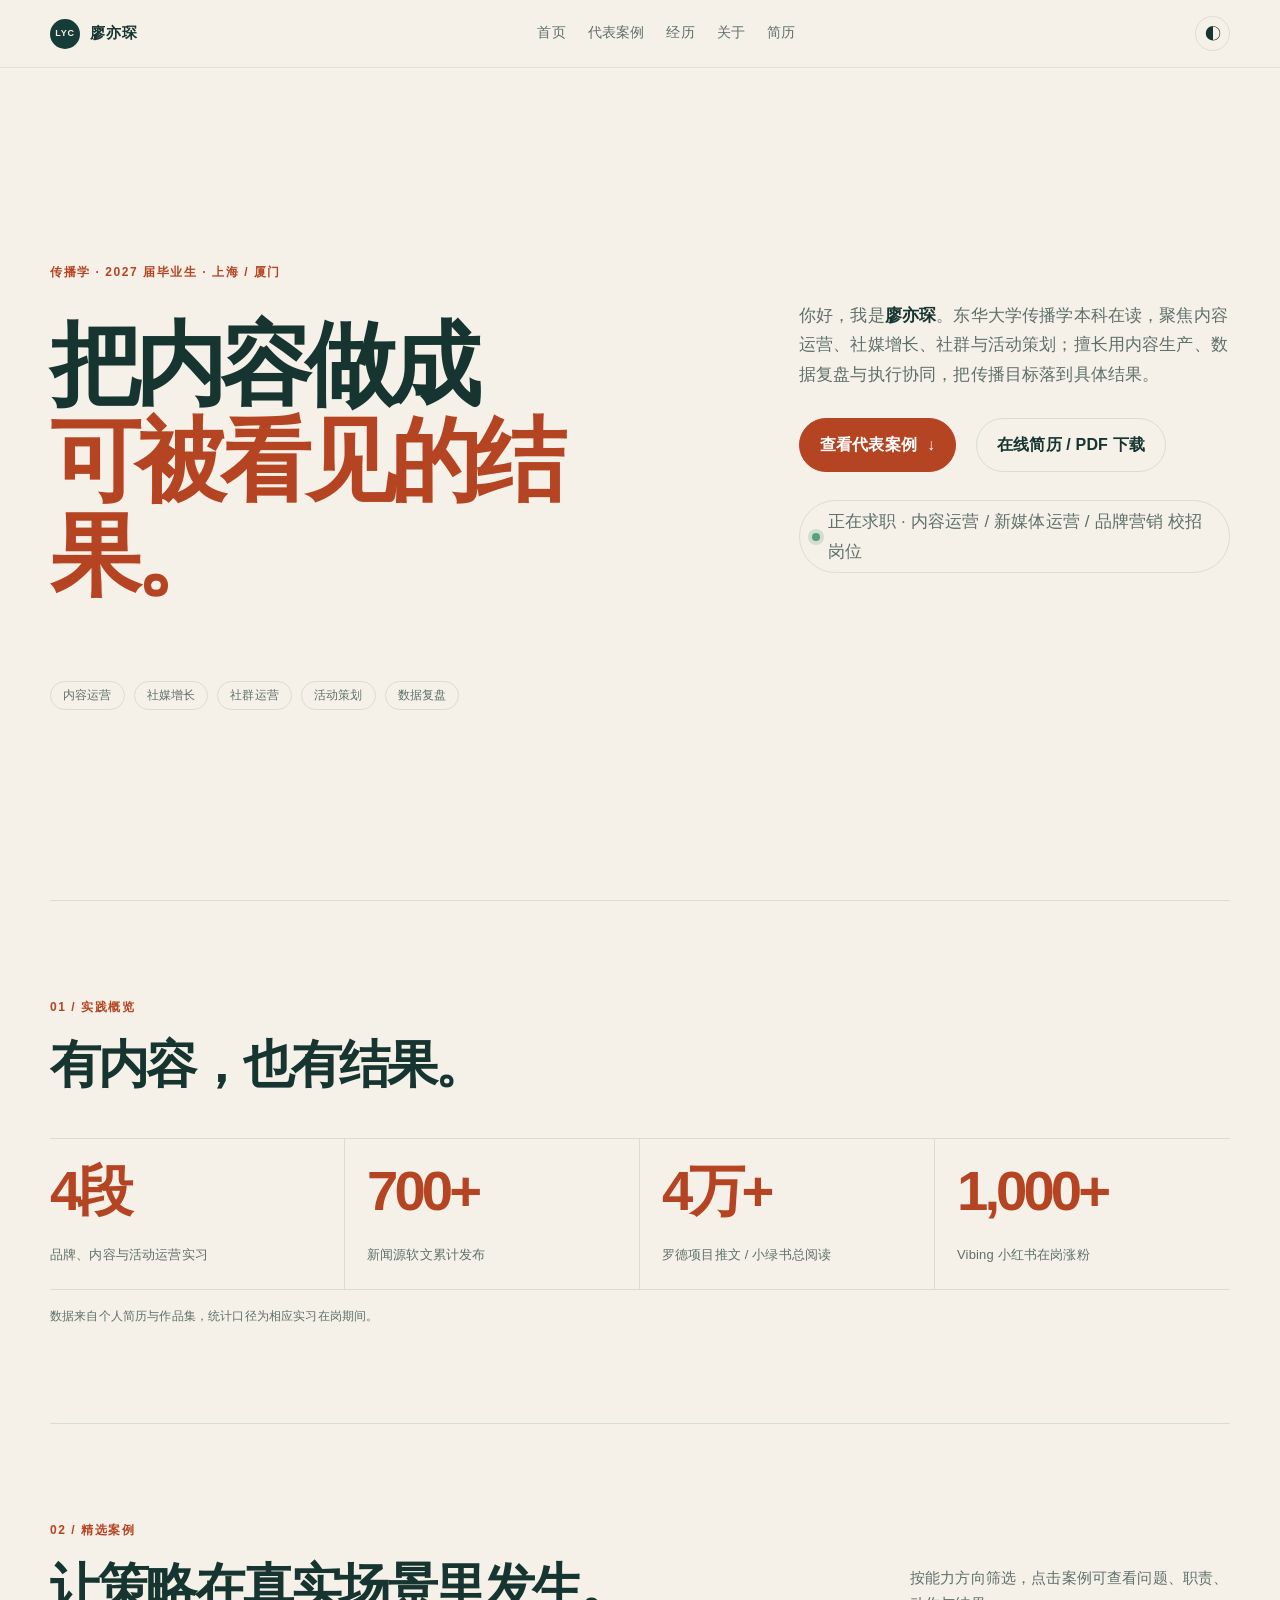
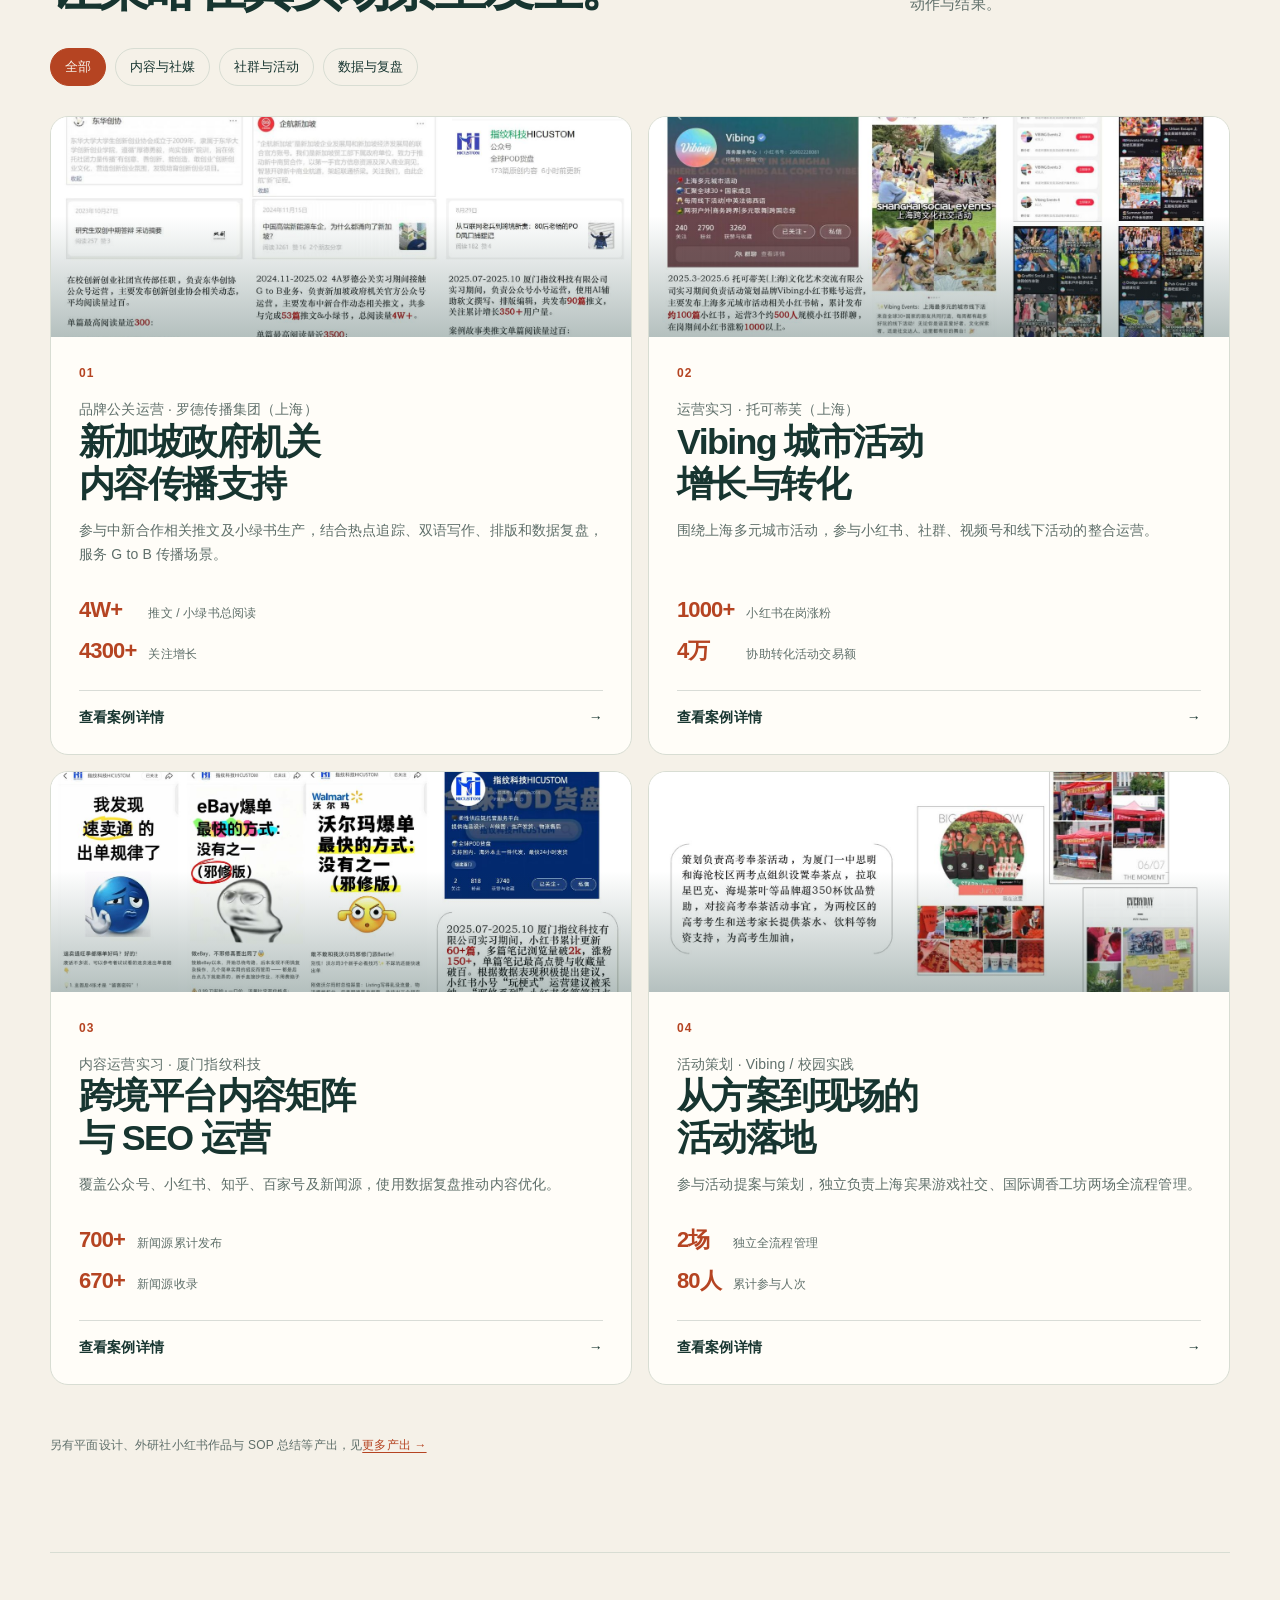
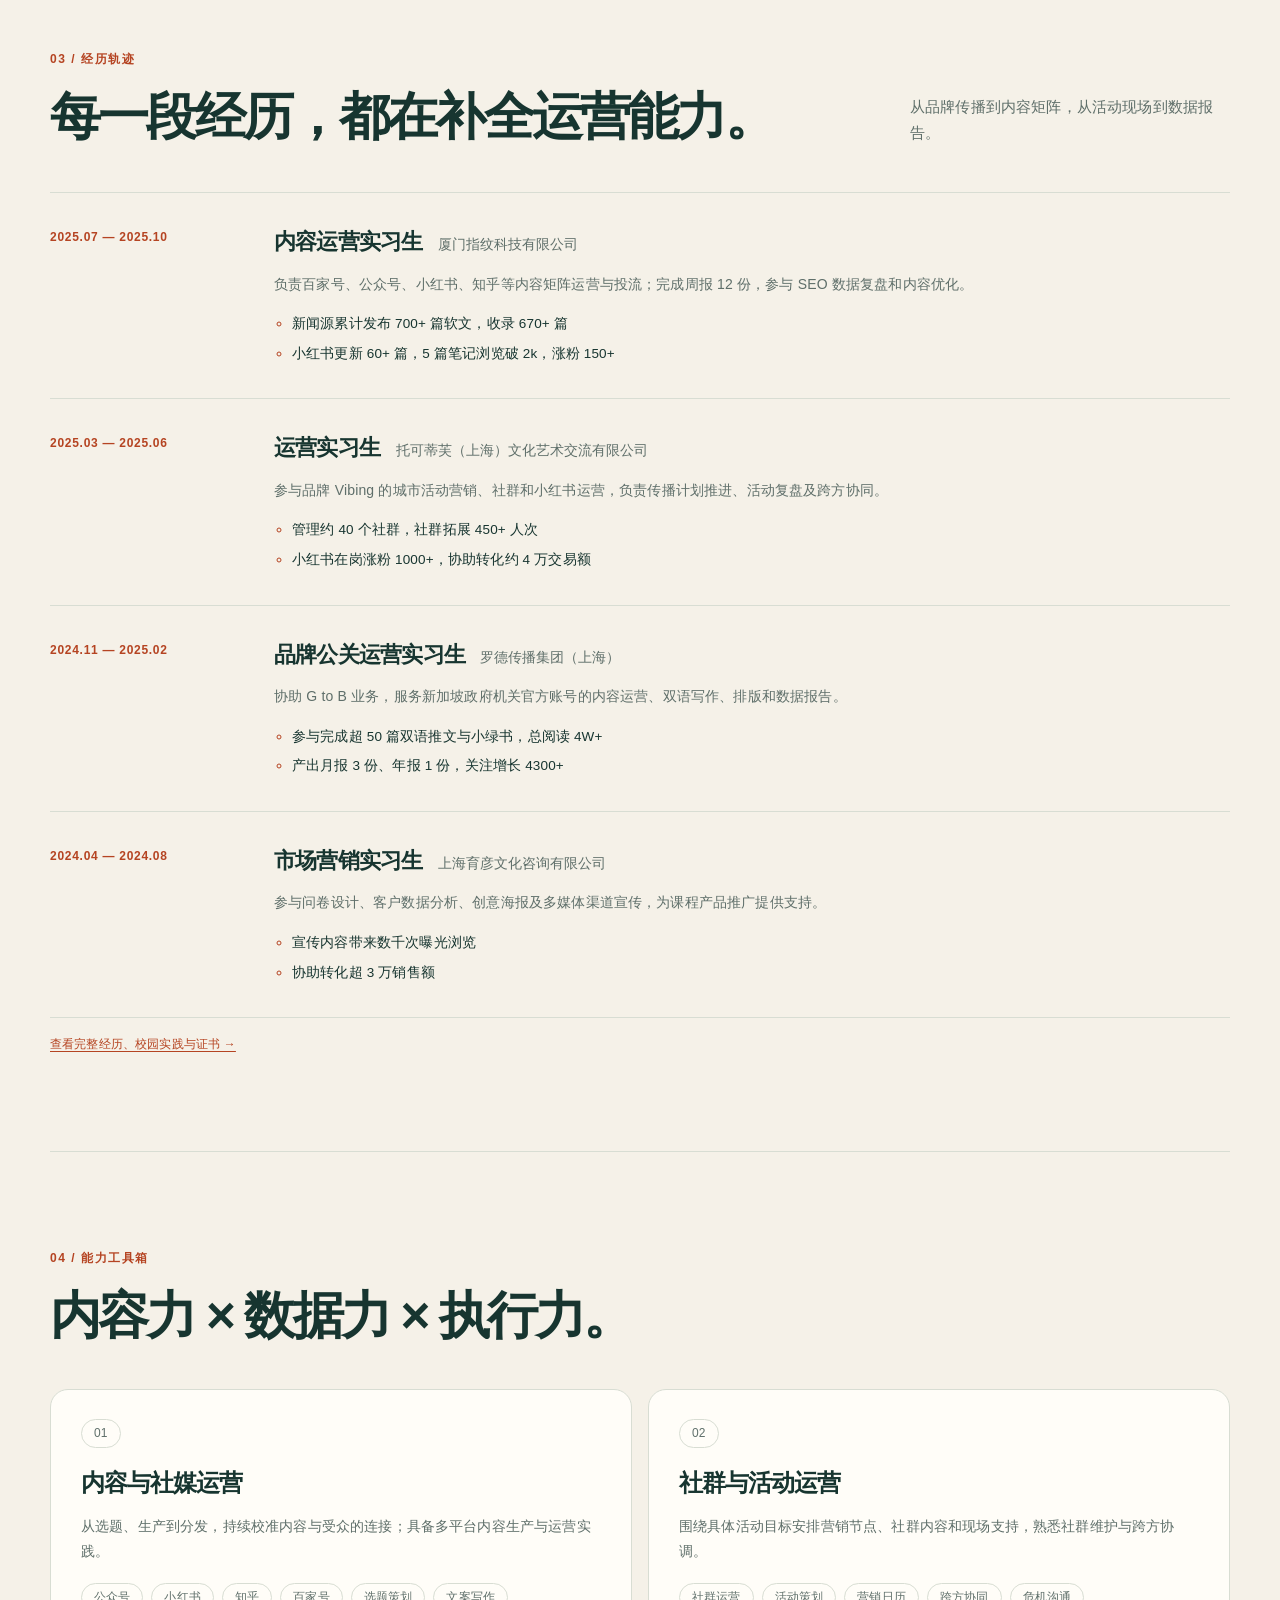
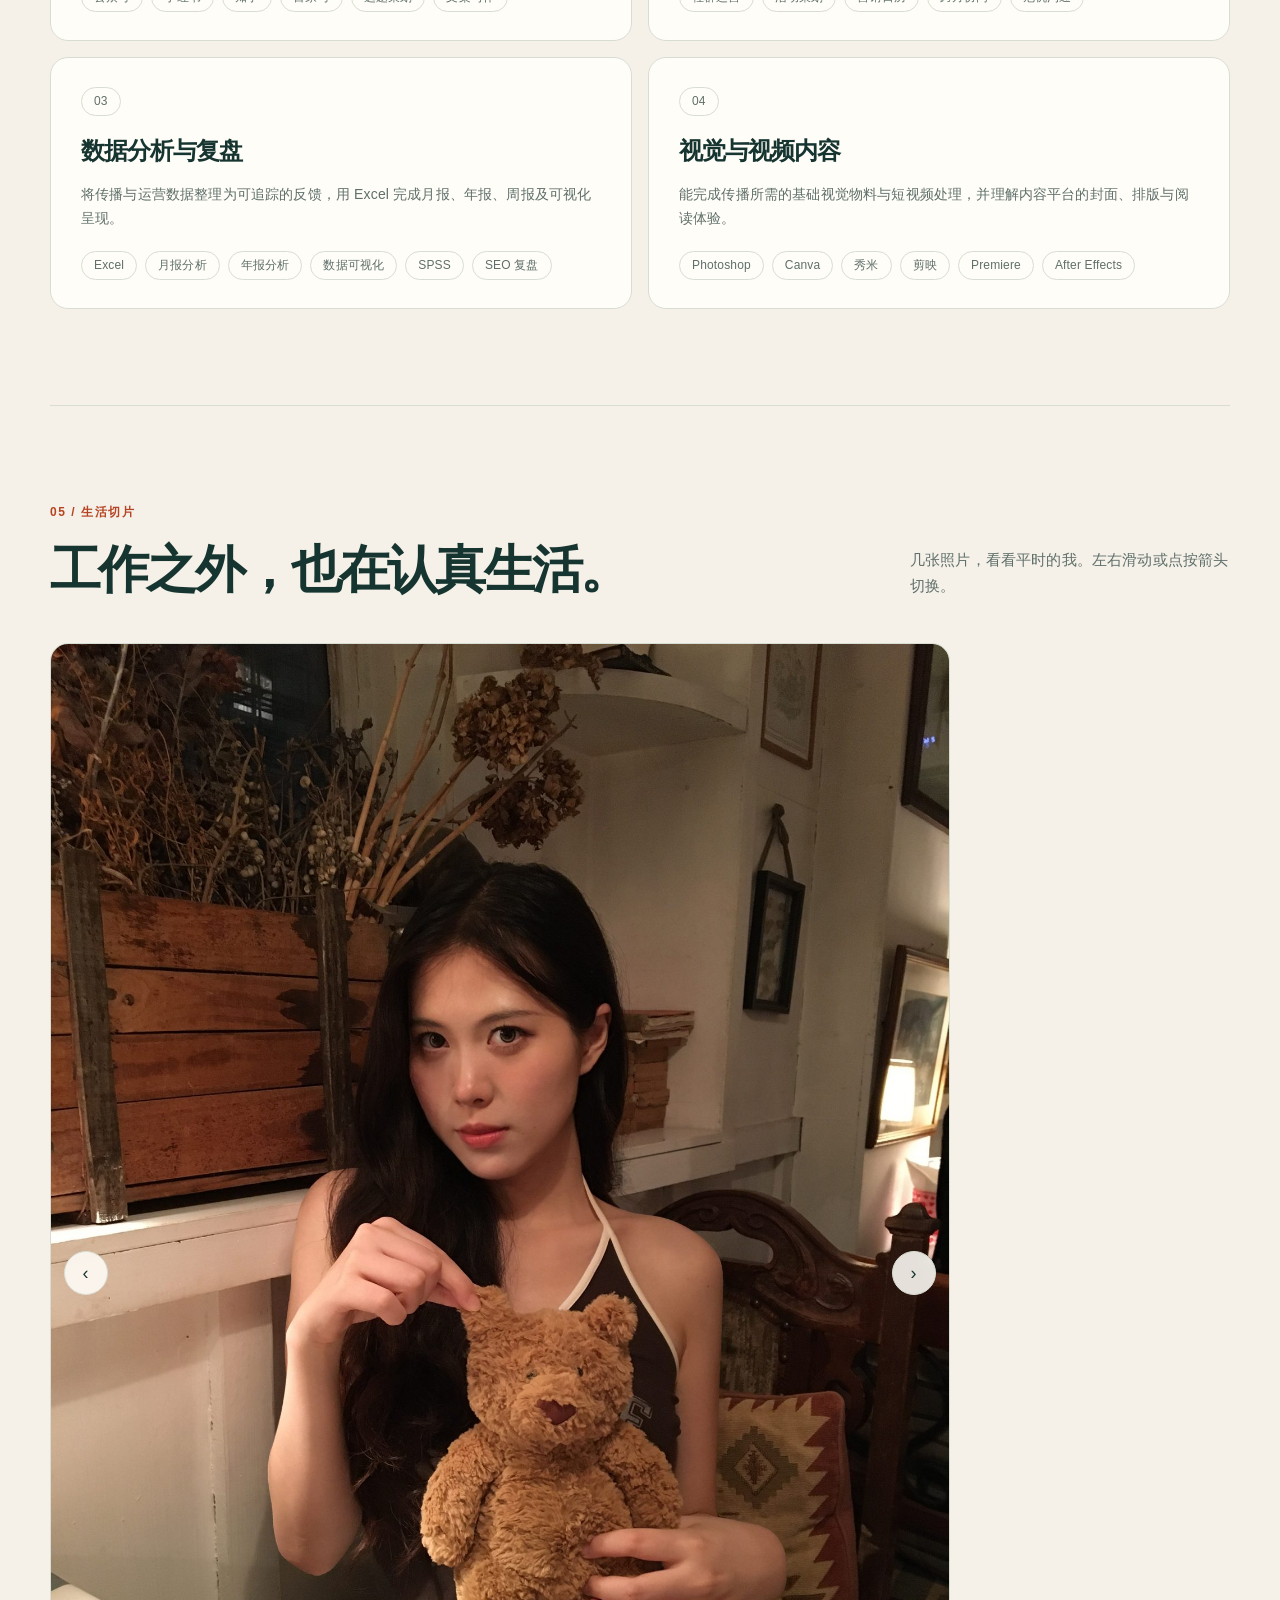
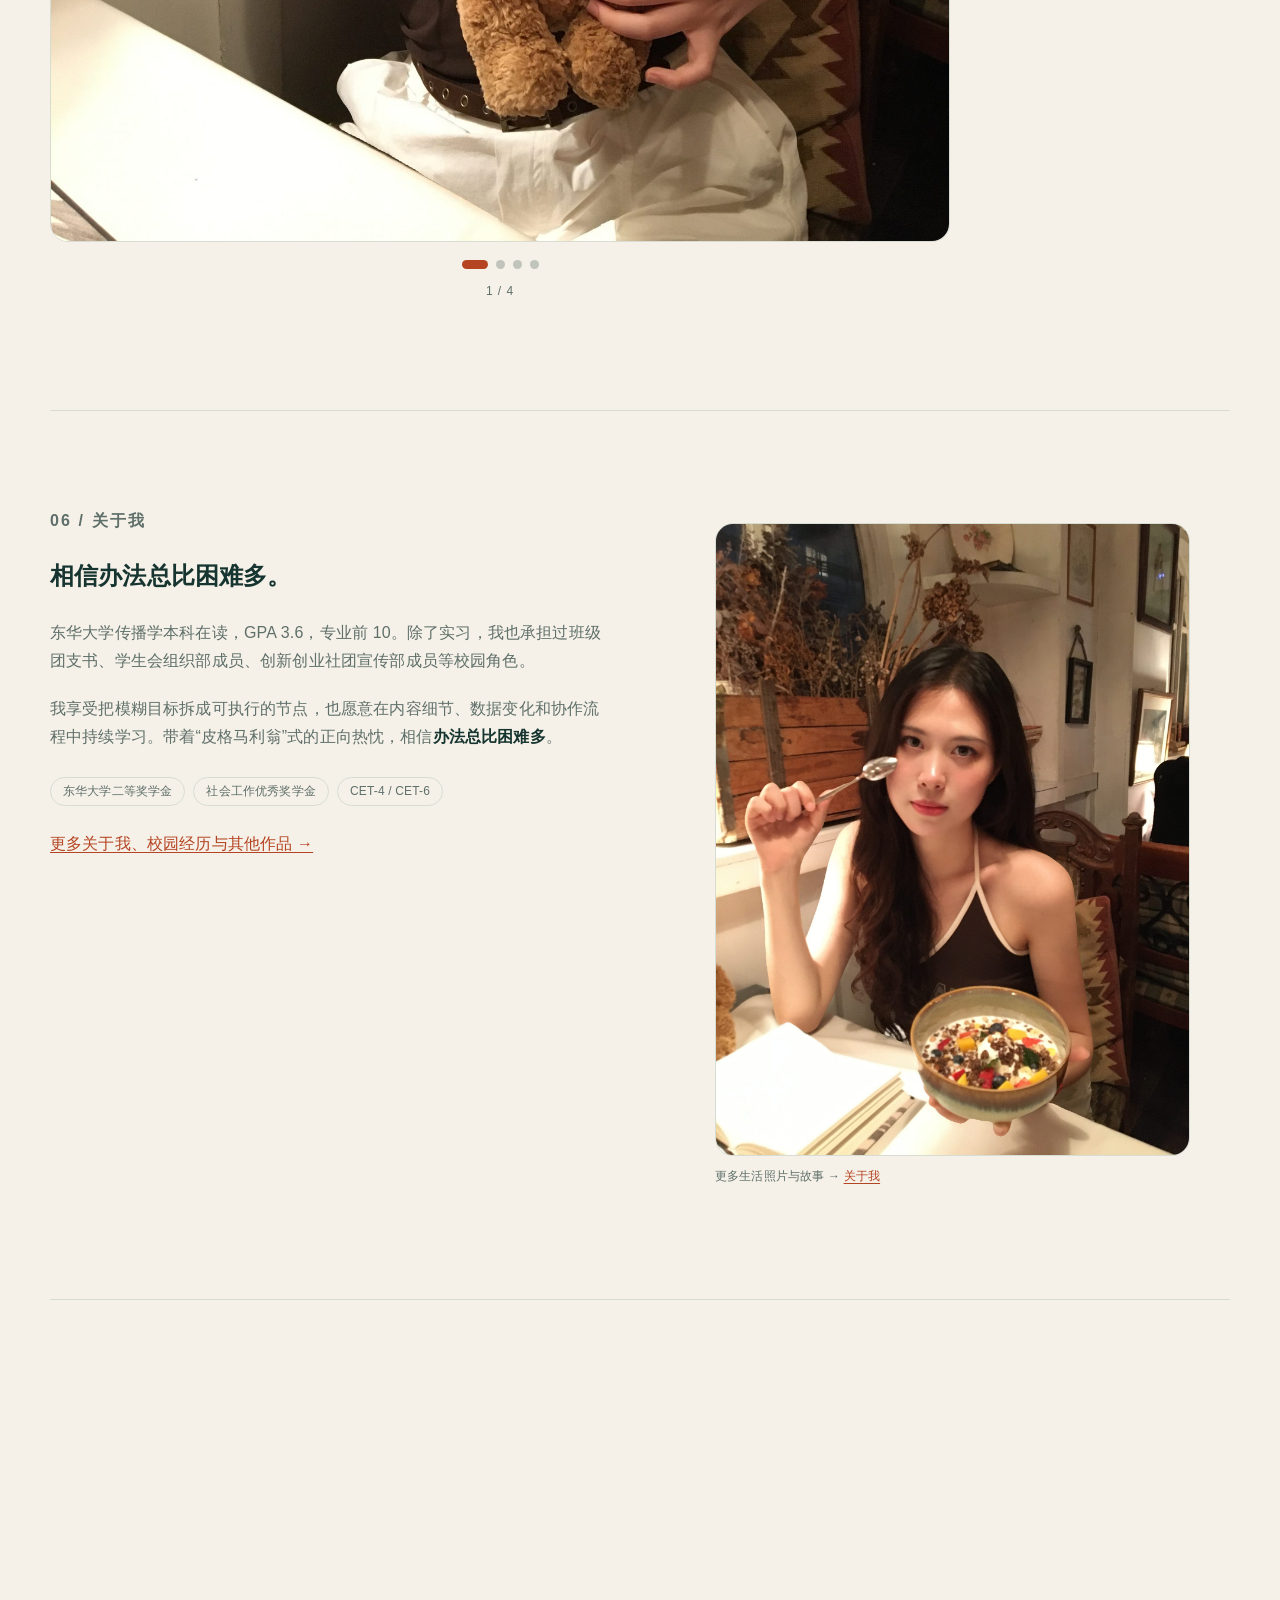
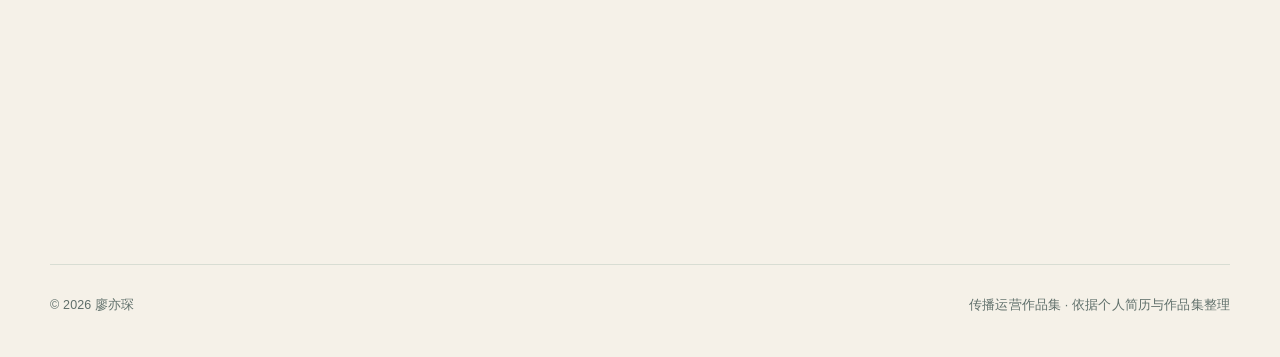
<file: index.html>
<!doctype html>
<html lang="zh-CN">
<head>
  <meta charset="utf-8">
  <meta name="viewport" content="width=device-width, initial-scale=1">
  <title>廖亦琛 | 传播运营 · 2027 届校招求职中</title>
  <meta name="description" content="廖亦琛，东华大学传播学 2027 届本科毕业生，正在寻找内容运营 / 新媒体运营 / 品牌营销方向的校招机会。4 段运营实习，覆盖公众号、小红书、社群、活动与数据复盘。">
  <meta property="og:title" content="廖亦琛 | 传播运营作品集">
  <meta property="og:description" content="内容、社媒、社群与活动运营的可量化实践。2027 届校招求职中。">
  <meta property="og:type" content="website">
  <meta property="og:image" content="https://betterbetty.github.io/assets/og-image.jpg">
  <meta name="theme-color" content="#f5f1e8">
  <link rel="icon" href="favicon.svg" type="image/svg+xml">
  <link rel="stylesheet" href="css/site.css">
  <script src="js/site.js" defer></script>
</head>
<body>
  <a class="skip" href="#main">跳到主要内容</a>

  <header class="site-header">
    <a class="brand" href="index.html" aria-label="返回首页"><span class="brand-mark">LYC</span><span>廖亦琛</span></a>
    <nav class="site-nav" aria-label="主导航">
      <a href="index.html">首页</a>
      <a href="index.html#work">代表案例</a>
      <a href="experience.html">经历</a>
      <a href="about.html">关于</a>
      <a href="resume.html">简历</a>
    </nav>
    <div class="header-actions">
      <button class="theme-toggle" type="button" aria-label="切换深色模式" aria-pressed="false"></button>
      <button class="nav-toggle" type="button" aria-label="打开菜单" aria-expanded="false"><span aria-hidden="true">☰</span></button>
    </div>
  </header>

  <nav class="mobile-nav" aria-label="移动端导航">
    <a href="index.html">首页</a>
    <a href="index.html#work">代表案例</a>
    <a href="experience.html">经历</a>
    <a href="about.html">关于</a>
    <a href="resume.html">简历</a>
  </nav>

  <main id="main">
    <section id="top" class="hero section" data-spy>
      <p class="eyebrow reveal">传播学 · 2027 届毕业生 · 上海 / 厦门</p>
      <div class="hero-grid">
        <h1 class="reveal">把内容做成<br><em>可被看见的结果。</em></h1>
        <div class="hero-copy reveal">
          <p>你好，我是<strong>廖亦琛</strong>。东华大学传播学本科在读，聚焦内容运营、社媒增长、社群与活动策划；擅长用内容生产、数据复盘与执行协同，把传播目标落到具体结果。</p>
          <div class="hero-actions">
            <a class="btn btn-primary" href="#work">查看代表案例 <span aria-hidden="true">↓</span></a>
            <a class="btn btn-ghost" href="resume.html">在线简历 / PDF 下载</a>
          </div>
          <p class="availability">正在求职 · 内容运营 / 新媒体运营 / 品牌营销 校招岗位</p>
        </div>
      </div>
      <div class="hero-ribbon reveal" aria-label="能力标签">
        <span class="chip">内容运营</span><span class="chip">社媒增长</span><span class="chip">社群运营</span><span class="chip">活动策划</span><span class="chip">数据复盘</span>
      </div>
    </section>

    <section class="section proof" aria-labelledby="proof-title">
      <div class="section-heading reveal">
        <p class="eyebrow">01 / 实践概览</p>
        <h2 id="proof-title">有内容，也有结果。</h2>
      </div>
      <div class="metrics reveal">
        <article class="metric"><strong data-count="4" data-suffix="段">0</strong><span>品牌、内容与活动运营实习</span></article>
        <article class="metric"><strong data-count="700" data-suffix="+">0</strong><span>新闻源软文累计发布</span></article>
        <article class="metric"><strong data-count="4" data-suffix="万+">0</strong><span>罗德项目推文 / 小绿书总阅读</span></article>
        <article class="metric"><strong data-count="1000" data-suffix="+">0</strong><span>Vibing 小红书在岗涨粉</span></article>
      </div>
      <p class="source-note reveal">数据来自个人简历与作品集，统计口径为相应实习在岗期间。</p>
    </section>

    <section id="work" class="section work" aria-labelledby="work-title" data-spy>
      <div class="section-heading split reveal">
        <div>
          <p class="eyebrow">02 / 精选案例</p>
          <h2 id="work-title">让策略在真实场景里发生。</h2>
        </div>
        <p>按能力方向筛选，点击案例可查看问题、职责、动作与结果。</p>
      </div>
      <div class="filters reveal" aria-label="案例筛选">
        <button class="filter is-active" data-filter="all" type="button">全部</button>
        <button class="filter" data-filter="content" type="button">内容与社媒</button>
        <button class="filter" data-filter="community" type="button">社群与活动</button>
        <button class="filter" data-filter="data" type="button">数据与复盘</button>
      </div>
      <div class="case-grid reveal">
        <a class="case" data-category="content data" href="works/rodeo.html">
          <div class="case-cover"><img src="assets/works/slide-04.jpg" alt="新加坡政府机关公众号推文案例页" loading="lazy"></div>
          <div class="case-body">
            <span class="case-index">01</span>
            <p class="case-meta">品牌公关运营 · 罗德传播集团（上海）</p>
            <h3>新加坡政府机关<br>内容传播支持</h3>
            <p>参与中新合作相关推文及小绿书生产，结合热点追踪、双语写作、排版和数据复盘，服务 G to B 传播场景。</p>
            <div class="case-result"><b>4W+</b><span>推文 / 小绿书总阅读</span><b>4300+</b><span>关注增长</span></div>
            <span class="case-more">查看案例详情 <span aria-hidden="true">→</span></span>
          </div>
        </a>
        <a class="case" data-category="content community" href="works/vibing.html">
          <div class="case-cover"><img src="assets/works/slide-05.jpg" alt="Vibing 小红书运营案例页" loading="lazy"></div>
          <div class="case-body">
            <span class="case-index">02</span>
            <p class="case-meta">运营实习 · 托可蒂芙（上海）</p>
            <h3>Vibing 城市活动<br>增长与转化</h3>
            <p>围绕上海多元城市活动，参与小红书、社群、视频号和线下活动的整合运营。</p>
            <div class="case-result"><b>1000+</b><span>小红书在岗涨粉</span><b>4万</b><span>协助转化活动交易额</span></div>
            <span class="case-more">查看案例详情 <span aria-hidden="true">→</span></span>
          </div>
        </a>
        <a class="case" data-category="content data" href="works/hicustom.html">
          <div class="case-cover"><img src="assets/works/slide-07.jpg" alt="HICUSTOM 小红书内容案例页" loading="lazy"></div>
          <div class="case-body">
            <span class="case-index">03</span>
            <p class="case-meta">内容运营实习 · 厦门指纹科技</p>
            <h3>跨境平台内容矩阵<br>与 SEO 运营</h3>
            <p>覆盖公众号、小红书、知乎、百家号及新闻源，使用数据复盘推动内容优化。</p>
            <div class="case-result"><b>700+</b><span>新闻源累计发布</span><b>670+</b><span>新闻源收录</span></div>
            <span class="case-more">查看案例详情 <span aria-hidden="true">→</span></span>
          </div>
        </a>
        <a class="case" data-category="community" href="works/events.html">
          <div class="case-cover"><img src="assets/works/slide-10.jpg" alt="高考奉茶活动案例页" loading="lazy"></div>
          <div class="case-body">
            <span class="case-index">04</span>
            <p class="case-meta">活动策划 · Vibing / 校园实践</p>
            <h3>从方案到现场的<br>活动落地</h3>
            <p>参与活动提案与策划，独立负责上海宾果游戏社交、国际调香工坊两场全流程管理。</p>
            <div class="case-result"><b>2场</b><span>独立全流程管理</span><b>80人</b><span>累计参与人次</span></div>
            <span class="case-more">查看案例详情 <span aria-hidden="true">→</span></span>
          </div>
        </a>
      </div>
      <p class="filter-status" data-filter-status aria-live="polite"></p>
      <p class="source-note">另有平面设计、外研社小红书作品与 SOP 总结等产出，见<a href="works/other.html">更多产出 →</a></p>
    </section>

    <section id="experience" class="section" aria-labelledby="exp-title" data-spy>
      <div class="section-heading split reveal">
        <div>
          <p class="eyebrow">03 / 经历轨迹</p>
          <h2 id="exp-title">每一段经历，都在补全运营能力。</h2>
        </div>
        <p>从品牌传播到内容矩阵，从活动现场到数据报告。</p>
      </div>
      <ol class="timeline reveal">
        <li>
          <p class="timeline-date">2025.07 — 2025.10</p>
          <div>
            <h3>内容运营实习生 <span>厦门指纹科技有限公司</span></h3>
            <p>负责百家号、公众号、小红书、知乎等内容矩阵运营与投流；完成周报 12 份，参与 SEO 数据复盘和内容优化。</p>
            <ul><li>新闻源累计发布 700+ 篇软文，收录 670+ 篇</li><li>小红书更新 60+ 篇，5 篇笔记浏览破 2k，涨粉 150+</li></ul>
          </div>
        </li>
        <li>
          <p class="timeline-date">2025.03 — 2025.06</p>
          <div>
            <h3>运营实习生 <span>托可蒂芙（上海）文化艺术交流有限公司</span></h3>
            <p>参与品牌 Vibing 的城市活动营销、社群和小红书运营，负责传播计划推进、活动复盘及跨方协同。</p>
            <ul><li>管理约 40 个社群，社群拓展 450+ 人次</li><li>小红书在岗涨粉 1000+，协助转化约 4 万交易额</li></ul>
          </div>
        </li>
        <li>
          <p class="timeline-date">2024.11 — 2025.02</p>
          <div>
            <h3>品牌公关运营实习生 <span>罗德传播集团（上海）</span></h3>
            <p>协助 G to B 业务，服务新加坡政府机关官方账号的内容运营、双语写作、排版和数据报告。</p>
            <ul><li>参与完成超 50 篇双语推文与小绿书，总阅读 4W+</li><li>产出月报 3 份、年报 1 份，关注增长 4300+</li></ul>
          </div>
        </li>
        <li>
          <p class="timeline-date">2024.04 — 2024.08</p>
          <div>
            <h3>市场营销实习生 <span>上海育彦文化咨询有限公司</span></h3>
            <p>参与问卷设计、客户数据分析、创意海报及多媒体渠道宣传，为课程产品推广提供支持。</p>
            <ul><li>宣传内容带来数千次曝光浏览</li><li>协助转化超 3 万销售额</li></ul>
          </div>
        </li>
      </ol>
      <p class="source-note reveal"><a href="experience.html">查看完整经历、校园实践与证书 →</a></p>
    </section>

    <section class="section" aria-labelledby="skill-title">
      <div class="section-heading reveal">
        <p class="eyebrow">04 / 能力工具箱</p>
        <h2 id="skill-title">内容力 × 数据力 × 执行力。</h2>
      </div>
      <div class="skill-grid">
        <article class="skill-card reveal">
          <span class="chip">01</span>
          <h3>内容与社媒运营</h3>
          <p>从选题、生产到分发，持续校准内容与受众的连接；具备多平台内容生产与运营实践。</p>
          <div class="tags"><span class="tag">公众号</span><span class="tag">小红书</span><span class="tag">知乎</span><span class="tag">百家号</span><span class="tag">选题策划</span><span class="tag">文案写作</span></div>
        </article>
        <article class="skill-card reveal">
          <span class="chip">02</span>
          <h3>社群与活动运营</h3>
          <p>围绕具体活动目标安排营销节点、社群内容和现场支持，熟悉社群维护与跨方协调。</p>
          <div class="tags"><span class="tag">社群运营</span><span class="tag">活动策划</span><span class="tag">营销日历</span><span class="tag">跨方协同</span><span class="tag">危机沟通</span></div>
        </article>
        <article class="skill-card reveal">
          <span class="chip">03</span>
          <h3>数据分析与复盘</h3>
          <p>将传播与运营数据整理为可追踪的反馈，用 Excel 完成月报、年报、周报及可视化呈现。</p>
          <div class="tags"><span class="tag">Excel</span><span class="tag">月报分析</span><span class="tag">年报分析</span><span class="tag">数据可视化</span><span class="tag">SPSS</span><span class="tag">SEO 复盘</span></div>
        </article>
        <article class="skill-card reveal">
          <span class="chip">04</span>
          <h3>视觉与视频内容</h3>
          <p>能完成传播所需的基础视觉物料与短视频处理，并理解内容平台的封面、排版与阅读体验。</p>
          <div class="tags"><span class="tag">Photoshop</span><span class="tag">Canva</span><span class="tag">秀米</span><span class="tag">剪映</span><span class="tag">Premiere</span><span class="tag">After Effects</span></div>
        </article>
      </div>
    </section>

    <section class="section" aria-labelledby="life-title">
      <div class="section-heading split reveal">
        <div>
          <p class="eyebrow">05 / 生活切片</p>
          <h2 id="life-title">工作之外，也在认真生活。</h2>
        </div>
        <p>几张照片，看看平时的我。左右滑动或点按箭头切换。</p>
      </div>
      <div class="slider-wrap reveal" data-slider aria-roledescription="轮播图" aria-label="生活照片">
        <div class="slider-viewport">
          <div class="slider-track">
            <div class="slider-slide"><img src="assets/photos/photo-1.jpg" alt="生活照 1" loading="lazy"></div>
            <div class="slider-slide"><img src="assets/photos/photo-2.jpg" alt="生活照 2" loading="lazy"></div>
            <div class="slider-slide"><img src="assets/photos/photo-3.jpg" alt="生活照 3" loading="lazy"></div>
            <div class="slider-slide"><img src="assets/photos/photo-4.jpg" alt="生活照 4" loading="lazy"></div>
          </div>
        </div>
        <button class="slider-nav slider-prev" type="button" aria-label="上一张">‹</button>
        <button class="slider-nav slider-next" type="button" aria-label="下一张">›</button>
        <div class="slider-dots" aria-hidden="true"></div>
        <p class="slider-count" data-slider-count>1 / 4</p>
      </div>
    </section>

    <section class="section" aria-labelledby="about-title">
      <div class="about-grid">
        <div class="about-copy reveal">
          <p class="eyebrow">06 / 关于我</p>
          <h2 id="about-title" class="section-heading" style="margin-bottom:22px">相信办法总比困难多。</h2>
          <p>东华大学传播学本科在读，GPA 3.6，专业前 10。除了实习，我也承担过班级团支书、学生会组织部成员、创新创业社团宣传部成员等校园角色。</p>
          <p>我享受把模糊目标拆成可执行的节点，也愿意在内容细节、数据变化和协作流程中持续学习。带着“皮格马利翁”式的正向热忱，相信<strong>办法总比困难多</strong>。</p>
          <div class="tags" style="margin-top:26px"><span class="award">东华大学二等奖学金</span><span class="award">社会工作优秀奖学金</span><span class="award">CET-4 / CET-6</span></div>
          <p class="source-note" style="margin-top:24px"><a href="about.html">更多关于我、校园经历与其他作品 →</a></p>
        </div>
        <figure class="reveal">
          <a href="about.html" aria-label="查看关于页面的更多生活照片">
            <img src="assets/photos/photo-2.jpg" alt="生活照 2" style="border-radius:18px;border:1px solid var(--line)" loading="lazy">
          </a>
          <figcaption class="source-note" style="margin-top:10px">更多生活照片与故事 → <a href="about.html">关于我</a></figcaption>
        </figure>
      </div>
    </section>

    <section class="section" aria-labelledby="contact-title">
      <div class="contact-band reveal">
        <p>希望了解更多作品细节？</p>
        <h2 id="contact-title">欢迎在招聘沟通中交流。</h2>
        <div class="contact-actions">
          <a class="btn btn-light" href="mailto:13666004293@163.com">发邮件给我 <span aria-hidden="true">→</span></a>
          <a class="btn btn-light" href="assets/resume/resume.pdf" download>下载简历 PDF</a>
        </div>
        <div class="contact-links">
          <span>邮箱：<a href="mailto:13666004293@163.com">13666004293@163.com</a></span>
          <span>小红书：<a href="https://www.xiaohongshu.com/user/profile/27765725394" target="_blank" rel="noreferrer">@27765725394</a></span>
          <span>公众号：<a href="https://weixin.sogou.com/weixin?type=1&query=企航新加坡" target="_blank" rel="noreferrer">企航新加坡</a></span>
        </div>
        <p class="contact-note">公众号「企航新加坡」为实习期间参与运营的新加坡政府机关官方账号；手机号未在页面公开，仅保留在简历 PDF 中。</p>
      </div>
    </section>
  </main>

  <footer>
    <span>© <span data-year></span> 廖亦琛</span>
    <span>传播运营作品集 · 依据个人简历与作品集整理</span>
  </footer>

  <button class="back-top" type="button" aria-label="返回顶部">↑</button>
</body>
</html>
</file>
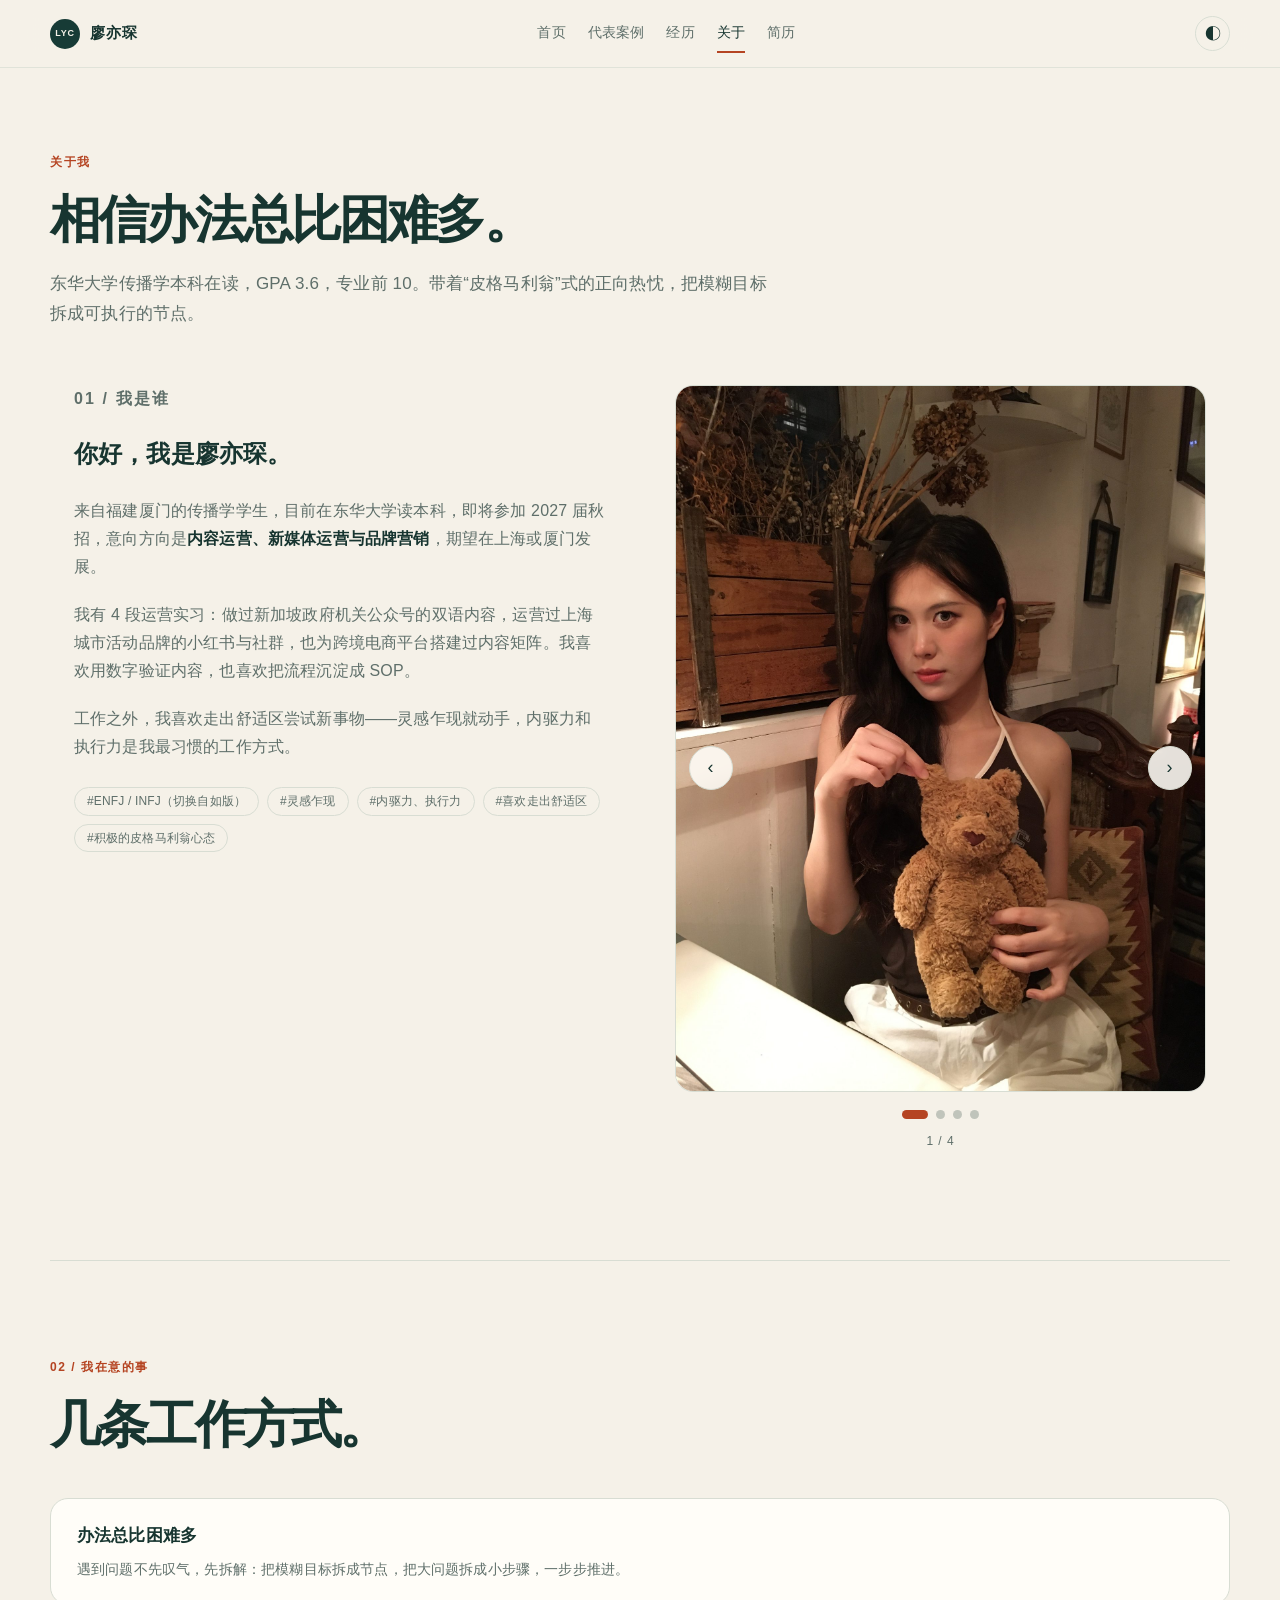
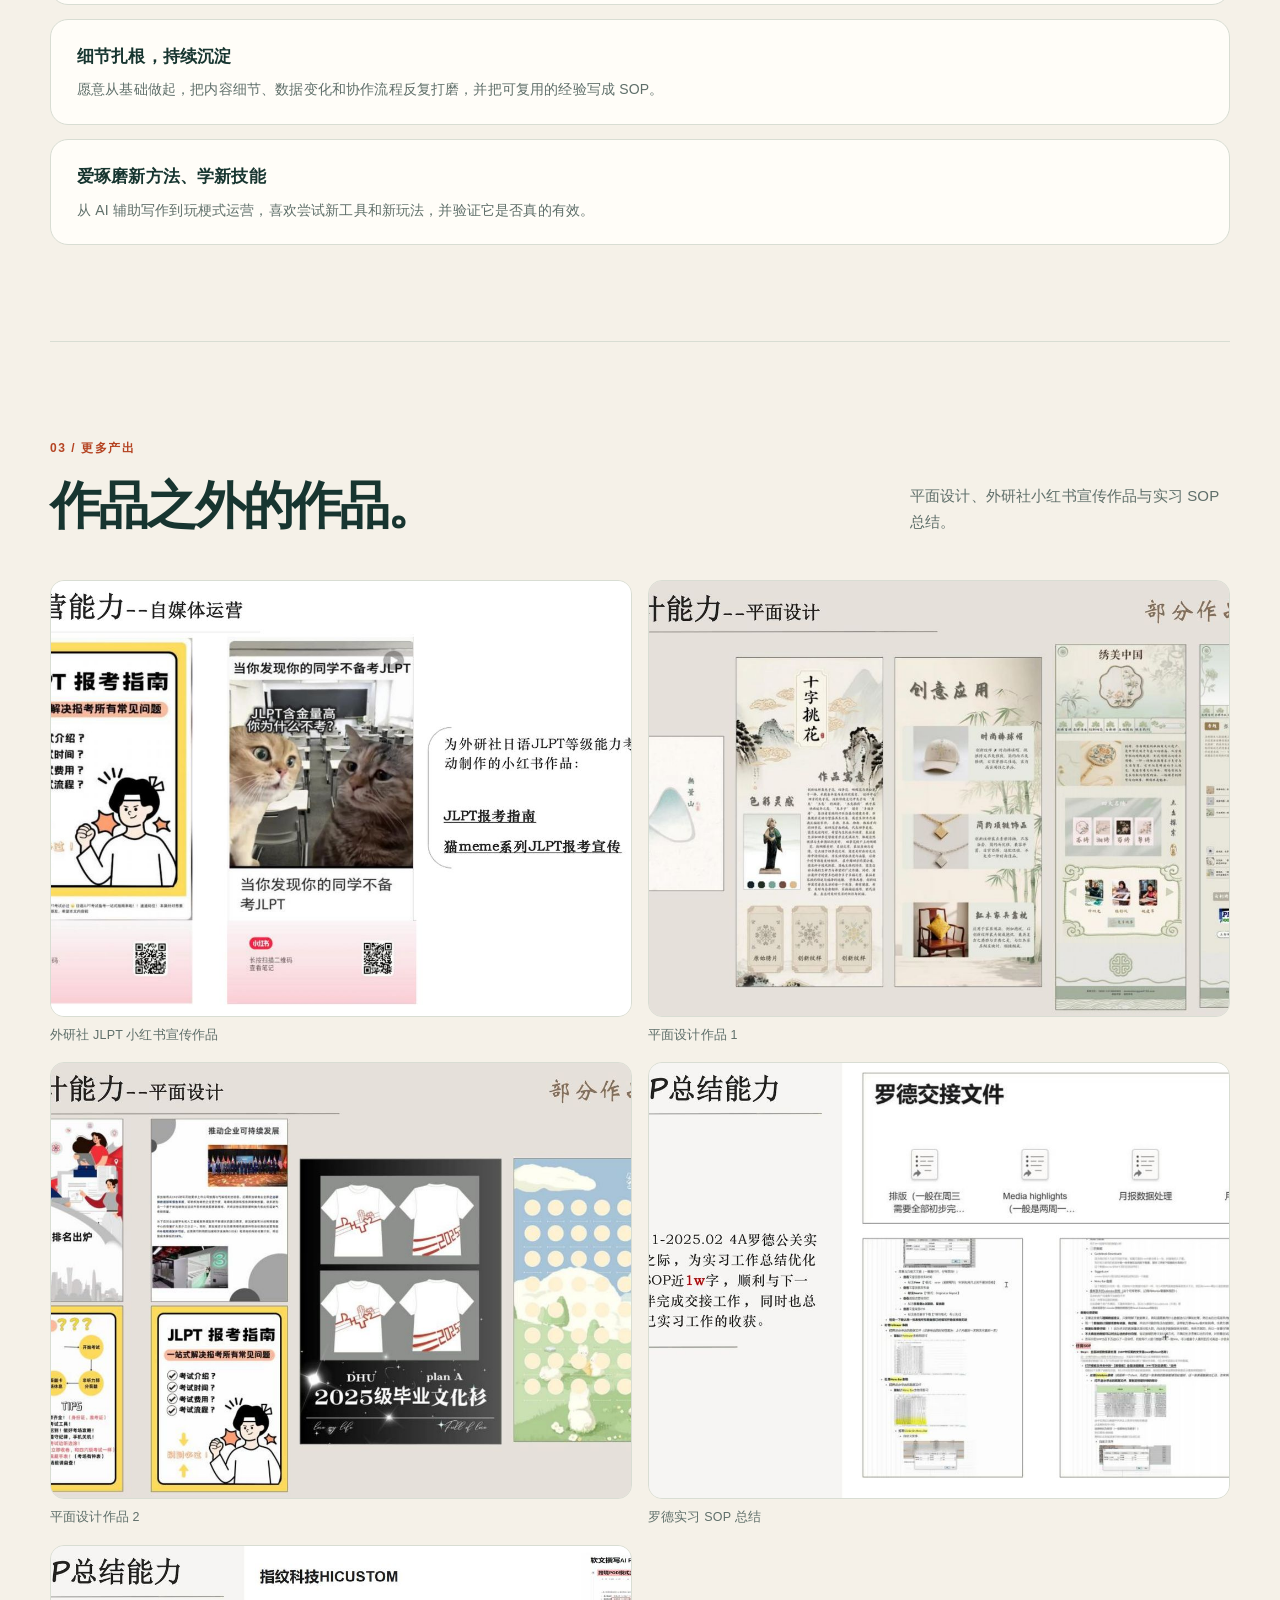
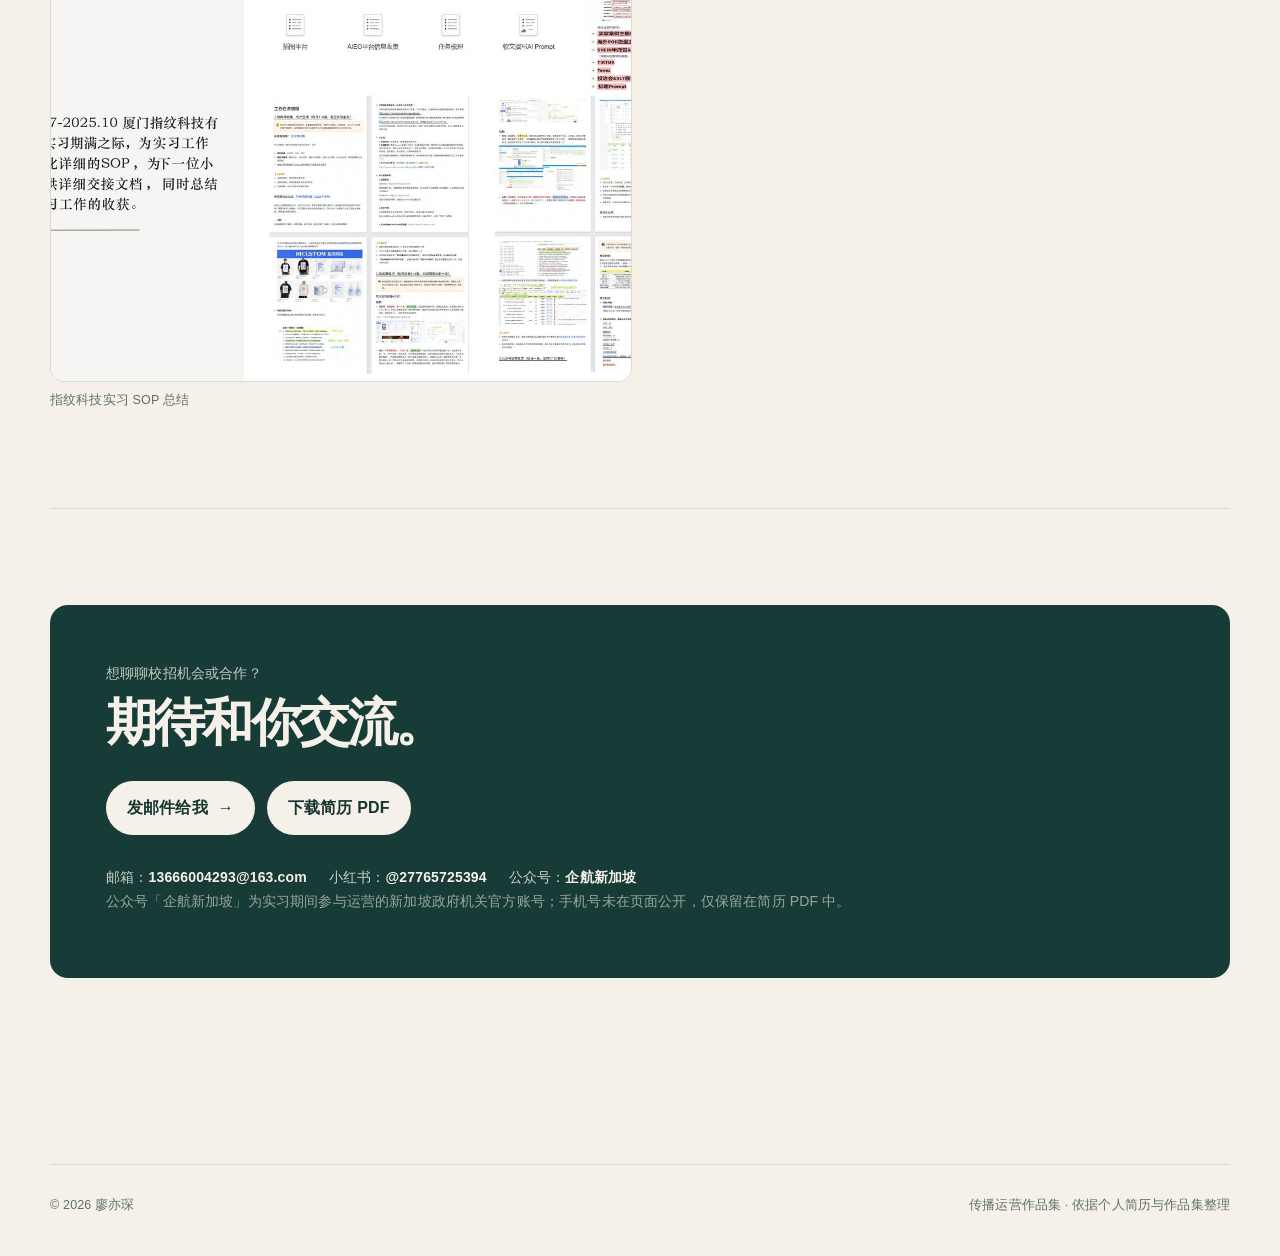
<file: about.html>
<!doctype html>
<html lang="zh-CN">
<head>
  <meta charset="utf-8">
  <meta name="viewport" content="width=device-width, initial-scale=1">
  <title>关于我 | 廖亦琛</title>
  <meta name="description" content="关于廖亦琛：东华大学传播学 2027 届毕业生，相信办法总比困难多。生活照片、价值观、校园经历与更多作品。">
  <meta property="og:title" content="关于我 | 廖亦琛">
  <meta property="og:description" content="相信办法总比困难多。工作之外，也在认真生活。">
  <meta property="og:image" content="https://betterbetty.github.io/assets/og-image.jpg">
  <link rel="icon" href="favicon.svg" type="image/svg+xml">
  <link rel="stylesheet" href="css/site.css">
  <script src="js/site.js" defer></script>
</head>
<body>
  <a class="skip" href="#main">跳到主要内容</a>

  <header class="site-header">
    <a class="brand" href="index.html" aria-label="返回首页"><span class="brand-mark">LYC</span><span>廖亦琛</span></a>
    <nav class="site-nav" aria-label="主导航">
      <a href="index.html">首页</a>
      <a href="index.html#work">代表案例</a>
      <a href="experience.html">经历</a>
      <a href="about.html">关于</a>
      <a href="resume.html">简历</a>
    </nav>
    <div class="header-actions">
      <button class="theme-toggle" type="button" aria-label="切换深色模式" aria-pressed="false"></button>
      <button class="nav-toggle" type="button" aria-label="打开菜单" aria-expanded="false"><span aria-hidden="true">☰</span></button>
    </div>
  </header>

  <nav class="mobile-nav" aria-label="移动端导航">
    <a href="index.html">首页</a>
    <a href="index.html#work">代表案例</a>
    <a href="experience.html">经历</a>
    <a href="about.html">关于</a>
    <a href="resume.html">简历</a>
  </nav>

  <main id="main">
    <div class="page-hero">
      <p class="eyebrow">关于我</p>
      <h1>相信办法总比困难多。</h1>
      <p class="lead">东华大学传播学本科在读，GPA 3.6，专业前 10。带着“皮格马利翁”式的正向热忱，把模糊目标拆成可执行的节点。</p>
    </div>

    <div class="work-layout">
      <section class="section" style="padding-top:0" aria-labelledby="bio-title">
        <div class="about-grid">
          <div class="about-copy">
            <p class="eyebrow">01 / 我是谁</p>
            <h2 id="bio-title" class="section-heading" style="margin-bottom:22px">你好，我是廖亦琛。</h2>
            <p>来自福建厦门的传播学学生，目前在东华大学读本科，即将参加 2027 届秋招，意向方向是<strong>内容运营、新媒体运营与品牌营销</strong>，期望在上海或厦门发展。</p>
            <p>我有 4 段运营实习：做过新加坡政府机关公众号的双语内容，运营过上海城市活动品牌的小红书与社群，也为跨境电商平台搭建过内容矩阵。我喜欢用数字验证内容，也喜欢把流程沉淀成 SOP。</p>
            <p>工作之外，我喜欢走出舒适区尝试新事物——灵感乍现就动手，内驱力和执行力是我最习惯的工作方式。</p>
            <div class="tags" style="margin-top:26px">
              <span class="tag">#ENFJ / INFJ（切换自如版）</span>
              <span class="tag">#灵感乍现</span>
              <span class="tag">#内驱力、执行力</span>
              <span class="tag">#喜欢走出舒适区</span>
              <span class="tag">#积极的皮格马利翁心态</span>
            </div>
          </div>
          <div>
            <div class="slider-wrap" data-slider aria-roledescription="轮播图" aria-label="生活照片">
              <div class="slider-viewport">
                <div class="slider-track">
                  <div class="slider-slide"><img src="assets/photos/photo-1.jpg" alt="生活照 1" loading="lazy"></div>
                  <div class="slider-slide"><img src="assets/photos/photo-2.jpg" alt="生活照 2" loading="lazy"></div>
                  <div class="slider-slide"><img src="assets/photos/photo-3.jpg" alt="生活照 3" loading="lazy"></div>
                  <div class="slider-slide"><img src="assets/photos/photo-4.jpg" alt="生活照 4" loading="lazy"></div>
                </div>
              </div>
              <button class="slider-nav slider-prev" type="button" aria-label="上一张">‹</button>
              <button class="slider-nav slider-next" type="button" aria-label="下一张">›</button>
              <div class="slider-dots" aria-hidden="true"></div>
              <p class="slider-count" data-slider-count>1 / 4</p>
            </div>
          </div>
        </div>
      </section>

      <section class="section section--full" aria-labelledby="values-title">
        <div class="section-heading reveal">
          <p class="eyebrow">02 / 我在意的事</p>
          <h2 id="values-title">几条工作方式。</h2>
        </div>
        <div class="values">
          <article class="value reveal">
            <b>办法总比困难多</b>
            <p>遇到问题不先叹气，先拆解：把模糊目标拆成节点，把大问题拆成小步骤，一步步推进。</p>
          </article>
          <article class="value reveal">
            <b>细节扎根，持续沉淀</b>
            <p>愿意从基础做起，把内容细节、数据变化和协作流程反复打磨，并把可复用的经验写成 SOP。</p>
          </article>
          <article class="value reveal">
            <b>爱琢磨新方法、学新技能</b>
            <p>从 AI 辅助写作到玩梗式运营，喜欢尝试新工具和新玩法，并验证它是否真的有效。</p>
          </article>
        </div>
      </section>

      <section class="section section--full" aria-labelledby="more-title">
        <div class="section-heading split reveal">
          <div>
            <p class="eyebrow">03 / 更多产出</p>
            <h2 id="more-title">作品之外的作品。</h2>
          </div>
          <p>平面设计、外研社小红书宣传作品与实习 SOP 总结。</p>
        </div>
        <div class="gallery reveal">
          <figure>
            <a href="assets/works/slide-06.jpg" data-lightbox="more" data-caption="外研社 JLPT 小红书宣传作品">
              <img src="assets/works/slide-06.jpg" alt="外研社 JLPT 小红书宣传作品截图" loading="lazy">
            </a>
            <figcaption>外研社 JLPT 小红书宣传作品</figcaption>
          </figure>
          <figure>
            <a href="assets/works/slide-18.jpg" data-lightbox="more" data-caption="平面设计作品 1">
              <img src="assets/works/slide-18.jpg" alt="平面设计作品 1 截图" loading="lazy">
            </a>
            <figcaption>平面设计作品 1</figcaption>
          </figure>
          <figure>
            <a href="assets/works/slide-19.jpg" data-lightbox="more" data-caption="平面设计作品 2">
              <img src="assets/works/slide-19.jpg" alt="平面设计作品 2 截图" loading="lazy">
            </a>
            <figcaption>平面设计作品 2</figcaption>
          </figure>
          <figure>
            <a href="assets/works/slide-20.jpg" data-lightbox="more" data-caption="罗德实习 SOP 总结">
              <img src="assets/works/slide-20.jpg" alt="罗德实习 SOP 总结截图" loading="lazy">
            </a>
            <figcaption>罗德实习 SOP 总结</figcaption>
          </figure>
          <figure>
            <a href="assets/works/slide-21.jpg" data-lightbox="more" data-caption="指纹科技实习 SOP 总结">
              <img src="assets/works/slide-21.jpg" alt="指纹科技实习 SOP 总结截图" loading="lazy">
            </a>
            <figcaption>指纹科技实习 SOP 总结</figcaption>
          </figure>
        </div>
      </section>

      <section class="section section--full" aria-labelledby="contact-title">
        <div class="contact-band reveal">
          <p>想聊聊校招机会或合作？</p>
          <h2 id="contact-title">期待和你交流。</h2>
          <div class="contact-actions">
            <a class="btn btn-light" href="mailto:13666004293@163.com">发邮件给我 <span aria-hidden="true">→</span></a>
            <a class="btn btn-light" href="assets/resume/resume.pdf" download>下载简历 PDF</a>
          </div>
          <div class="contact-links">
            <span>邮箱：<a href="mailto:13666004293@163.com">13666004293@163.com</a></span>
            <span>小红书：<a href="https://www.xiaohongshu.com/user/profile/27765725394" target="_blank" rel="noreferrer">@27765725394</a></span>
            <span>公众号：<a href="https://weixin.sogou.com/weixin?type=1&query=企航新加坡" target="_blank" rel="noreferrer">企航新加坡</a></span>
          </div>
          <p class="contact-note">公众号「企航新加坡」为实习期间参与运营的新加坡政府机关官方账号；手机号未在页面公开，仅保留在简历 PDF 中。</p>
        </div>
      </section>
    </div>
  </main>

  <footer>
    <span>© <span data-year></span> 廖亦琛</span>
    <span>传播运营作品集 · 依据个人简历与作品集整理</span>
  </footer>

  <button class="back-top" type="button" aria-label="返回顶部">↑</button>
</body>
</html>
</file>
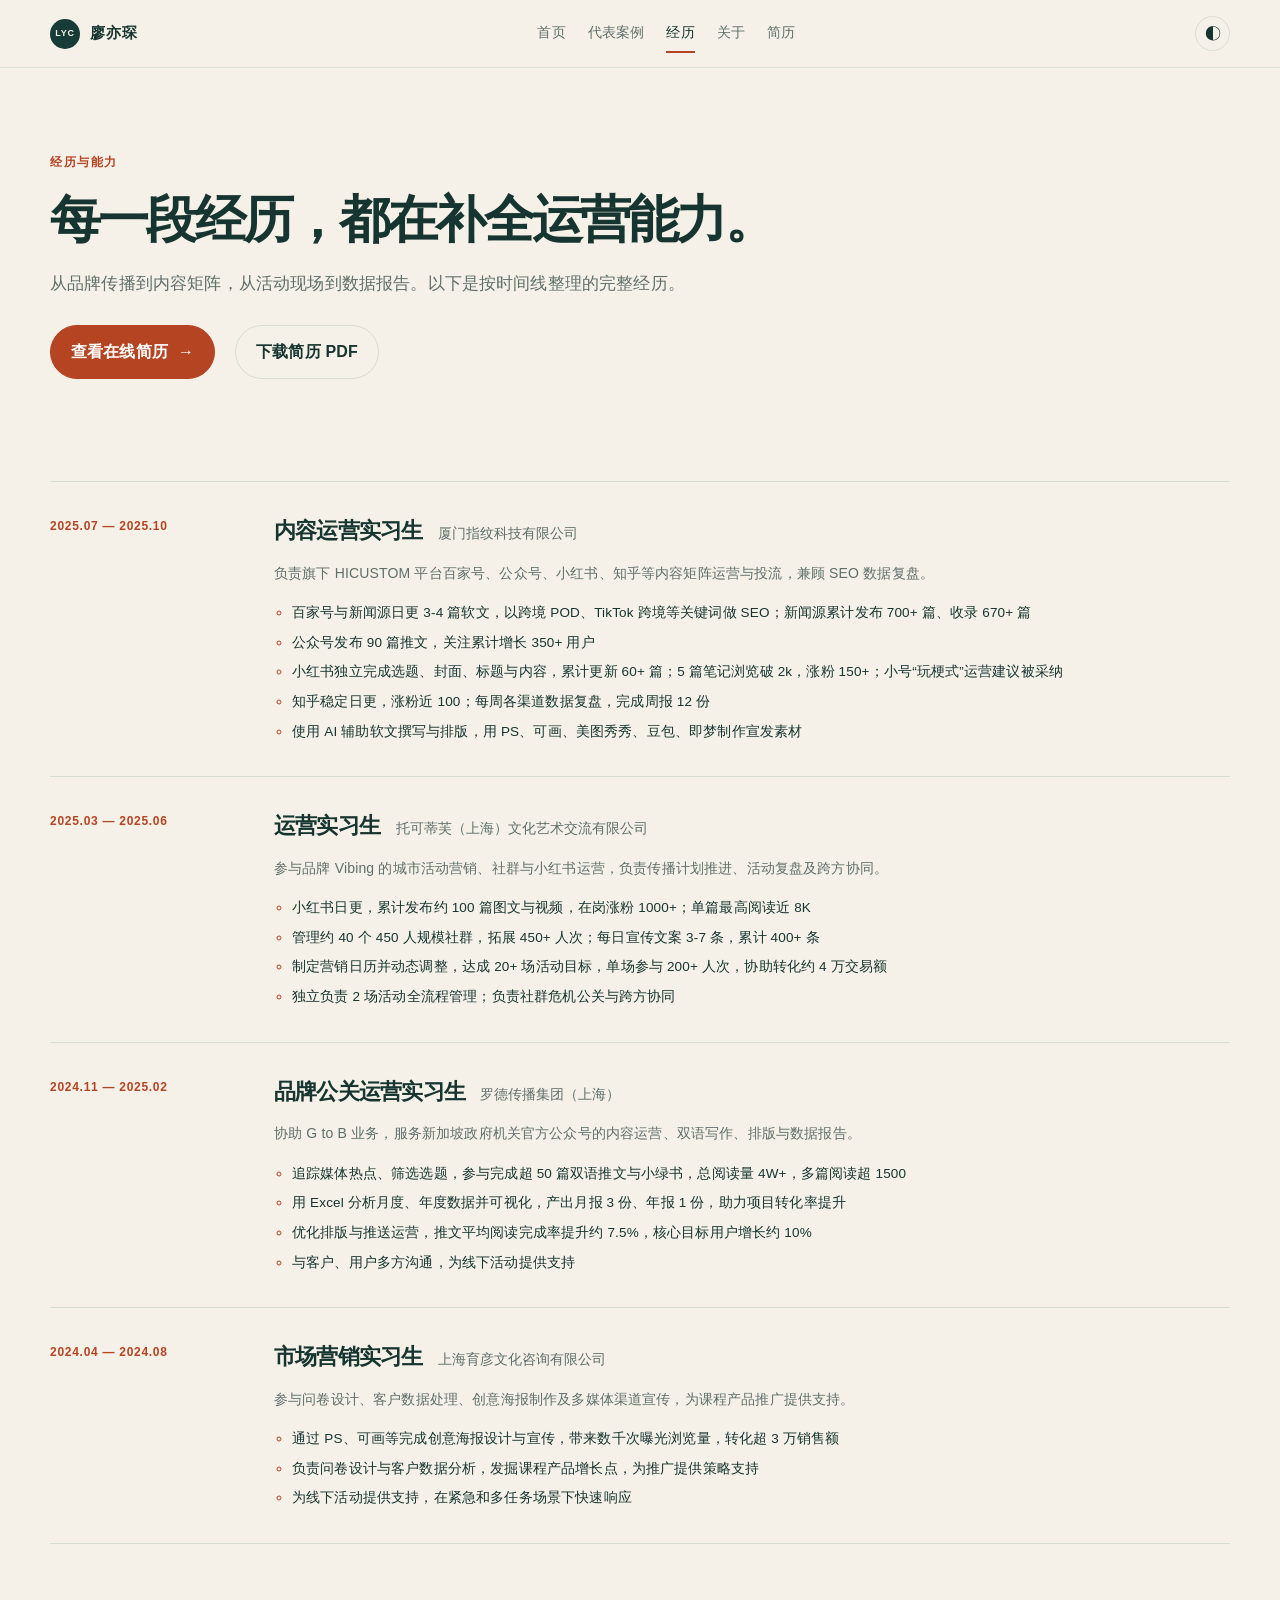
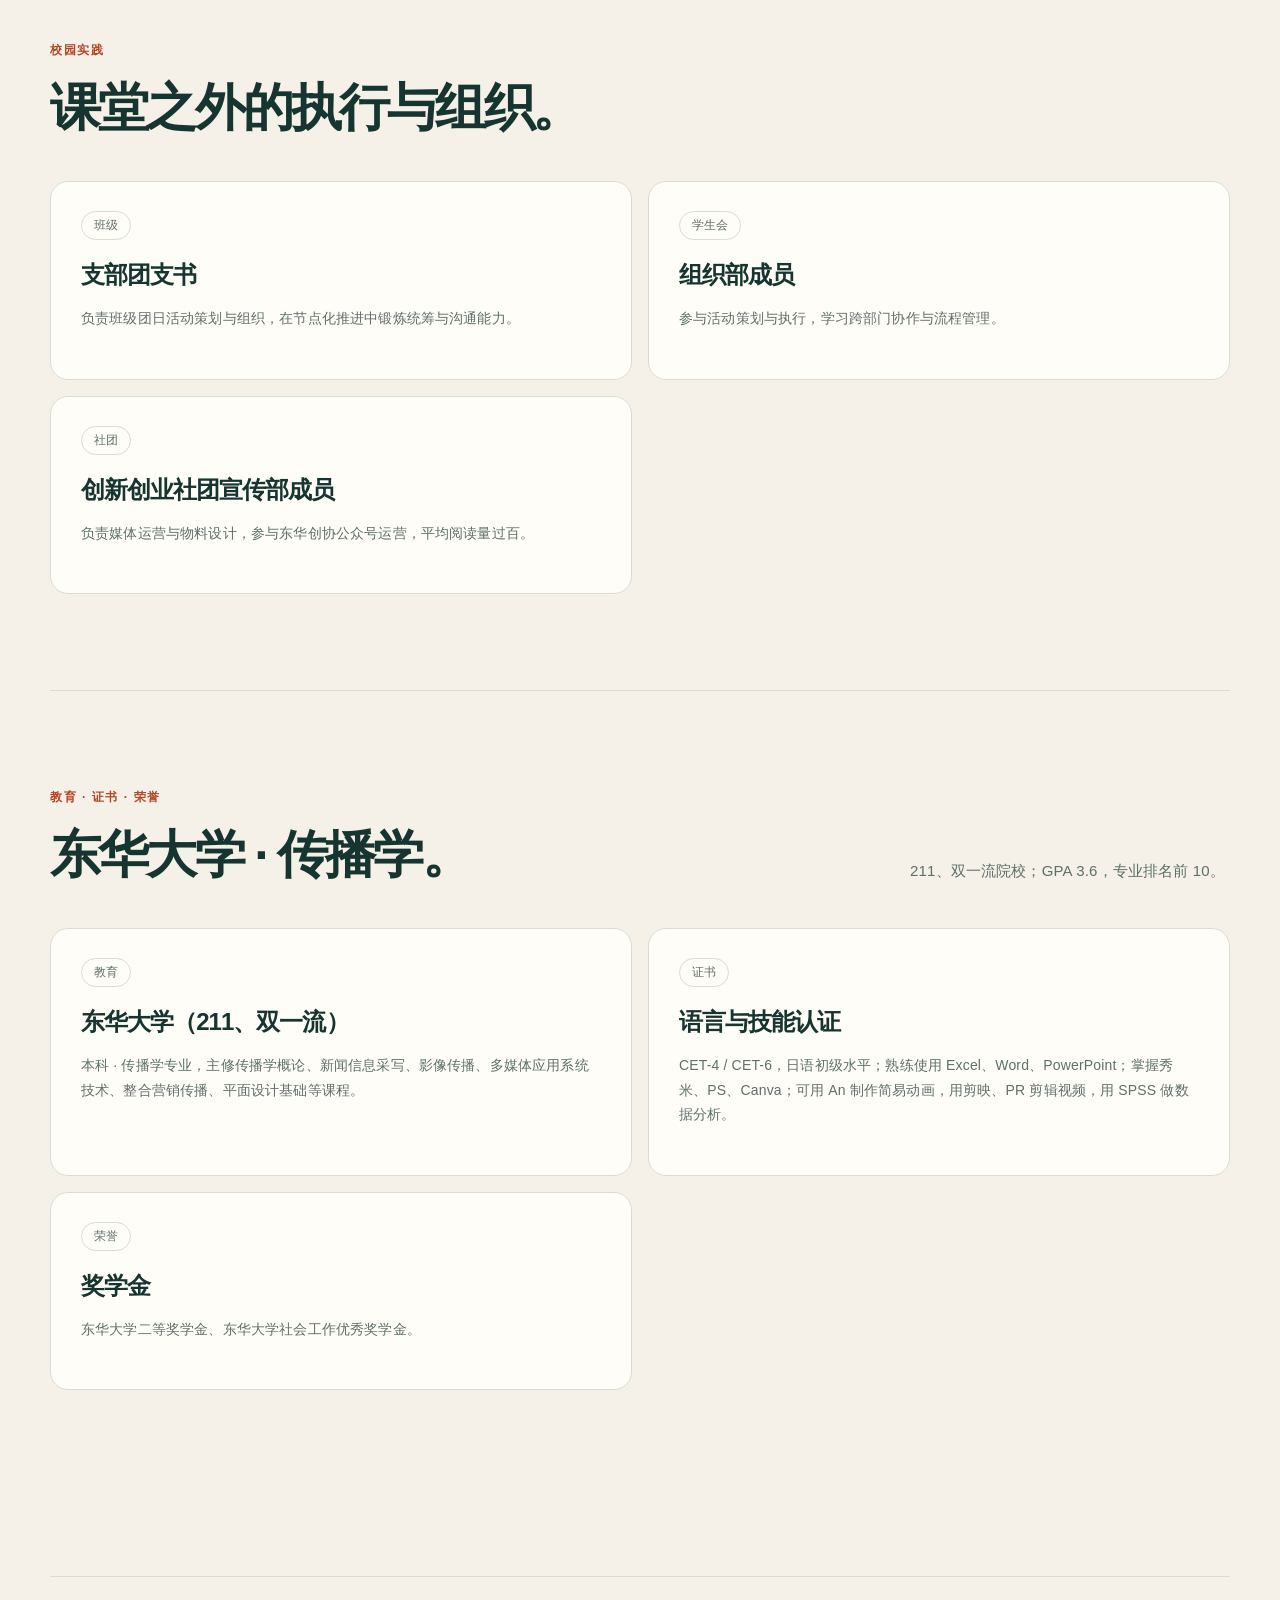
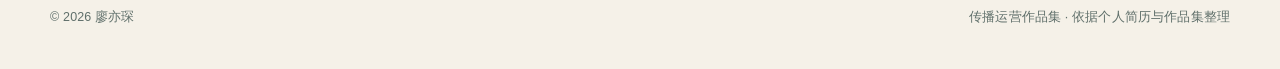
<file: experience.html>
<!doctype html>
<html lang="zh-CN">
<head>
  <meta charset="utf-8">
  <meta name="viewport" content="width=device-width, initial-scale=1">
  <title>经历与能力 | 廖亦琛</title>
  <meta name="description" content="廖亦琛的完整经历：4 段运营实习、校园实践、证书与荣誉。东华大学传播学 2027 届本科毕业生。">
  <meta property="og:title" content="经历与能力 | 廖亦琛">
  <meta property="og:description" content="从品牌传播到内容矩阵，从活动现场到数据报告。">
  <meta property="og:image" content="https://betterbetty.github.io/assets/og-image.jpg">
  <link rel="icon" href="favicon.svg" type="image/svg+xml">
  <link rel="stylesheet" href="css/site.css">
  <script src="js/site.js" defer></script>
</head>
<body>
  <a class="skip" href="#main">跳到主要内容</a>

  <header class="site-header">
    <a class="brand" href="index.html" aria-label="返回首页"><span class="brand-mark">LYC</span><span>廖亦琛</span></a>
    <nav class="site-nav" aria-label="主导航">
      <a href="index.html">首页</a>
      <a href="index.html#work">代表案例</a>
      <a href="experience.html">经历</a>
      <a href="about.html">关于</a>
      <a href="resume.html">简历</a>
    </nav>
    <div class="header-actions">
      <button class="theme-toggle" type="button" aria-label="切换深色模式" aria-pressed="false"></button>
      <button class="nav-toggle" type="button" aria-label="打开菜单" aria-expanded="false"><span aria-hidden="true">☰</span></button>
    </div>
  </header>

  <nav class="mobile-nav" aria-label="移动端导航">
    <a href="index.html">首页</a>
    <a href="index.html#work">代表案例</a>
    <a href="experience.html">经历</a>
    <a href="about.html">关于</a>
    <a href="resume.html">简历</a>
  </nav>

  <main id="main">
    <div class="page-hero">
      <p class="eyebrow">经历与能力</p>
      <h1>每一段经历，都在补全运营能力。</h1>
      <p class="lead">从品牌传播到内容矩阵，从活动现场到数据报告。以下是按时间线整理的完整经历。</p>
      <div class="hero-actions">
        <a class="btn btn-primary" href="resume.html">查看在线简历 <span aria-hidden="true">→</span></a>
        <a class="btn btn-ghost" href="assets/resume/resume.pdf" download>下载简历 PDF</a>
      </div>
    </div>

    <div class="work-layout">
      <ol class="timeline">
        <li>
          <p class="timeline-date">2025.07 — 2025.10</p>
          <div>
            <h3>内容运营实习生 <span>厦门指纹科技有限公司</span></h3>
            <p>负责旗下 HICUSTOM 平台百家号、公众号、小红书、知乎等内容矩阵运营与投流，兼顾 SEO 数据复盘。</p>
            <ul>
              <li>百家号与新闻源日更 3-4 篇软文，以跨境 POD、TikTok 跨境等关键词做 SEO；新闻源累计发布 700+ 篇、收录 670+ 篇</li>
              <li>公众号发布 90 篇推文，关注累计增长 350+ 用户</li>
              <li>小红书独立完成选题、封面、标题与内容，累计更新 60+ 篇；5 篇笔记浏览破 2k，涨粉 150+；小号“玩梗式”运营建议被采纳</li>
              <li>知乎稳定日更，涨粉近 100；每周各渠道数据复盘，完成周报 12 份</li>
              <li>使用 AI 辅助软文撰写与排版，用 PS、可画、美图秀秀、豆包、即梦制作宣发素材</li>
            </ul>
          </div>
        </li>
        <li>
          <p class="timeline-date">2025.03 — 2025.06</p>
          <div>
            <h3>运营实习生 <span>托可蒂芙（上海）文化艺术交流有限公司</span></h3>
            <p>参与品牌 Vibing 的城市活动营销、社群与小红书运营，负责传播计划推进、活动复盘及跨方协同。</p>
            <ul>
              <li>小红书日更，累计发布约 100 篇图文与视频，在岗涨粉 1000+；单篇最高阅读近 8K</li>
              <li>管理约 40 个 450 人规模社群，拓展 450+ 人次；每日宣传文案 3-7 条，累计 400+ 条</li>
              <li>制定营销日历并动态调整，达成 20+ 场活动目标，单场参与 200+ 人次，协助转化约 4 万交易额</li>
              <li>独立负责 2 场活动全流程管理；负责社群危机公关与跨方协同</li>
            </ul>
          </div>
        </li>
        <li>
          <p class="timeline-date">2024.11 — 2025.02</p>
          <div>
            <h3>品牌公关运营实习生 <span>罗德传播集团（上海）</span></h3>
            <p>协助 G to B 业务，服务新加坡政府机关官方公众号的内容运营、双语写作、排版与数据报告。</p>
            <ul>
              <li>追踪媒体热点、筛选选题，参与完成超 50 篇双语推文与小绿书，总阅读量 4W+，多篇阅读超 1500</li>
              <li>用 Excel 分析月度、年度数据并可视化，产出月报 3 份、年报 1 份，助力项目转化率提升</li>
              <li>优化排版与推送运营，推文平均阅读完成率提升约 7.5%，核心目标用户增长约 10%</li>
              <li>与客户、用户多方沟通，为线下活动提供支持</li>
            </ul>
          </div>
        </li>
        <li>
          <p class="timeline-date">2024.04 — 2024.08</p>
          <div>
            <h3>市场营销实习生 <span>上海育彦文化咨询有限公司</span></h3>
            <p>参与问卷设计、客户数据处理、创意海报制作及多媒体渠道宣传，为课程产品推广提供支持。</p>
            <ul>
              <li>通过 PS、可画等完成创意海报设计与宣传，带来数千次曝光浏览量，转化超 3 万销售额</li>
              <li>负责问卷设计与客户数据分析，发掘课程产品增长点，为推广提供策略支持</li>
              <li>为线下活动提供支持，在紧急和多任务场景下快速响应</li>
            </ul>
          </div>
        </li>
      </ol>

      <section class="section section--full" aria-labelledby="campus-title">
        <div class="section-heading reveal">
          <p class="eyebrow">校园实践</p>
          <h2 id="campus-title">课堂之外的执行与组织。</h2>
        </div>
        <div class="skill-grid">
          <article class="skill-card reveal">
            <span class="chip">班级</span>
            <h3>支部团支书</h3>
            <p>负责班级团日活动策划与组织，在节点化推进中锻炼统筹与沟通能力。</p>
          </article>
          <article class="skill-card reveal">
            <span class="chip">学生会</span>
            <h3>组织部成员</h3>
            <p>参与活动策划与执行，学习跨部门协作与流程管理。</p>
          </article>
          <article class="skill-card reveal">
            <span class="chip">社团</span>
            <h3>创新创业社团宣传部成员</h3>
            <p>负责媒体运营与物料设计，参与东华创协公众号运营，平均阅读量过百。</p>
          </article>
        </div>
      </section>

      <section class="section section--full" aria-labelledby="edu-title">
        <div class="section-heading split reveal">
          <div>
            <p class="eyebrow">教育 · 证书 · 荣誉</p>
            <h2 id="edu-title">东华大学 · 传播学。</h2>
          </div>
          <p>211、双一流院校；GPA 3.6，专业排名前 10。</p>
        </div>
        <div class="skill-grid">
          <article class="skill-card reveal">
            <span class="chip">教育</span>
            <h3>东华大学（211、双一流）</h3>
            <p>本科 · 传播学专业，主修传播学概论、新闻信息采写、影像传播、多媒体应用系统技术、整合营销传播、平面设计基础等课程。</p>
          </article>
          <article class="skill-card reveal">
            <span class="chip">证书</span>
            <h3>语言与技能认证</h3>
            <p>CET-4 / CET-6，日语初级水平；熟练使用 Excel、Word、PowerPoint；掌握秀米、PS、Canva；可用 An 制作简易动画，用剪映、PR 剪辑视频，用 SPSS 做数据分析。</p>
          </article>
          <article class="skill-card reveal">
            <span class="chip">荣誉</span>
            <h3>奖学金</h3>
            <p>东华大学二等奖学金、东华大学社会工作优秀奖学金。</p>
          </article>
        </div>
      </section>
    </div>
  </main>

  <footer>
    <span>© <span data-year></span> 廖亦琛</span>
    <span>传播运营作品集 · 依据个人简历与作品集整理</span>
  </footer>

  <button class="back-top" type="button" aria-label="返回顶部">↑</button>
</body>
</html>
</file>
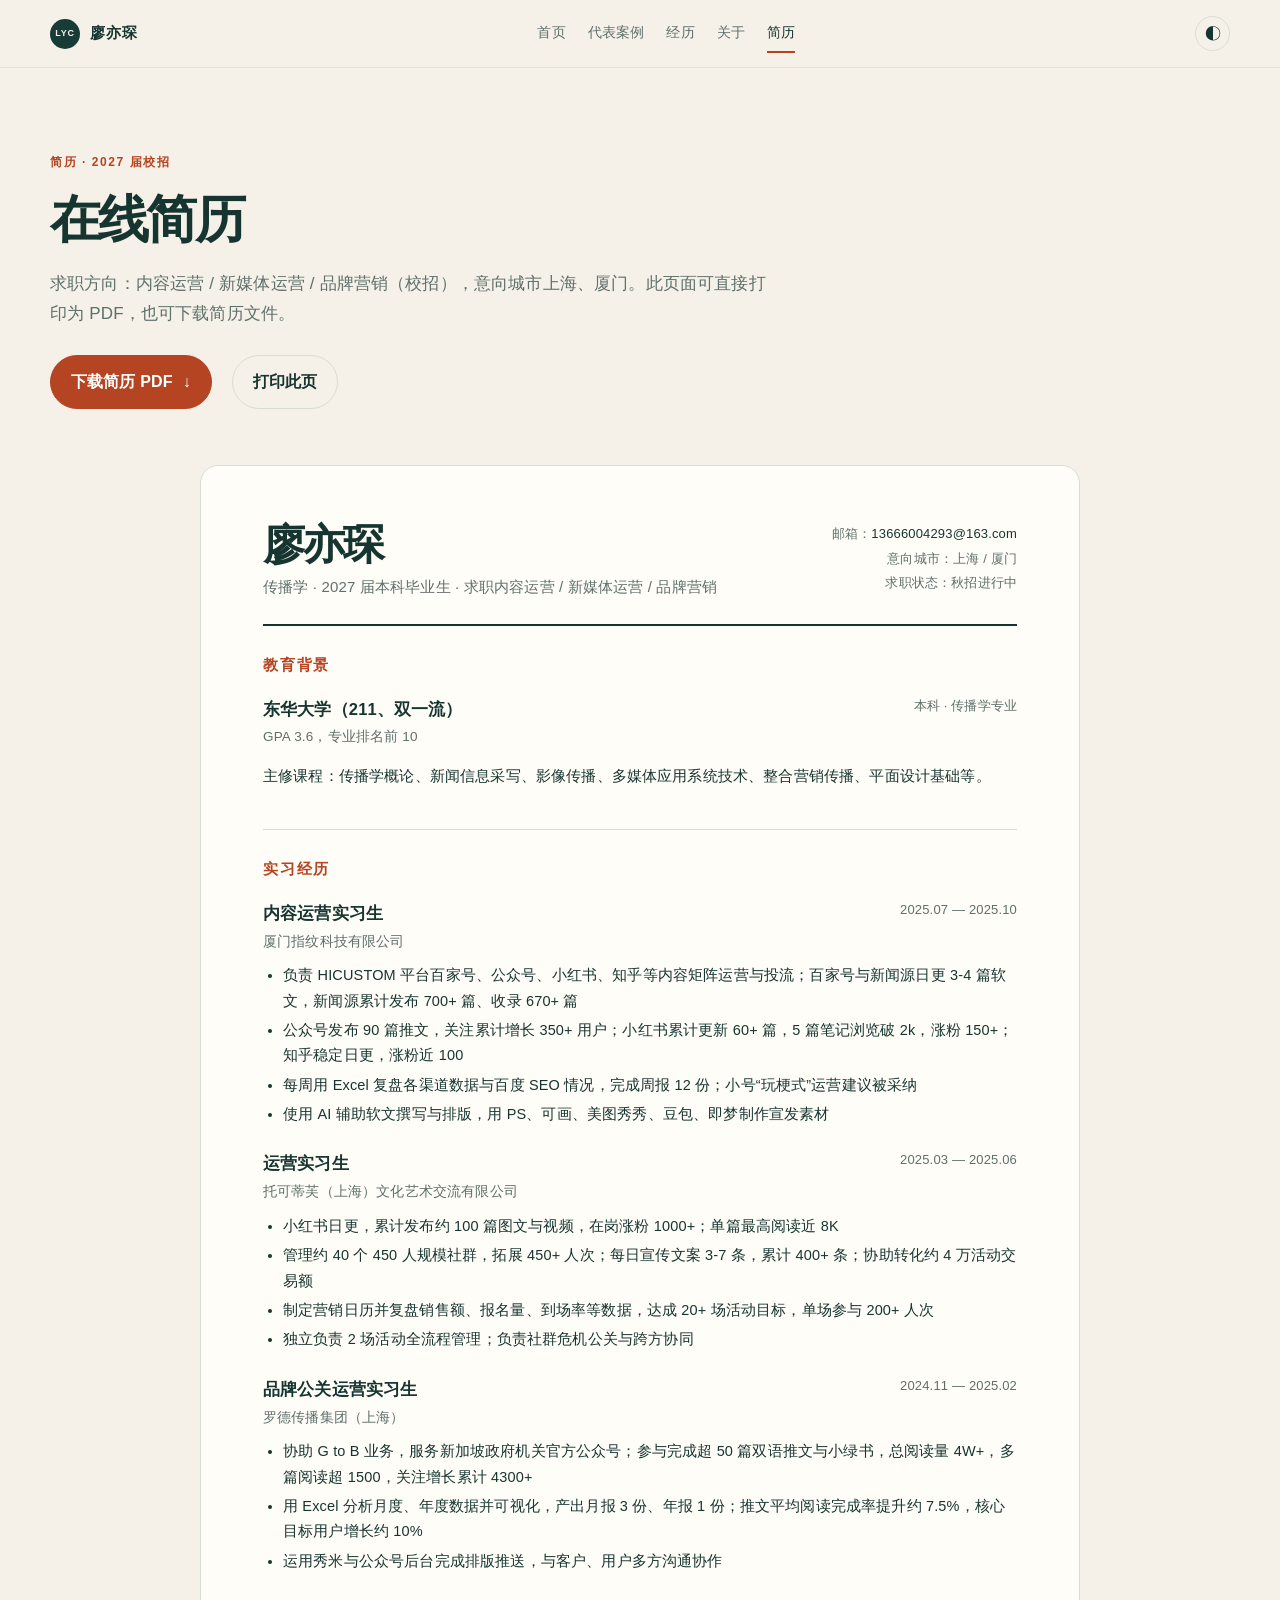
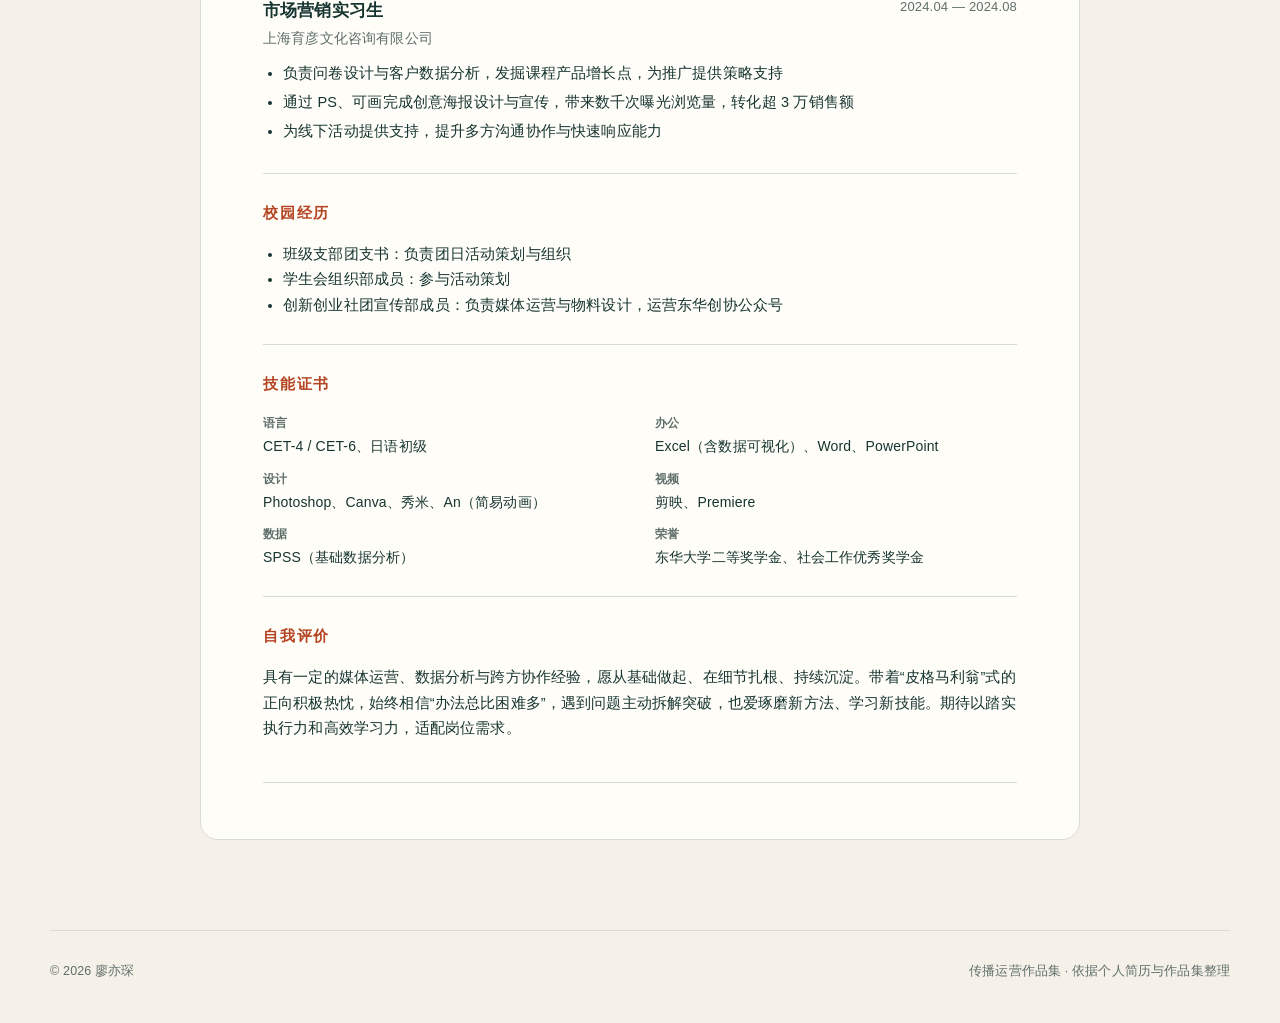
<file: resume.html>
<!doctype html>
<html lang="zh-CN">
<head>
  <meta charset="utf-8">
  <meta name="viewport" content="width=device-width, initial-scale=1">
  <title>在线简历 | 廖亦琛 · 东华大学 2027 届</title>
  <meta name="description" content="廖亦琛在线简历：东华大学传播学 2027 届本科毕业生，4 段运营实习，求职内容运营 / 新媒体运营 / 品牌营销岗位。">
  <meta property="og:title" content="在线简历 | 廖亦琛">
  <meta property="og:description" content="东华大学传播学 2027 届本科毕业生，4 段运营实习。">
  <meta property="og:image" content="https://betterbetty.github.io/assets/og-image.jpg">
  <link rel="icon" href="favicon.svg" type="image/svg+xml">
  <link rel="stylesheet" href="css/site.css">
  <script src="js/site.js" defer></script>
</head>
<body>
  <a class="skip" href="#main">跳到主要内容</a>

  <header class="site-header">
    <a class="brand" href="index.html" aria-label="返回首页"><span class="brand-mark">LYC</span><span>廖亦琛</span></a>
    <nav class="site-nav" aria-label="主导航">
      <a href="index.html">首页</a>
      <a href="index.html#work">代表案例</a>
      <a href="experience.html">经历</a>
      <a href="about.html">关于</a>
      <a href="resume.html">简历</a>
    </nav>
    <div class="header-actions">
      <button class="theme-toggle" type="button" aria-label="切换深色模式" aria-pressed="false"></button>
      <button class="nav-toggle" type="button" aria-label="打开菜单" aria-expanded="false"><span aria-hidden="true">☰</span></button>
    </div>
  </header>

  <nav class="mobile-nav" aria-label="移动端导航">
    <a href="index.html">首页</a>
    <a href="index.html#work">代表案例</a>
    <a href="experience.html">经历</a>
    <a href="about.html">关于</a>
    <a href="resume.html">简历</a>
  </nav>

  <main id="main">
    <div class="page-hero">
      <p class="eyebrow">简历 · 2027 届校招</p>
      <h1>在线简历</h1>
      <p class="lead">求职方向：内容运营 / 新媒体运营 / 品牌营销（校招），意向城市上海、厦门。此页面可直接打印为 PDF，也可下载简历文件。</p>
      <div class="hero-actions">
        <a class="btn btn-primary" href="assets/resume/resume.pdf" download>下载简历 PDF <span aria-hidden="true">↓</span></a>
        <button class="btn btn-ghost" type="button" onclick="window.print()">打印此页</button>
      </div>
    </div>

    <article class="resume-sheet">
      <header class="resume-head">
        <div>
          <h1>廖亦琛</h1>
          <p class="role">传播学 · 2027 届本科毕业生 · 求职内容运营 / 新媒体运营 / 品牌营销</p>
        </div>
        <div class="resume-contact">
          邮箱：<a href="mailto:13666004293@163.com">13666004293@163.com</a><br>
          意向城市：上海 / 厦门<br>
          求职状态：秋招进行中
        </div>
      </header>

      <section class="resume-section">
        <h2>教育背景</h2>
        <div class="resume-item">
          <h3>东华大学（211、双一流）<span class="date">本科 · 传播学专业</span></h3>
          <p class="org">GPA 3.6，专业排名前 10</p>
          <p>主修课程：传播学概论、新闻信息采写、影像传播、多媒体应用系统技术、整合营销传播、平面设计基础等。</p>
        </div>
      </section>

      <section class="resume-section">
        <h2>实习经历</h2>
        <div class="resume-item">
          <h3>内容运营实习生 <span class="date">2025.07 — 2025.10</span></h3>
          <p class="org">厦门指纹科技有限公司</p>
          <ul>
            <li>负责 HICUSTOM 平台百家号、公众号、小红书、知乎等内容矩阵运营与投流；百家号与新闻源日更 3-4 篇软文，新闻源累计发布 700+ 篇、收录 670+ 篇</li>
            <li>公众号发布 90 篇推文，关注累计增长 350+ 用户；小红书累计更新 60+ 篇，5 篇笔记浏览破 2k，涨粉 150+；知乎稳定日更，涨粉近 100</li>
            <li>每周用 Excel 复盘各渠道数据与百度 SEO 情况，完成周报 12 份；小号“玩梗式”运营建议被采纳</li>
            <li>使用 AI 辅助软文撰写与排版，用 PS、可画、美图秀秀、豆包、即梦制作宣发素材</li>
          </ul>
        </div>
        <div class="resume-item">
          <h3>运营实习生 <span class="date">2025.03 — 2025.06</span></h3>
          <p class="org">托可蒂芙（上海）文化艺术交流有限公司</p>
          <ul>
            <li>小红书日更，累计发布约 100 篇图文与视频，在岗涨粉 1000+；单篇最高阅读近 8K</li>
            <li>管理约 40 个 450 人规模社群，拓展 450+ 人次；每日宣传文案 3-7 条，累计 400+ 条；协助转化约 4 万活动交易额</li>
            <li>制定营销日历并复盘销售额、报名量、到场率等数据，达成 20+ 场活动目标，单场参与 200+ 人次</li>
            <li>独立负责 2 场活动全流程管理；负责社群危机公关与跨方协同</li>
          </ul>
        </div>
        <div class="resume-item">
          <h3>品牌公关运营实习生 <span class="date">2024.11 — 2025.02</span></h3>
          <p class="org">罗德传播集团（上海）</p>
          <ul>
            <li>协助 G to B 业务，服务新加坡政府机关官方公众号；参与完成超 50 篇双语推文与小绿书，总阅读量 4W+，多篇阅读超 1500，关注增长累计 4300+</li>
            <li>用 Excel 分析月度、年度数据并可视化，产出月报 3 份、年报 1 份；推文平均阅读完成率提升约 7.5%，核心目标用户增长约 10%</li>
            <li>运用秀米与公众号后台完成排版推送，与客户、用户多方沟通协作</li>
          </ul>
        </div>
        <div class="resume-item">
          <h3>市场营销实习生 <span class="date">2024.04 — 2024.08</span></h3>
          <p class="org">上海育彦文化咨询有限公司</p>
          <ul>
            <li>负责问卷设计与客户数据分析，发掘课程产品增长点，为推广提供策略支持</li>
            <li>通过 PS、可画完成创意海报设计与宣传，带来数千次曝光浏览量，转化超 3 万销售额</li>
            <li>为线下活动提供支持，提升多方沟通协作与快速响应能力</li>
          </ul>
        </div>
      </section>

      <section class="resume-section">
        <h2>校园经历</h2>
        <ul>
          <li>班级支部团支书：负责团日活动策划与组织</li>
          <li>学生会组织部成员：参与活动策划</li>
          <li>创新创业社团宣传部成员：负责媒体运营与物料设计，运营东华创协公众号</li>
        </ul>
      </section>

      <section class="resume-section">
        <h2>技能证书</h2>
        <div class="resume-meta-grid">
          <p><b>语言</b>CET-4 / CET-6、日语初级</p>
          <p><b>办公</b>Excel（含数据可视化）、Word、PowerPoint</p>
          <p><b>设计</b>Photoshop、Canva、秀米、An（简易动画）</p>
          <p><b>视频</b>剪映、Premiere</p>
          <p><b>数据</b>SPSS（基础数据分析）</p>
          <p><b>荣誉</b>东华大学二等奖学金、社会工作优秀奖学金</p>
        </div>
      </section>

      <section class="resume-section">
        <h2>自我评价</h2>
        <p>具有一定的媒体运营、数据分析与跨方协作经验，愿从基础做起、在细节扎根、持续沉淀。带着“皮格马利翁”式的正向积极热忱，始终相信“办法总比困难多”，遇到问题主动拆解突破，也爱琢磨新方法、学习新技能。期待以踏实执行力和高效学习力，适配岗位需求。</p>
      </section>
    </article>
  </main>

  <footer>
    <span>© <span data-year></span> 廖亦琛</span>
    <span>传播运营作品集 · 依据个人简历与作品集整理</span>
  </footer>

  <button class="back-top" type="button" aria-label="返回顶部">↑</button>
</body>
</html>
</file>
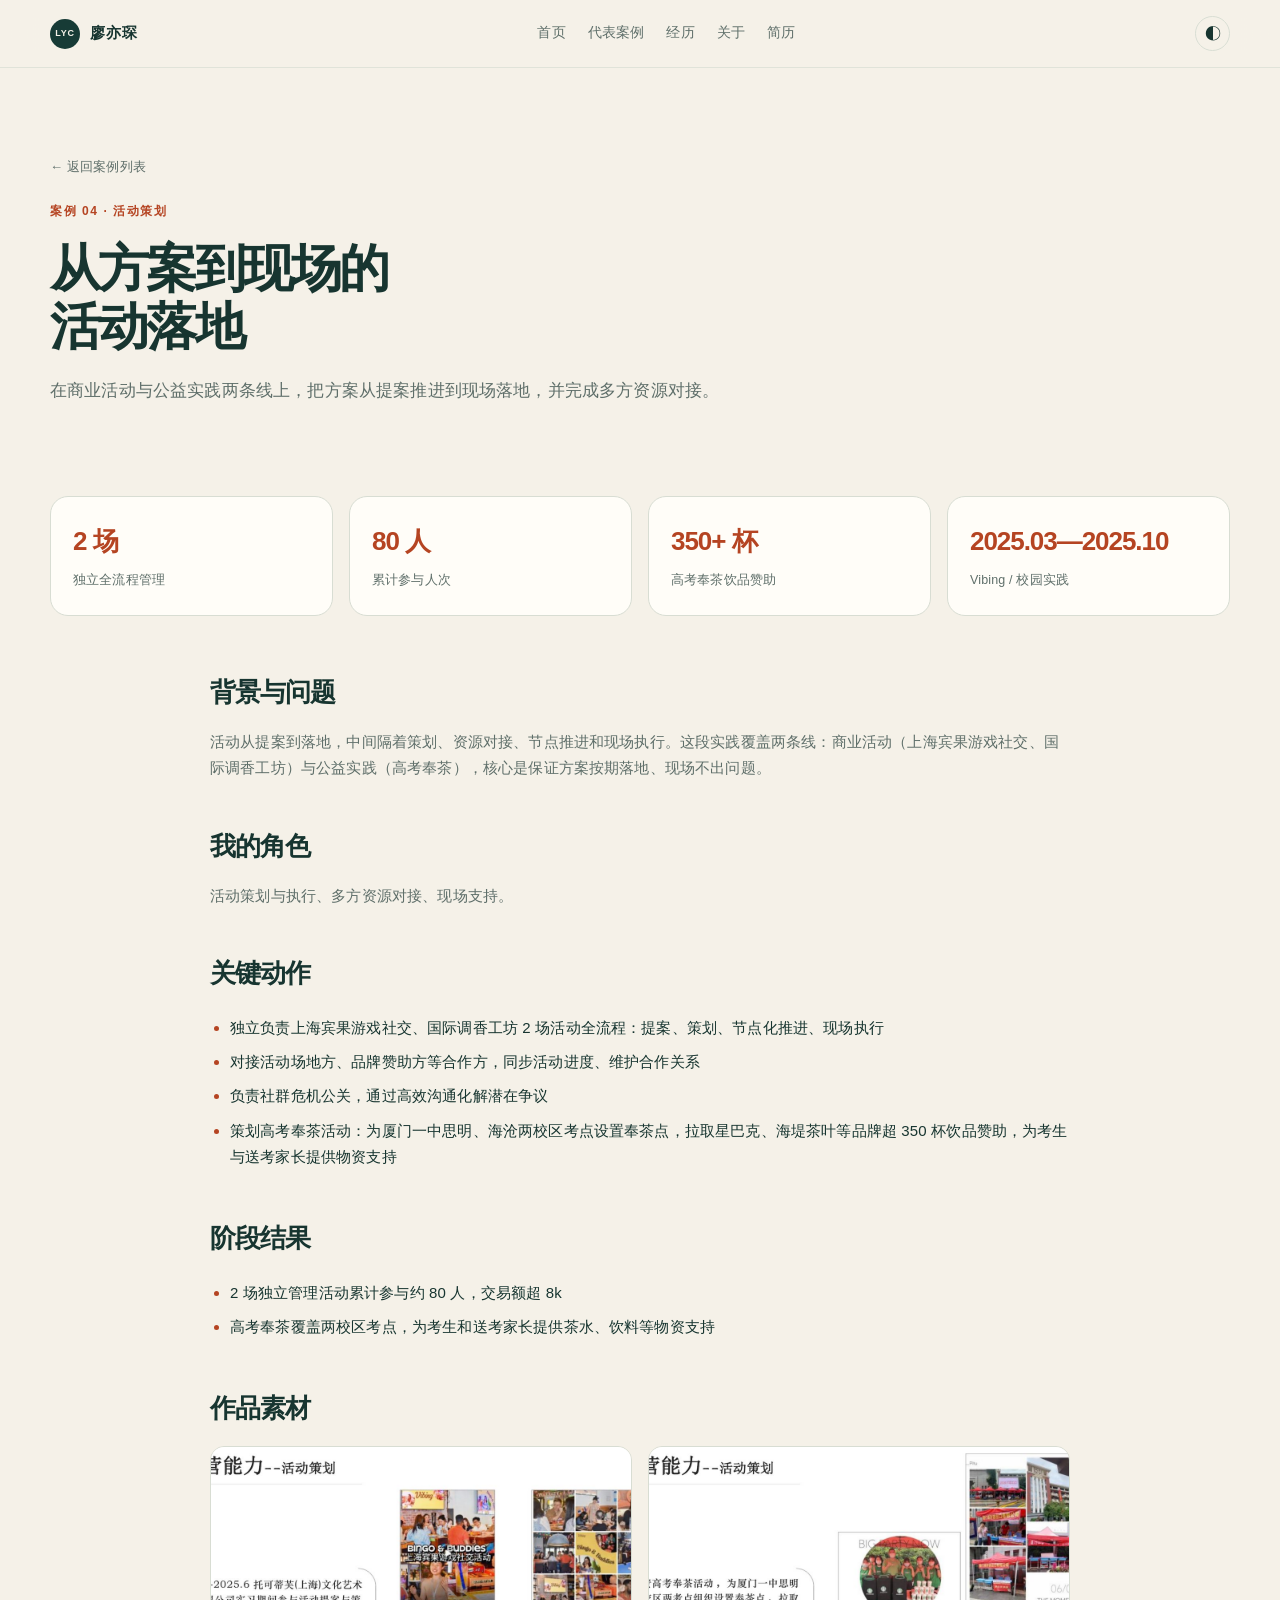
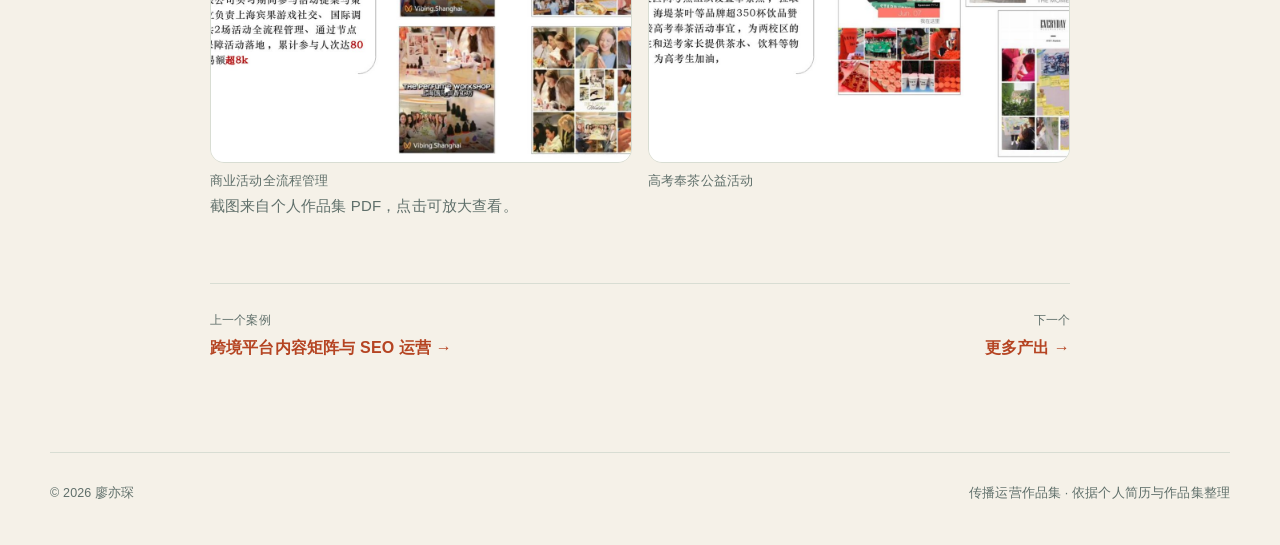
<file: works/events.html>
<!doctype html>
<html lang="zh-CN">
<head>
  <meta charset="utf-8">
  <meta name="viewport" content="width=device-width, initial-scale=1">
  <title>从方案到现场的活动落地 | 廖亦琛</title>
  <meta name="description" content="活动策划案例：独立负责宾果游戏社交、国际调香工坊两场活动全流程，以及高考奉茶公益活动的品牌赞助与现场组织。">
  <meta property="og:title" content="从方案到现场的活动落地 | 廖亦琛">
  <meta property="og:description" content="商业活动与公益实践中的策划、执行与多方资源对接。">
  <meta property="og:image" content="https://betterbetty.github.io/assets/og-image.jpg">
  <link rel="icon" href="../favicon.svg" type="image/svg+xml">
  <link rel="stylesheet" href="../css/site.css">
  <script src="../js/site.js" defer></script>
</head>
<body>
  <a class="skip" href="#main">跳到主要内容</a>

  <header class="site-header">
    <a class="brand" href="../index.html" aria-label="返回首页"><span class="brand-mark">LYC</span><span>廖亦琛</span></a>
    <nav class="site-nav" aria-label="主导航">
      <a href="../index.html">首页</a>
      <a href="../index.html#work">代表案例</a>
      <a href="../experience.html">经历</a>
      <a href="../about.html">关于</a>
      <a href="../resume.html">简历</a>
    </nav>
    <div class="header-actions">
      <button class="theme-toggle" type="button" aria-label="切换深色模式" aria-pressed="false"></button>
      <button class="nav-toggle" type="button" aria-label="打开菜单" aria-expanded="false"><span aria-hidden="true">☰</span></button>
    </div>
  </header>

  <nav class="mobile-nav" aria-label="移动端导航">
    <a href="../index.html">首页</a>
    <a href="../index.html#work">代表案例</a>
    <a href="../experience.html">经历</a>
    <a href="../about.html">关于</a>
    <a href="../resume.html">简历</a>
  </nav>

  <main id="main">
    <div class="page-hero">
      <a class="kicker" href="../index.html#work">← 返回案例列表</a>
      <p class="eyebrow">案例 04 · 活动策划</p>
      <h1>从方案到现场的<br>活动落地</h1>
      <p class="lead">在商业活动与公益实践两条线上，把方案从提案推进到现场落地，并完成多方资源对接。</p>
    </div>

    <div class="work-layout">
      <div class="work-highlights">
        <div class="work-highlight"><b>2 场</b><span>独立全流程管理</span></div>
        <div class="work-highlight"><b>80 人</b><span>累计参与人次</span></div>
        <div class="work-highlight"><b>350+ 杯</b><span>高考奉茶饮品赞助</span></div>
        <div class="work-highlight"><b>2025.03—2025.10</b><span>Vibing / 校园实践</span></div>
      </div>

      <div class="work-body">
        <section class="work-block">
          <h2>背景与问题</h2>
          <p>活动从提案到落地，中间隔着策划、资源对接、节点推进和现场执行。这段实践覆盖两条线：商业活动（上海宾果游戏社交、国际调香工坊）与公益实践（高考奉茶），核心是保证方案按期落地、现场不出问题。</p>
        </section>
        <section class="work-block">
          <h2>我的角色</h2>
          <p>活动策划与执行、多方资源对接、现场支持。</p>
        </section>
        <section class="work-block">
          <h2>关键动作</h2>
          <ul>
            <li>独立负责上海宾果游戏社交、国际调香工坊 2 场活动全流程：提案、策划、节点化推进、现场执行</li>
            <li>对接活动场地方、品牌赞助方等合作方，同步活动进度、维护合作关系</li>
            <li>负责社群危机公关，通过高效沟通化解潜在争议</li>
            <li>策划高考奉茶活动：为厦门一中思明、海沧两校区考点设置奉茶点，拉取星巴克、海堤茶叶等品牌超 350 杯饮品赞助，为考生与送考家长提供物资支持</li>
          </ul>
        </section>
        <section class="work-block">
          <h2>阶段结果</h2>
          <ul>
            <li>2 场独立管理活动累计参与约 80 人，交易额超 8k</li>
            <li>高考奉茶覆盖两校区考点，为考生和送考家长提供茶水、饮料等物资支持</li>
          </ul>
        </section>
        <section class="work-block">
          <h2>作品素材</h2>
          <div class="gallery">
            <figure>
              <a href="../assets/works/slide-09.jpg" data-lightbox="events" data-caption="宾果游戏社交与国际调香工坊活动案例页">
                <img src="../assets/works/slide-09.jpg" alt="商业活动全流程管理案例页截图" loading="lazy">
              </a>
              <figcaption>商业活动全流程管理</figcaption>
            </figure>
            <figure>
              <a href="../assets/works/slide-10.jpg" data-lightbox="events" data-caption="高考奉茶活动案例页">
                <img src="../assets/works/slide-10.jpg" alt="高考奉茶活动案例页截图" loading="lazy">
              </a>
              <figcaption>高考奉茶公益活动</figcaption>
            </figure>
          </div>
          <p class="source-note">截图来自个人作品集 PDF，点击可放大查看。</p>
        </section>
      </div>

      <nav class="work-pager" aria-label="案例切换">
        <a href="hicustom.html"><span>上一个案例</span>跨境平台内容矩阵与 SEO 运营 →</a>
        <a class="next" href="other.html"><span>下一个</span>更多产出 →</a>
      </nav>
    </div>
  </main>

  <footer>
    <span>© <span data-year></span> 廖亦琛</span>
    <span>传播运营作品集 · 依据个人简历与作品集整理</span>
  </footer>

  <button class="back-top" type="button" aria-label="返回顶部">↑</button>
</body>
</html>
</file>
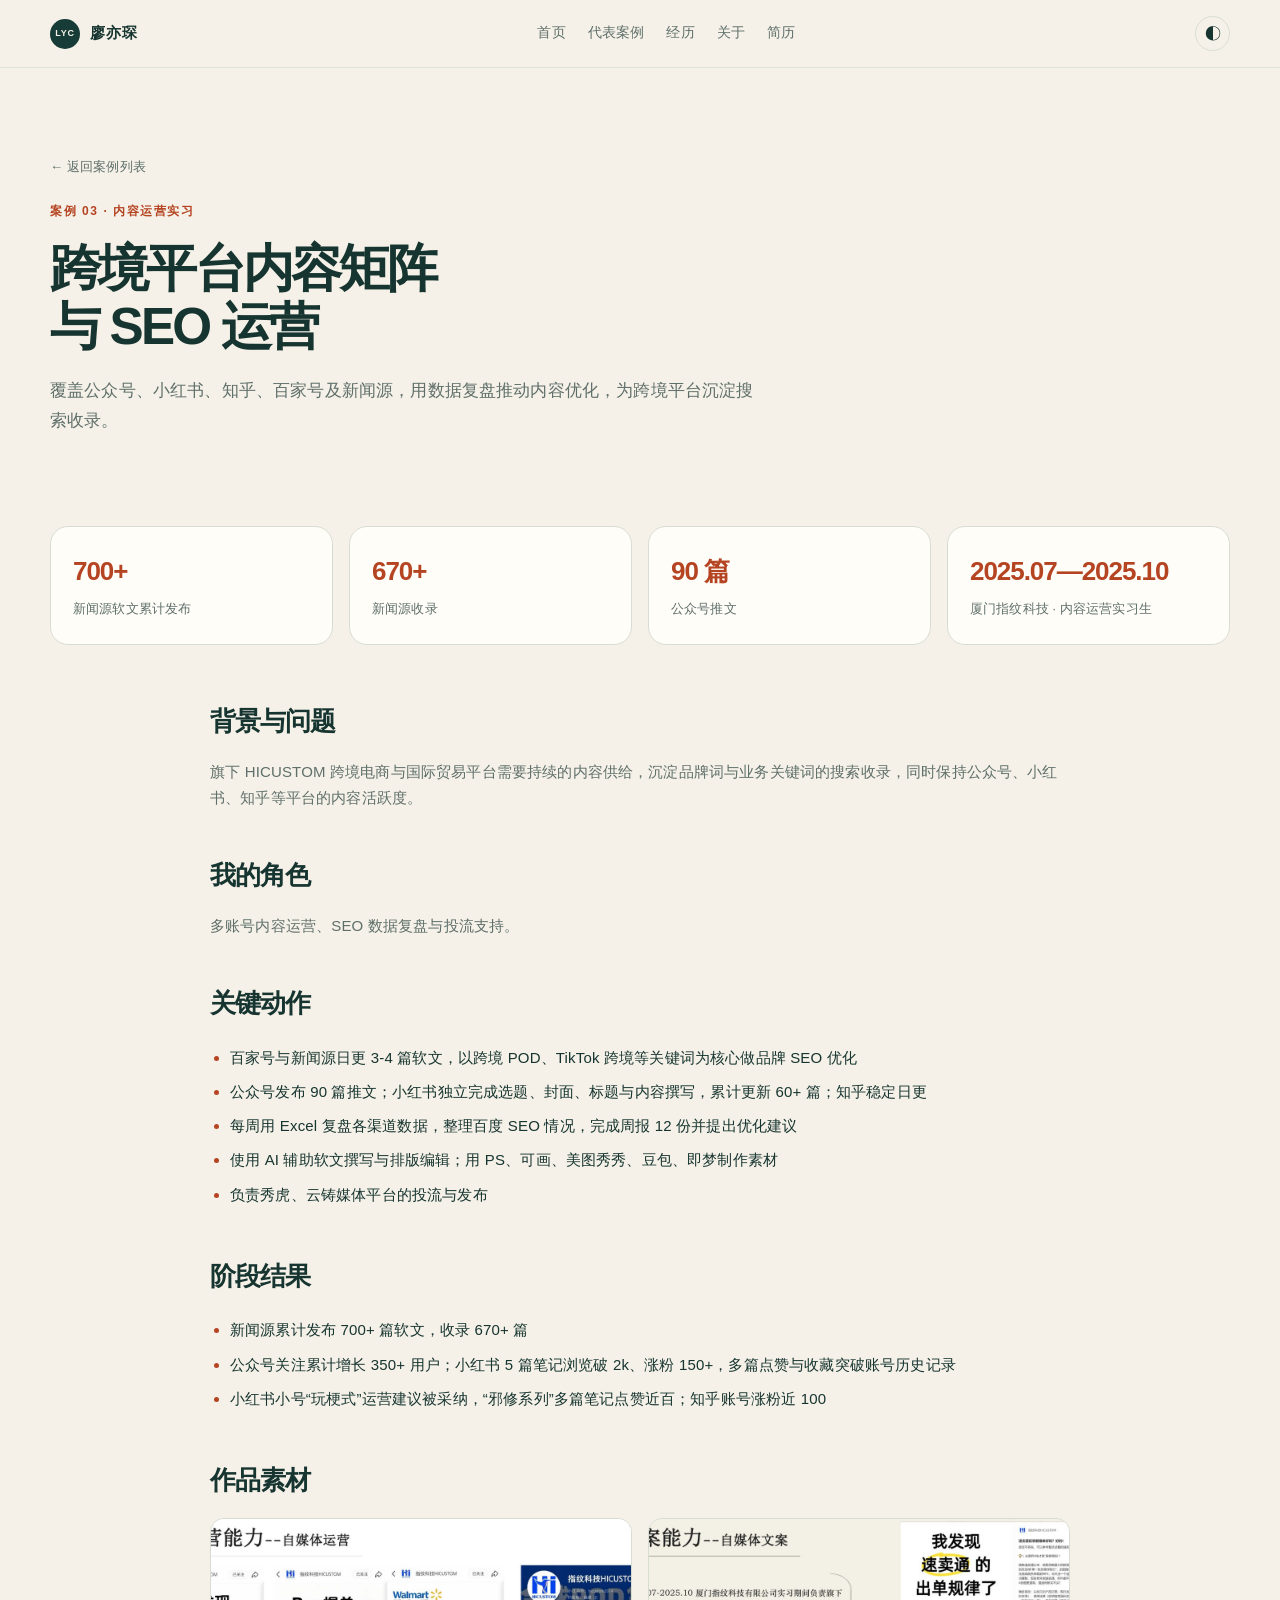
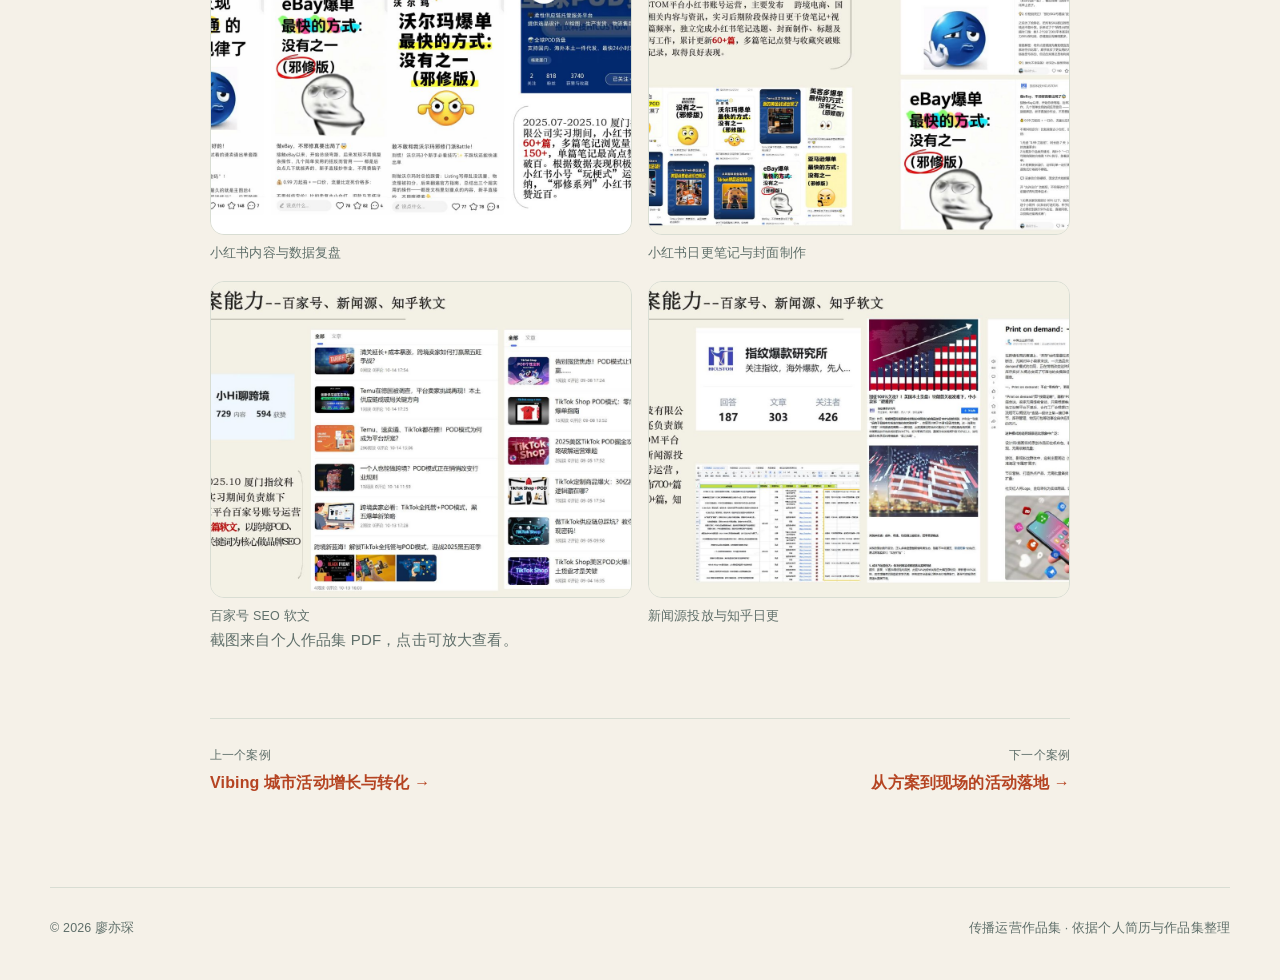
<file: works/hicustom.html>
<!doctype html>
<html lang="zh-CN">
<head>
  <meta charset="utf-8">
  <meta name="viewport" content="width=device-width, initial-scale=1">
  <title>跨境平台内容矩阵与 SEO 运营 | 廖亦琛</title>
  <meta name="description" content="厦门指纹科技内容运营实习案例：百家号、公众号、小红书、知乎内容矩阵与 SEO，新闻源累计发布 700+ 篇。">
  <meta property="og:title" content="跨境平台内容矩阵与 SEO 运营 | 廖亦琛">
  <meta property="og:description" content="多平台内容矩阵、SEO 数据复盘与投流支持实践。">
  <meta property="og:image" content="https://betterbetty.github.io/assets/og-image.jpg">
  <link rel="icon" href="../favicon.svg" type="image/svg+xml">
  <link rel="stylesheet" href="../css/site.css">
  <script src="../js/site.js" defer></script>
</head>
<body>
  <a class="skip" href="#main">跳到主要内容</a>

  <header class="site-header">
    <a class="brand" href="../index.html" aria-label="返回首页"><span class="brand-mark">LYC</span><span>廖亦琛</span></a>
    <nav class="site-nav" aria-label="主导航">
      <a href="../index.html">首页</a>
      <a href="../index.html#work">代表案例</a>
      <a href="../experience.html">经历</a>
      <a href="../about.html">关于</a>
      <a href="../resume.html">简历</a>
    </nav>
    <div class="header-actions">
      <button class="theme-toggle" type="button" aria-label="切换深色模式" aria-pressed="false"></button>
      <button class="nav-toggle" type="button" aria-label="打开菜单" aria-expanded="false"><span aria-hidden="true">☰</span></button>
    </div>
  </header>

  <nav class="mobile-nav" aria-label="移动端导航">
    <a href="../index.html">首页</a>
    <a href="../index.html#work">代表案例</a>
    <a href="../experience.html">经历</a>
    <a href="../about.html">关于</a>
    <a href="../resume.html">简历</a>
  </nav>

  <main id="main">
    <div class="page-hero">
      <a class="kicker" href="../index.html#work">← 返回案例列表</a>
      <p class="eyebrow">案例 03 · 内容运营实习</p>
      <h1>跨境平台内容矩阵<br>与 SEO 运营</h1>
      <p class="lead">覆盖公众号、小红书、知乎、百家号及新闻源，用数据复盘推动内容优化，为跨境平台沉淀搜索收录。</p>
    </div>

    <div class="work-layout">
      <div class="work-highlights">
        <div class="work-highlight"><b>700+</b><span>新闻源软文累计发布</span></div>
        <div class="work-highlight"><b>670+</b><span>新闻源收录</span></div>
        <div class="work-highlight"><b>90 篇</b><span>公众号推文</span></div>
        <div class="work-highlight"><b>2025.07—2025.10</b><span>厦门指纹科技 · 内容运营实习生</span></div>
      </div>

      <div class="work-body">
        <section class="work-block">
          <h2>背景与问题</h2>
          <p>旗下 HICUSTOM 跨境电商与国际贸易平台需要持续的内容供给，沉淀品牌词与业务关键词的搜索收录，同时保持公众号、小红书、知乎等平台的内容活跃度。</p>
        </section>
        <section class="work-block">
          <h2>我的角色</h2>
          <p>多账号内容运营、SEO 数据复盘与投流支持。</p>
        </section>
        <section class="work-block">
          <h2>关键动作</h2>
          <ul>
            <li>百家号与新闻源日更 3-4 篇软文，以跨境 POD、TikTok 跨境等关键词为核心做品牌 SEO 优化</li>
            <li>公众号发布 90 篇推文；小红书独立完成选题、封面、标题与内容撰写，累计更新 60+ 篇；知乎稳定日更</li>
            <li>每周用 Excel 复盘各渠道数据，整理百度 SEO 情况，完成周报 12 份并提出优化建议</li>
            <li>使用 AI 辅助软文撰写与排版编辑；用 PS、可画、美图秀秀、豆包、即梦制作素材</li>
            <li>负责秀虎、云铸媒体平台的投流与发布</li>
          </ul>
        </section>
        <section class="work-block">
          <h2>阶段结果</h2>
          <ul>
            <li>新闻源累计发布 700+ 篇软文，收录 670+ 篇</li>
            <li>公众号关注累计增长 350+ 用户；小红书 5 篇笔记浏览破 2k、涨粉 150+，多篇点赞与收藏突破账号历史记录</li>
            <li>小红书小号“玩梗式”运营建议被采纳，“邪修系列”多篇笔记点赞近百；知乎账号涨粉近 100</li>
          </ul>
        </section>
        <section class="work-block">
          <h2>作品素材</h2>
          <div class="gallery">
            <figure>
              <a href="../assets/works/slide-07.jpg" data-lightbox="hicustom" data-caption="HICUSTOM 小红书运营案例页">
                <img src="../assets/works/slide-07.jpg" alt="HICUSTOM 小红书运营案例页截图" loading="lazy">
              </a>
              <figcaption>小红书内容与数据复盘</figcaption>
            </figure>
            <figure>
              <a href="../assets/works/slide-13.jpg" data-lightbox="hicustom" data-caption="自媒体文案案例页">
                <img src="../assets/works/slide-13.jpg" alt="自媒体文案案例页截图" loading="lazy">
              </a>
              <figcaption>小红书日更笔记与封面制作</figcaption>
            </figure>
            <figure>
              <a href="../assets/works/slide-15.jpg" data-lightbox="hicustom" data-caption="百家号软文案例页">
                <img src="../assets/works/slide-15.jpg" alt="百家号软文案例页截图" loading="lazy">
              </a>
              <figcaption>百家号 SEO 软文</figcaption>
            </figure>
            <figure>
              <a href="../assets/works/slide-16.jpg" data-lightbox="hicustom" data-caption="新闻源与知乎运营案例页">
                <img src="../assets/works/slide-16.jpg" alt="新闻源与知乎运营案例页截图" loading="lazy">
              </a>
              <figcaption>新闻源投放与知乎日更</figcaption>
            </figure>
          </div>
          <p class="source-note">截图来自个人作品集 PDF，点击可放大查看。</p>
        </section>
      </div>

      <nav class="work-pager" aria-label="案例切换">
        <a href="vibing.html"><span>上一个案例</span>Vibing 城市活动增长与转化 →</a>
        <a class="next" href="events.html"><span>下一个案例</span>从方案到现场的活动落地 →</a>
      </nav>
    </div>
  </main>

  <footer>
    <span>© <span data-year></span> 廖亦琛</span>
    <span>传播运营作品集 · 依据个人简历与作品集整理</span>
  </footer>

  <button class="back-top" type="button" aria-label="返回顶部">↑</button>
</body>
</html>
</file>
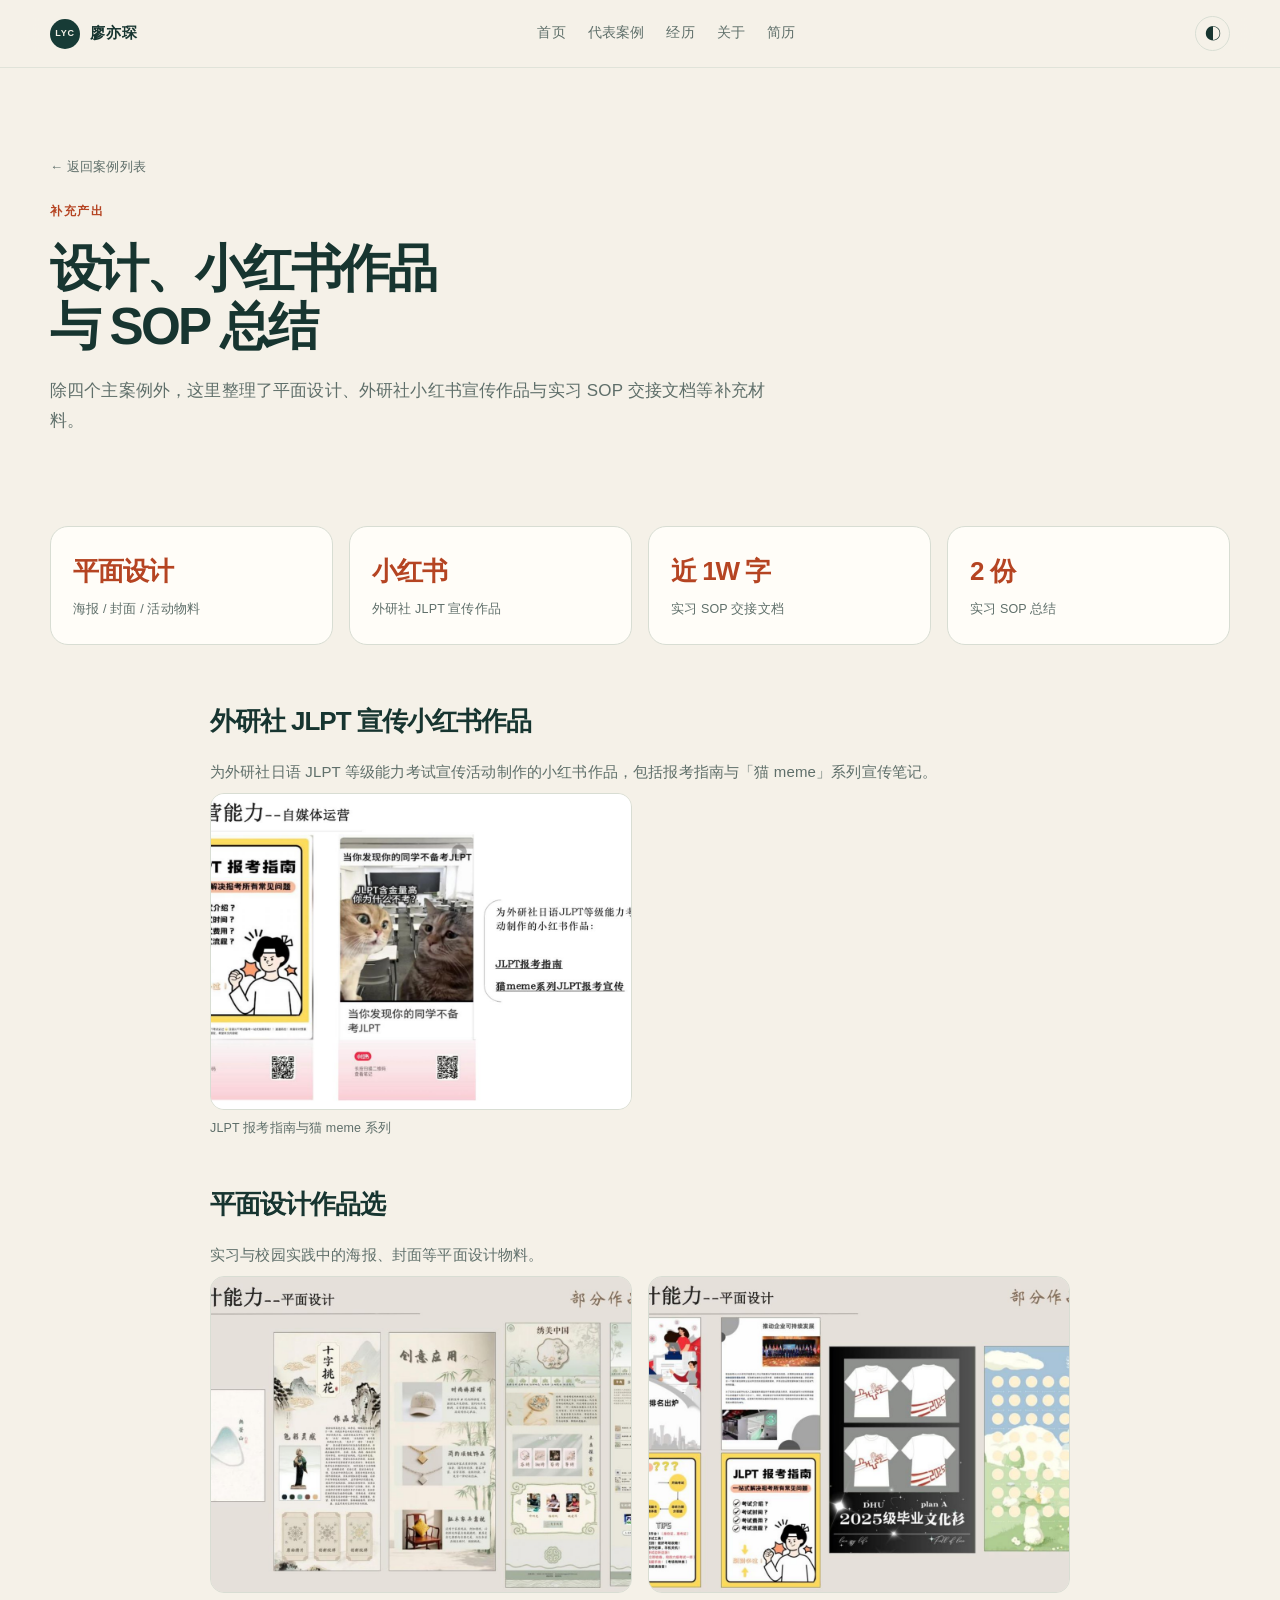
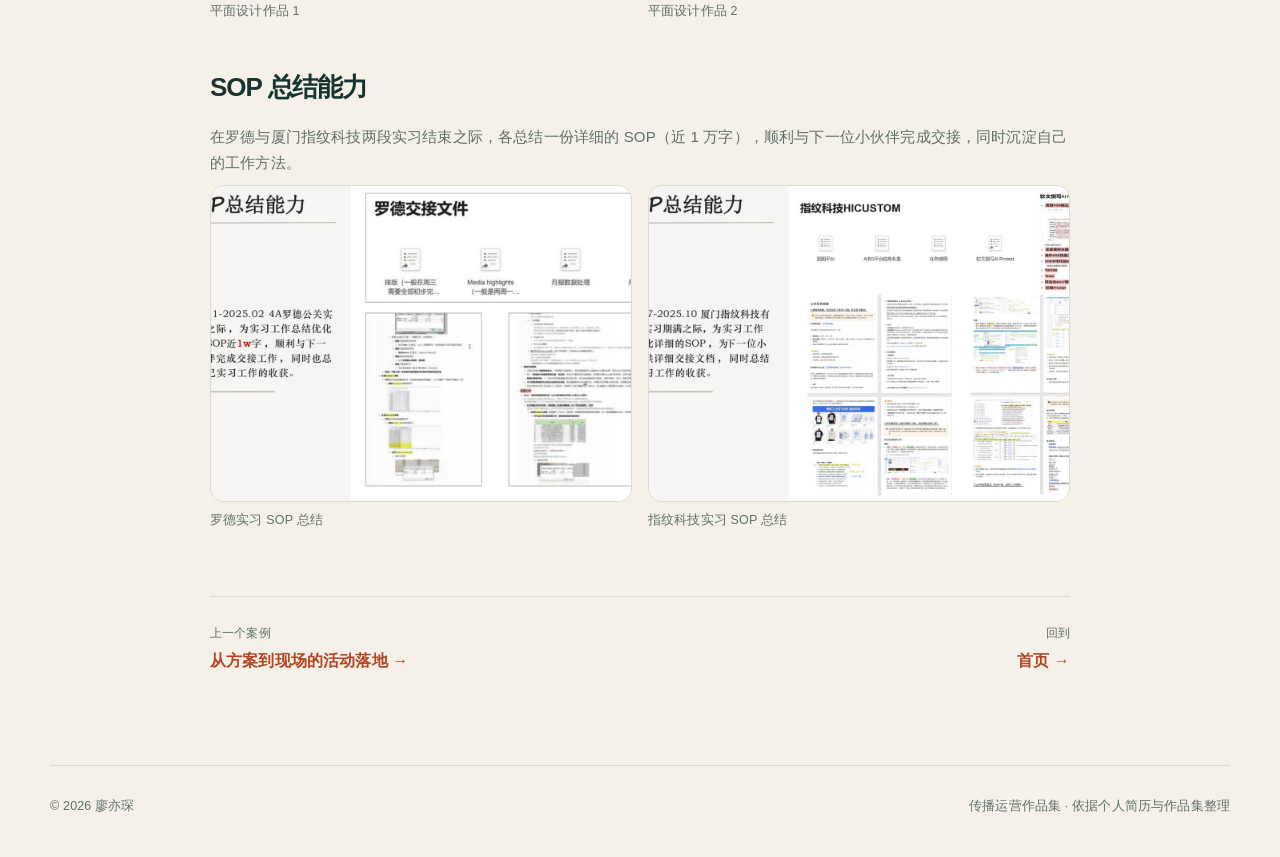
<file: works/other.html>
<!doctype html>
<html lang="zh-CN">
<head>
  <meta charset="utf-8">
  <meta name="viewport" content="width=device-width, initial-scale=1">
  <title>更多产出 | 廖亦琛</title>
  <meta name="description" content="平面设计、外研社小红书作品与实习 SOP 总结等补充产出。">
  <meta property="og:title" content="更多产出 | 廖亦琛">
  <meta property="og:description" content="设计、小红书作品与 SOP 总结等补充材料。">
  <meta property="og:image" content="https://betterbetty.github.io/assets/og-image.jpg">
  <link rel="icon" href="../favicon.svg" type="image/svg+xml">
  <link rel="stylesheet" href="../css/site.css">
  <script src="../js/site.js" defer></script>
</head>
<body>
  <a class="skip" href="#main">跳到主要内容</a>

  <header class="site-header">
    <a class="brand" href="../index.html" aria-label="返回首页"><span class="brand-mark">LYC</span><span>廖亦琛</span></a>
    <nav class="site-nav" aria-label="主导航">
      <a href="../index.html">首页</a>
      <a href="../index.html#work">代表案例</a>
      <a href="../experience.html">经历</a>
      <a href="../about.html">关于</a>
      <a href="../resume.html">简历</a>
    </nav>
    <div class="header-actions">
      <button class="theme-toggle" type="button" aria-label="切换深色模式" aria-pressed="false"></button>
      <button class="nav-toggle" type="button" aria-label="打开菜单" aria-expanded="false"><span aria-hidden="true">☰</span></button>
    </div>
  </header>

  <nav class="mobile-nav" aria-label="移动端导航">
    <a href="../index.html">首页</a>
    <a href="../index.html#work">代表案例</a>
    <a href="../experience.html">经历</a>
    <a href="../about.html">关于</a>
    <a href="../resume.html">简历</a>
  </nav>

  <main id="main">
    <div class="page-hero">
      <a class="kicker" href="../index.html#work">← 返回案例列表</a>
      <p class="eyebrow">补充产出</p>
      <h1>设计、小红书作品<br>与 SOP 总结</h1>
      <p class="lead">除四个主案例外，这里整理了平面设计、外研社小红书宣传作品与实习 SOP 交接文档等补充材料。</p>
    </div>

    <div class="work-layout">
      <div class="work-highlights">
        <div class="work-highlight"><b>平面设计</b><span>海报 / 封面 / 活动物料</span></div>
        <div class="work-highlight"><b>小红书</b><span>外研社 JLPT 宣传作品</span></div>
        <div class="work-highlight"><b>近 1W 字</b><span>实习 SOP 交接文档</span></div>
        <div class="work-highlight"><b>2 份</b><span>实习 SOP 总结</span></div>
      </div>

      <div class="work-body">
        <section class="work-block">
          <h2>外研社 JLPT 宣传小红书作品</h2>
          <p>为外研社日语 JLPT 等级能力考试宣传活动制作的小红书作品，包括报考指南与「猫 meme」系列宣传笔记。</p>
          <div class="gallery">
            <figure>
              <a href="../assets/works/slide-06.jpg" data-lightbox="other" data-caption="外研社 JLPT 小红书宣传作品页">
                <img src="../assets/works/slide-06.jpg" alt="外研社 JLPT 小红书宣传作品页截图" loading="lazy">
              </a>
              <figcaption>JLPT 报考指南与猫 meme 系列</figcaption>
            </figure>
          </div>
        </section>
        <section class="work-block">
          <h2>平面设计作品选</h2>
          <p>实习与校园实践中的海报、封面等平面设计物料。</p>
          <div class="gallery">
            <figure>
              <a href="../assets/works/slide-18.jpg" data-lightbox="other" data-caption="平面设计作品页 1">
                <img src="../assets/works/slide-18.jpg" alt="平面设计作品页 1 截图" loading="lazy">
              </a>
              <figcaption>平面设计作品 1</figcaption>
            </figure>
            <figure>
              <a href="../assets/works/slide-19.jpg" data-lightbox="other" data-caption="平面设计作品页 2">
                <img src="../assets/works/slide-19.jpg" alt="平面设计作品页 2 截图" loading="lazy">
              </a>
              <figcaption>平面设计作品 2</figcaption>
            </figure>
          </div>
        </section>
        <section class="work-block">
          <h2>SOP 总结能力</h2>
          <p>在罗德与厦门指纹科技两段实习结束之际，各总结一份详细的 SOP（近 1 万字），顺利与下一位小伙伴完成交接，同时沉淀自己的工作方法。</p>
          <div class="gallery">
            <figure>
              <a href="../assets/works/slide-20.jpg" data-lightbox="other" data-caption="罗德实习 SOP 总结页">
                <img src="../assets/works/slide-20.jpg" alt="罗德实习 SOP 总结页截图" loading="lazy">
              </a>
              <figcaption>罗德实习 SOP 总结</figcaption>
            </figure>
            <figure>
              <a href="../assets/works/slide-21.jpg" data-lightbox="other" data-caption="指纹科技实习 SOP 总结页">
                <img src="../assets/works/slide-21.jpg" alt="指纹科技实习 SOP 总结页截图" loading="lazy">
              </a>
              <figcaption>指纹科技实习 SOP 总结</figcaption>
            </figure>
          </div>
        </section>
      </div>

      <nav class="work-pager" aria-label="案例切换">
        <a href="events.html"><span>上一个案例</span>从方案到现场的活动落地 →</a>
        <a class="next" href="../index.html"><span>回到</span>首页 →</a>
      </nav>
    </div>
  </main>

  <footer>
    <span>© <span data-year></span> 廖亦琛</span>
    <span>传播运营作品集 · 依据个人简历与作品集整理</span>
  </footer>

  <button class="back-top" type="button" aria-label="返回顶部">↑</button>
</body>
</html>
</file>
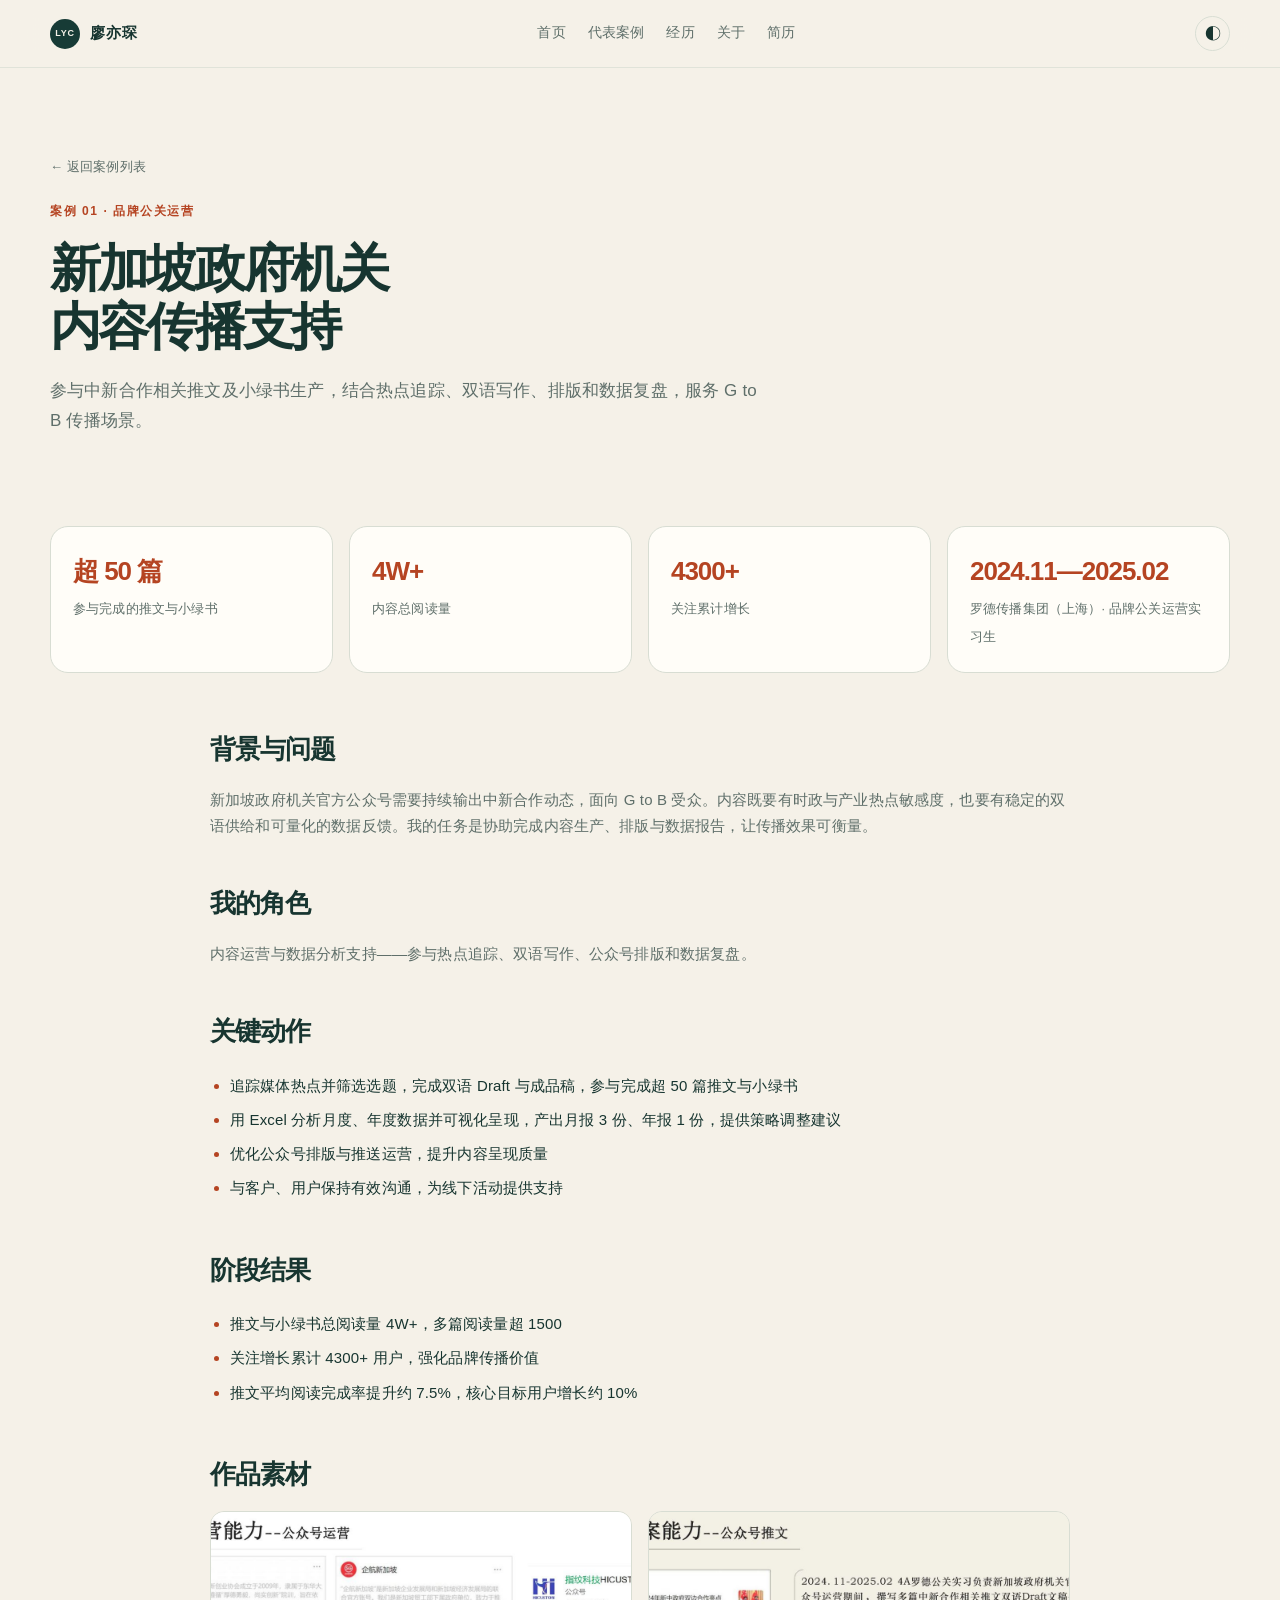
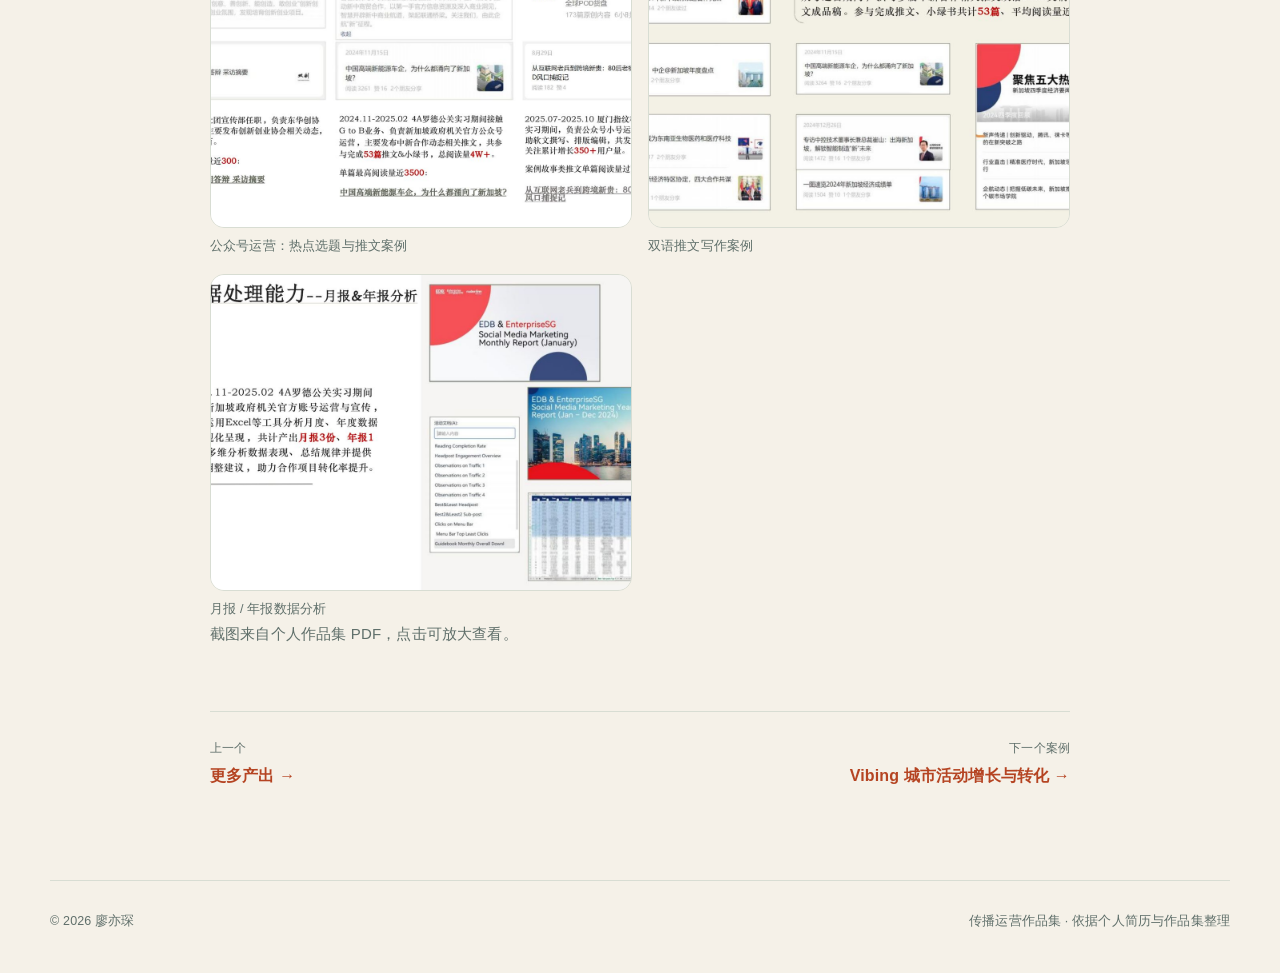
<file: works/rodeo.html>
<!doctype html>
<html lang="zh-CN">
<head>
  <meta charset="utf-8">
  <meta name="viewport" content="width=device-width, initial-scale=1">
  <title>新加坡政府机关内容传播支持 | 廖亦琛</title>
  <meta name="description" content="罗德传播集团（上海）品牌公关运营实习案例：参与新加坡政府机关官方公众号内容运营，超 50 篇双语推文与小绿书，总阅读 4W+。">
  <meta property="og:title" content="新加坡政府机关内容传播支持 | 廖亦琛">
  <meta property="og:description" content="4A 公关实习中的双语内容生产、排版与数据报告实践。">
  <meta property="og:image" content="https://betterbetty.github.io/assets/og-image.jpg">
  <link rel="icon" href="../favicon.svg" type="image/svg+xml">
  <link rel="stylesheet" href="../css/site.css">
  <script src="../js/site.js" defer></script>
</head>
<body>
  <a class="skip" href="#main">跳到主要内容</a>

  <header class="site-header">
    <a class="brand" href="../index.html" aria-label="返回首页"><span class="brand-mark">LYC</span><span>廖亦琛</span></a>
    <nav class="site-nav" aria-label="主导航">
      <a href="../index.html">首页</a>
      <a href="../index.html#work">代表案例</a>
      <a href="../experience.html">经历</a>
      <a href="../about.html">关于</a>
      <a href="../resume.html">简历</a>
    </nav>
    <div class="header-actions">
      <button class="theme-toggle" type="button" aria-label="切换深色模式" aria-pressed="false"></button>
      <button class="nav-toggle" type="button" aria-label="打开菜单" aria-expanded="false"><span aria-hidden="true">☰</span></button>
    </div>
  </header>

  <nav class="mobile-nav" aria-label="移动端导航">
    <a href="../index.html">首页</a>
    <a href="../index.html#work">代表案例</a>
    <a href="../experience.html">经历</a>
    <a href="../about.html">关于</a>
    <a href="../resume.html">简历</a>
  </nav>

  <main id="main">
    <div class="page-hero">
      <a class="kicker" href="../index.html#work">← 返回案例列表</a>
      <p class="eyebrow">案例 01 · 品牌公关运营</p>
      <h1>新加坡政府机关<br>内容传播支持</h1>
      <p class="lead">参与中新合作相关推文及小绿书生产，结合热点追踪、双语写作、排版和数据复盘，服务 G to B 传播场景。</p>
    </div>

    <div class="work-layout">
      <div class="work-highlights">
        <div class="work-highlight"><b>超 50 篇</b><span>参与完成的推文与小绿书</span></div>
        <div class="work-highlight"><b>4W+</b><span>内容总阅读量</span></div>
        <div class="work-highlight"><b>4300+</b><span>关注累计增长</span></div>
        <div class="work-highlight"><b>2024.11—2025.02</b><span>罗德传播集团（上海）· 品牌公关运营实习生</span></div>
      </div>

      <div class="work-body">
        <section class="work-block">
          <h2>背景与问题</h2>
          <p>新加坡政府机关官方公众号需要持续输出中新合作动态，面向 G to B 受众。内容既要有时政与产业热点敏感度，也要有稳定的双语供给和可量化的数据反馈。我的任务是协助完成内容生产、排版与数据报告，让传播效果可衡量。</p>
        </section>
        <section class="work-block">
          <h2>我的角色</h2>
          <p>内容运营与数据分析支持——参与热点追踪、双语写作、公众号排版和数据复盘。</p>
        </section>
        <section class="work-block">
          <h2>关键动作</h2>
          <ul>
            <li>追踪媒体热点并筛选选题，完成双语 Draft 与成品稿，参与完成超 50 篇推文与小绿书</li>
            <li>用 Excel 分析月度、年度数据并可视化呈现，产出月报 3 份、年报 1 份，提供策略调整建议</li>
            <li>优化公众号排版与推送运营，提升内容呈现质量</li>
            <li>与客户、用户保持有效沟通，为线下活动提供支持</li>
          </ul>
        </section>
        <section class="work-block">
          <h2>阶段结果</h2>
          <ul>
            <li>推文与小绿书总阅读量 4W+，多篇阅读量超 1500</li>
            <li>关注增长累计 4300+ 用户，强化品牌传播价值</li>
            <li>推文平均阅读完成率提升约 7.5%，核心目标用户增长约 10%</li>
          </ul>
        </section>
        <section class="work-block">
          <h2>作品素材</h2>
          <div class="gallery">
            <figure>
              <a href="../assets/works/slide-04.jpg" data-lightbox="rodeo" data-caption="公众号运营案例页">
                <img src="../assets/works/slide-04.jpg" alt="公众号运营案例页截图" loading="lazy">
              </a>
              <figcaption>公众号运营：热点选题与推文案例</figcaption>
            </figure>
            <figure>
              <a href="../assets/works/slide-11.jpg" data-lightbox="rodeo" data-caption="公众号推文案例页">
                <img src="../assets/works/slide-11.jpg" alt="公众号推文案例页截图" loading="lazy">
              </a>
              <figcaption>双语推文写作案例</figcaption>
            </figure>
            <figure>
              <a href="../assets/works/slide-17.jpg" data-lightbox="rodeo" data-caption="月报年报分析案例页">
                <img src="../assets/works/slide-17.jpg" alt="月报年报分析案例页截图" loading="lazy">
              </a>
              <figcaption>月报 / 年报数据分析</figcaption>
            </figure>
          </div>
          <p class="source-note">截图来自个人作品集 PDF，点击可放大查看。</p>
        </section>
      </div>

      <nav class="work-pager" aria-label="案例切换">
        <a href="other.html"><span>上一个</span>更多产出 →</a>
        <a class="next" href="vibing.html"><span>下一个案例</span>Vibing 城市活动增长与转化 →</a>
      </nav>
    </div>
  </main>

  <footer>
    <span>© <span data-year></span> 廖亦琛</span>
    <span>传播运营作品集 · 依据个人简历与作品集整理</span>
  </footer>

  <button class="back-top" type="button" aria-label="返回顶部">↑</button>
</body>
</html>
</file>
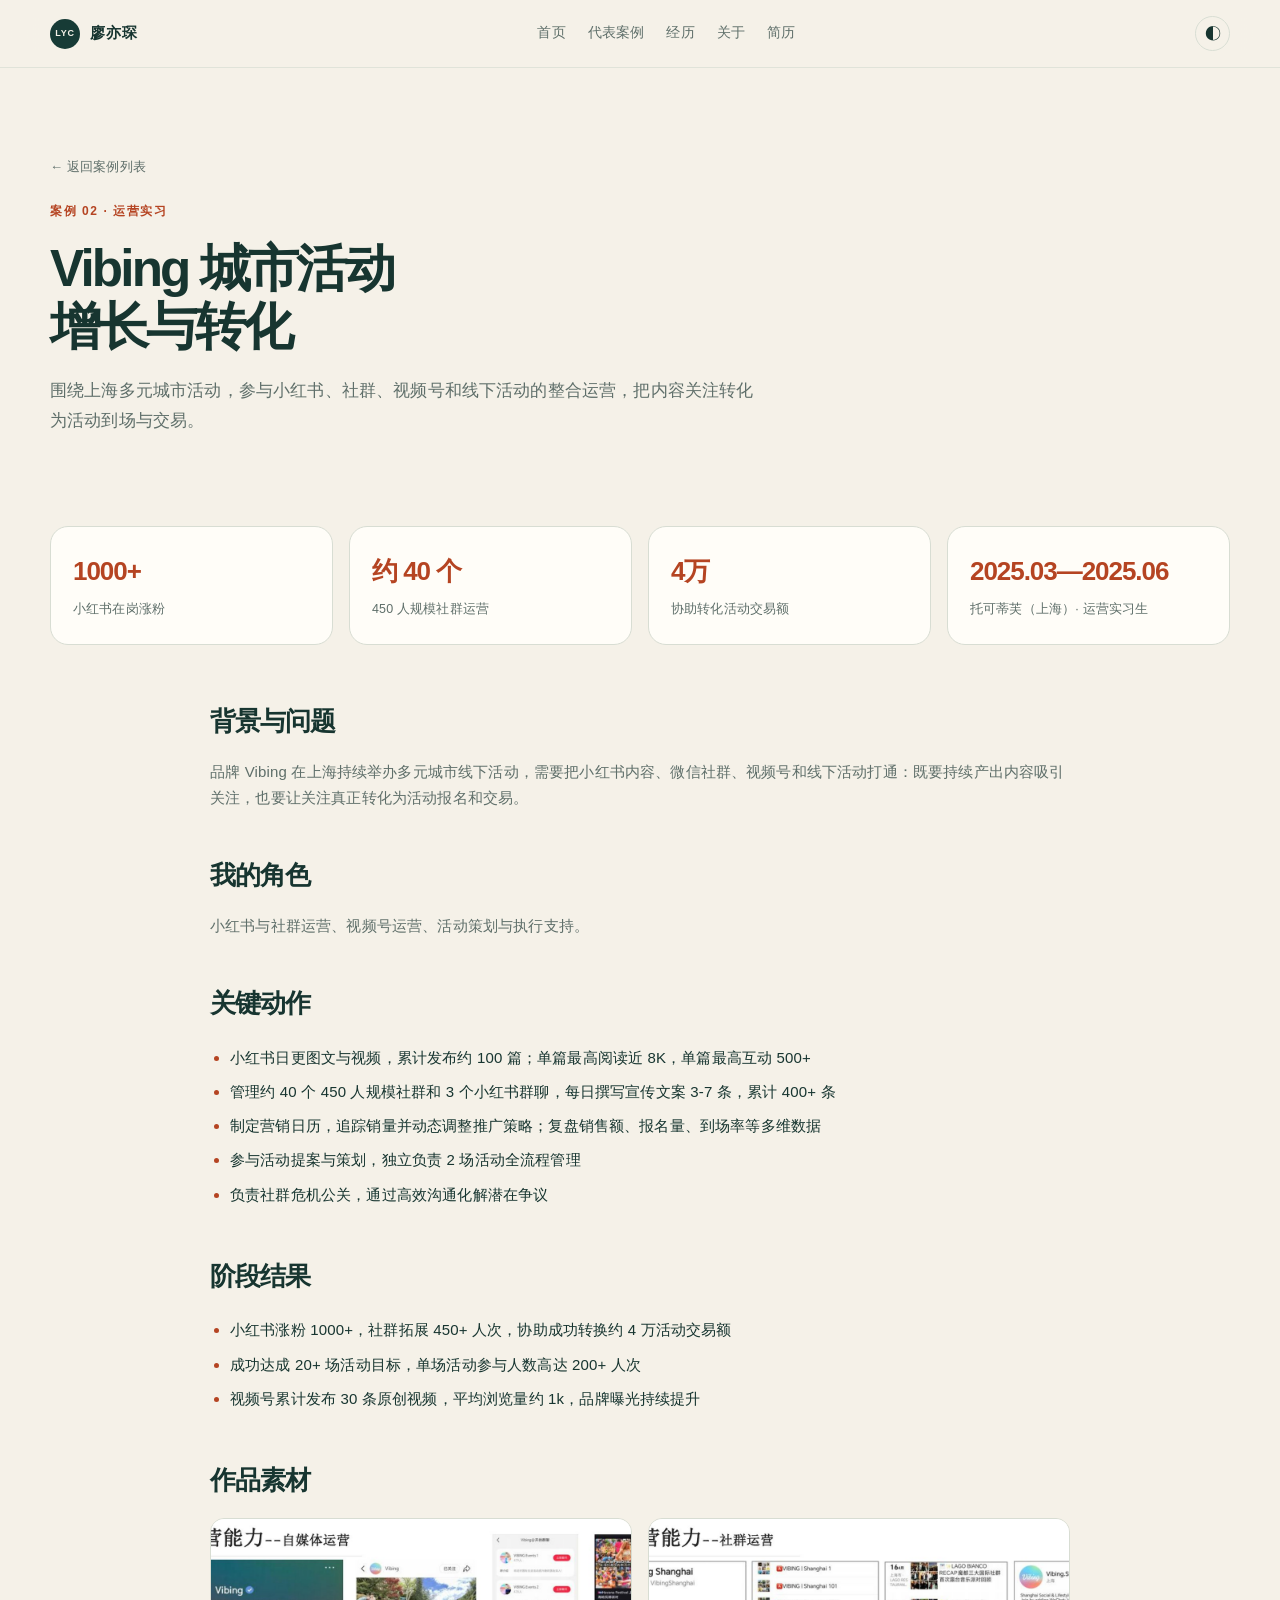
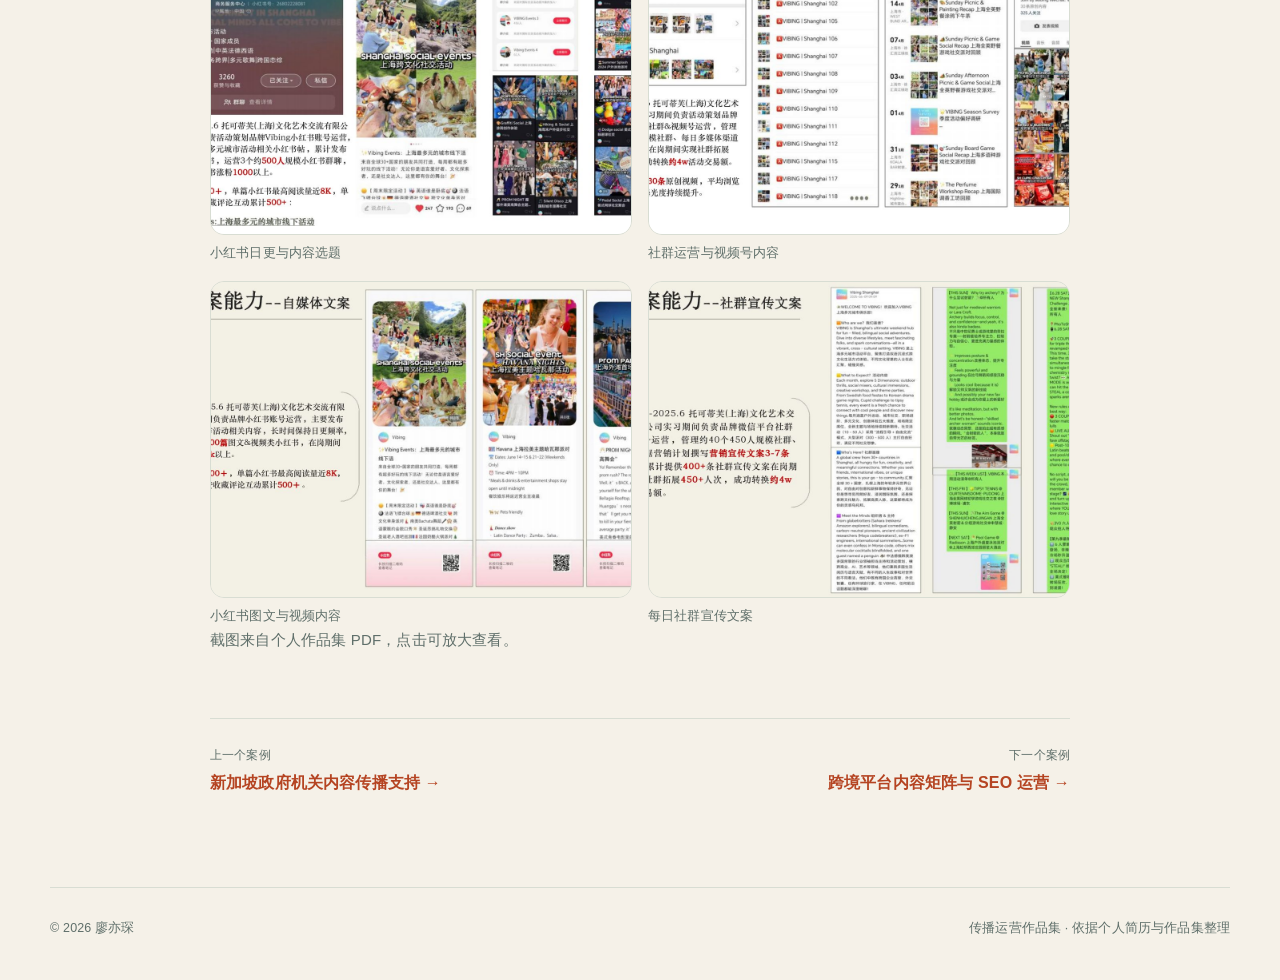
<file: works/vibing.html>
<!doctype html>
<html lang="zh-CN">
<head>
  <meta charset="utf-8">
  <meta name="viewport" content="width=device-width, initial-scale=1">
  <title>Vibing 城市活动增长与转化 | 廖亦琛</title>
  <meta name="description" content="托可蒂芙（上海）运营实习案例：Vibing 城市活动小红书、社群与视频号整合运营，在岗涨粉 1000+，协助转化约 4 万交易额。">
  <meta property="og:title" content="Vibing 城市活动增长与转化 | 廖亦琛">
  <meta property="og:description" content="小红书、社群、视频号与线下活动的一体化运营实践。">
  <meta property="og:image" content="https://betterbetty.github.io/assets/og-image.jpg">
  <link rel="icon" href="../favicon.svg" type="image/svg+xml">
  <link rel="stylesheet" href="../css/site.css">
  <script src="../js/site.js" defer></script>
</head>
<body>
  <a class="skip" href="#main">跳到主要内容</a>

  <header class="site-header">
    <a class="brand" href="../index.html" aria-label="返回首页"><span class="brand-mark">LYC</span><span>廖亦琛</span></a>
    <nav class="site-nav" aria-label="主导航">
      <a href="../index.html">首页</a>
      <a href="../index.html#work">代表案例</a>
      <a href="../experience.html">经历</a>
      <a href="../about.html">关于</a>
      <a href="../resume.html">简历</a>
    </nav>
    <div class="header-actions">
      <button class="theme-toggle" type="button" aria-label="切换深色模式" aria-pressed="false"></button>
      <button class="nav-toggle" type="button" aria-label="打开菜单" aria-expanded="false"><span aria-hidden="true">☰</span></button>
    </div>
  </header>

  <nav class="mobile-nav" aria-label="移动端导航">
    <a href="../index.html">首页</a>
    <a href="../index.html#work">代表案例</a>
    <a href="../experience.html">经历</a>
    <a href="../about.html">关于</a>
    <a href="../resume.html">简历</a>
  </nav>

  <main id="main">
    <div class="page-hero">
      <a class="kicker" href="../index.html#work">← 返回案例列表</a>
      <p class="eyebrow">案例 02 · 运营实习</p>
      <h1>Vibing 城市活动<br>增长与转化</h1>
      <p class="lead">围绕上海多元城市活动，参与小红书、社群、视频号和线下活动的整合运营，把内容关注转化为活动到场与交易。</p>
    </div>

    <div class="work-layout">
      <div class="work-highlights">
        <div class="work-highlight"><b>1000+</b><span>小红书在岗涨粉</span></div>
        <div class="work-highlight"><b>约 40 个</b><span>450 人规模社群运营</span></div>
        <div class="work-highlight"><b>4万</b><span>协助转化活动交易额</span></div>
        <div class="work-highlight"><b>2025.03—2025.06</b><span>托可蒂芙（上海）· 运营实习生</span></div>
      </div>

      <div class="work-body">
        <section class="work-block">
          <h2>背景与问题</h2>
          <p>品牌 Vibing 在上海持续举办多元城市线下活动，需要把小红书内容、微信社群、视频号和线下活动打通：既要持续产出内容吸引关注，也要让关注真正转化为活动报名和交易。</p>
        </section>
        <section class="work-block">
          <h2>我的角色</h2>
          <p>小红书与社群运营、视频号运营、活动策划与执行支持。</p>
        </section>
        <section class="work-block">
          <h2>关键动作</h2>
          <ul>
            <li>小红书日更图文与视频，累计发布约 100 篇；单篇最高阅读近 8K，单篇最高互动 500+</li>
            <li>管理约 40 个 450 人规模社群和 3 个小红书群聊，每日撰写宣传文案 3-7 条，累计 400+ 条</li>
            <li>制定营销日历，追踪销量并动态调整推广策略；复盘销售额、报名量、到场率等多维数据</li>
            <li>参与活动提案与策划，独立负责 2 场活动全流程管理</li>
            <li>负责社群危机公关，通过高效沟通化解潜在争议</li>
          </ul>
        </section>
        <section class="work-block">
          <h2>阶段结果</h2>
          <ul>
            <li>小红书涨粉 1000+，社群拓展 450+ 人次，协助成功转换约 4 万活动交易额</li>
            <li>成功达成 20+ 场活动目标，单场活动参与人数高达 200+ 人次</li>
            <li>视频号累计发布 30 条原创视频，平均浏览量约 1k，品牌曝光持续提升</li>
          </ul>
        </section>
        <section class="work-block">
          <h2>作品素材</h2>
          <div class="gallery">
            <figure>
              <a href="../assets/works/slide-05.jpg" data-lightbox="vibing" data-caption="Vibing 小红书运营案例页">
                <img src="../assets/works/slide-05.jpg" alt="Vibing 小红书运营案例页截图" loading="lazy">
              </a>
              <figcaption>小红书日更与内容选题</figcaption>
            </figure>
            <figure>
              <a href="../assets/works/slide-08.jpg" data-lightbox="vibing" data-caption="社群与视频号运营案例页">
                <img src="../assets/works/slide-08.jpg" alt="社群与视频号运营案例页截图" loading="lazy">
              </a>
              <figcaption>社群运营与视频号内容</figcaption>
            </figure>
            <figure>
              <a href="../assets/works/slide-12.jpg" data-lightbox="vibing" data-caption="自媒体文案案例页">
                <img src="../assets/works/slide-12.jpg" alt="自媒体文案案例页截图" loading="lazy">
              </a>
              <figcaption>小红书图文与视频内容</figcaption>
            </figure>
            <figure>
              <a href="../assets/works/slide-14.jpg" data-lightbox="vibing" data-caption="社群宣传文案案例页">
                <img src="../assets/works/slide-14.jpg" alt="社群宣传文案案例页截图" loading="lazy">
              </a>
              <figcaption>每日社群宣传文案</figcaption>
            </figure>
          </div>
          <p class="source-note">截图来自个人作品集 PDF，点击可放大查看。</p>
        </section>
      </div>

      <nav class="work-pager" aria-label="案例切换">
        <a href="rodeo.html"><span>上一个案例</span>新加坡政府机关内容传播支持 →</a>
        <a class="next" href="hicustom.html"><span>下一个案例</span>跨境平台内容矩阵与 SEO 运营 →</a>
      </nav>
    </div>
  </main>

  <footer>
    <span>© <span data-year></span> 廖亦琛</span>
    <span>传播运营作品集 · 依据个人简历与作品集整理</span>
  </footer>

  <button class="back-top" type="button" aria-label="返回顶部">↑</button>
</body>
</html>
</file>
<file: css/site.css>
:root {
  --bg: #f5f1e8;
  --surface: #fffdf8;
  --text: #173530;
  --muted: #5f6f6a;
  --line: #d8ddd3;
  --accent: #b54422;
  --accent-soft: #f1dbca;
  --dark: #173b36;
  --mint: #dceae1;
  --max: 1180px;
  --radius: 18px;
  --shadow: 0 14px 26px rgba(20, 48, 43, 0.08);
  --sans: "Inter", ui-sans-serif, -apple-system, BlinkMacSystemFont, "PingFang SC", "Microsoft YaHei", sans-serif;
  color-scheme: light;
}
html[data-theme="dark"] {
  --bg: #122622;
  --surface: #18312d;
  --text: #f6f1e8;
  --muted: #bdcac3;
  --line: #36514a;
  --accent: #ff8057;
  --accent-soft: #4a2e22;
  --dark: #e5f0e8;
  --mint: #29453e;
  --shadow: 0 14px 26px rgba(0, 0, 0, 0.3);
  color-scheme: dark;
}

* { box-sizing: border-box; }
html { scroll-behavior: smooth; scroll-padding-top: 84px; }
body {
  margin: 0;
  background: var(--bg);
  color: var(--text);
  font-family: var(--sans);
  font-size: 16px;
  line-height: 1.75;
  letter-spacing: 0.01em;
  -webkit-font-smoothing: antialiased;
}
button, a, input { font: inherit; color: inherit; }
button { color: inherit; }
img { max-width: 100%; display: block; }
a { color: var(--accent); text-underline-offset: 3px; }
:focus-visible { outline: 2px solid var(--accent); outline-offset: 2px; }

.skip {
  position: fixed; z-index: 99; top: -60px; left: 14px;
  background: var(--text); color: var(--bg);
  padding: 10px 16px; border-radius: 8px; text-decoration: none;
}
.skip:focus { top: 14px; }

/* ---------- Header ---------- */
.site-header {
  position: sticky; top: 0; z-index: 40;
  height: 68px;
  display: flex; align-items: center; justify-content: space-between; gap: 20px;
  padding: 0 max(24px, calc((100vw - var(--max)) / 2));
  background: color-mix(in srgb, var(--bg) 86%, transparent);
  border-bottom: 1px solid color-mix(in srgb, var(--line) 70%, transparent);
  backdrop-filter: blur(16px);
}
.brand {
  display: inline-flex; align-items: center; gap: 10px;
  color: var(--text); text-decoration: none;
  font-size: 15px; font-weight: 750; letter-spacing: 0.06em;
}
.brand-mark {
  display: grid; place-items: center;
  width: 30px; height: 30px;
  background: var(--dark); color: var(--bg);
  font-size: 9px; border-radius: 50%; letter-spacing: 0.08em;
}
.site-nav { display: flex; align-items: center; gap: 22px; }
.site-nav a {
  color: var(--muted); text-decoration: none; font-size: 14px;
  padding: 6px 0; border-bottom: 2px solid transparent;
}
.site-nav a:hover { color: var(--accent); }
.site-nav a.is-active { color: var(--text); border-bottom-color: var(--accent); }
.header-actions { display: flex; align-items: center; gap: 12px; }
.theme-toggle {
  display: grid; place-items: center;
  width: 35px; height: 35px;
  border: 1px solid var(--line); background: transparent;
  border-radius: 50%; cursor: pointer;
}
.theme-toggle:hover { background: var(--mint); }
.nav-toggle {
  display: none; place-items: center;
  width: 38px; height: 38px; border: 1px solid var(--line);
  background: transparent; border-radius: 10px; cursor: pointer;
}
.mobile-nav {
  display: none;
  position: fixed; top: 68px; left: 0; right: 0; z-index: 39;
  flex-direction: column; gap: 4px;
  padding: 12px max(24px, calc((100vw - var(--max)) / 2)) 20px;
  background: var(--bg);
  border-bottom: 1px solid var(--line);
  box-shadow: var(--shadow);
}
.mobile-nav a {
  padding: 12px 6px; color: var(--text); text-decoration: none;
  font-weight: 700; border-radius: 10px;
}
.mobile-nav a:hover, .mobile-nav a.is-active { background: var(--mint); }
.mobile-nav.is-open { display: flex; }
body.nav-open { overflow: hidden; }

/* ---------- Layout / sections ---------- */
.section {
  width: min(var(--max), calc(100% - 48px));
  margin: auto; padding: 96px 0;
}
.eyebrow {
  margin: 0 0 18px; color: var(--accent);
  font-size: 12px; font-weight: 800; letter-spacing: 0.13em; text-transform: uppercase;
}
.section-heading { max-width: 680px; margin-bottom: 44px; }
.section-heading h2, .page-hero h1 {
  margin: 0;
  font-size: clamp(34px, 4vw, 56px);
  letter-spacing: -0.055em; line-height: 1.14;
}
.section-heading.split {
  max-width: none; display: grid;
  grid-template-columns: 1fr 320px; gap: 40px; align-items: end;
}
.section-heading.split > p { margin: 0; color: var(--muted); font-size: 15px; }
.section + .section { border-top: 1px solid var(--line); }
.section--full { width: 100%; padding-left: 0; padding-right: 0; }

/* ---------- Buttons ---------- */
.btn {
  display: inline-flex; align-items: center; justify-content: center; gap: 10px;
  padding: 12px 20px; border-radius: 999px; text-decoration: none;
  border: 1px solid var(--line); font-weight: 700; cursor: pointer;
  background: var(--surface); color: var(--text);
  transition: transform 0.2s, box-shadow 0.2s, background 0.2s;
}
.btn:hover { transform: translateY(-2px); box-shadow: var(--shadow); }
.btn-primary { background: var(--accent); border-color: var(--accent); color: #fff; }
.btn-primary:hover { background: var(--accent); }
.btn-light { background: var(--bg); color: var(--text); border-color: transparent; }
.btn-ghost { background: transparent; }
.btn-sm { padding: 8px 14px; font-size: 13px; }

/* ---------- Hero ---------- */
.hero {
  padding-top: 100px;
  min-height: calc(100vh - 68px);
  display: flex; flex-direction: column; justify-content: center;
}
.hero-grid {
  display: grid; grid-template-columns: 1.2fr 0.8fr; gap: clamp(35px, 8vw, 130px);
  align-items: end;
}
.hero h1 {
  max-width: 700px; margin: 0;
  font-size: clamp(52px, 7.1vw, 94px);
  line-height: 1.05; letter-spacing: -0.065em; font-weight: 780;
}
.hero h1 em { font-style: normal; color: var(--accent); }
.hero-copy { max-width: 440px; padding-bottom: 8px; }
.hero-copy p { margin: 0 0 22px; color: var(--muted); font-size: 17px; }
.hero-copy strong { color: var(--text); }
.hero-actions { display: flex; align-items: center; gap: 20px; flex-wrap: wrap; margin: 28px 0; }
.availability {
  display: inline-flex; align-items: center; gap: 8px;
  font-size: 13px; color: var(--text);
  padding: 6px 12px; border: 1px solid var(--line); border-radius: 999px;
}
.availability::before {
  content: ""; width: 8px; height: 8px; border-radius: 50%;
  background: #57a07d; box-shadow: 0 0 0 4px color-mix(in srgb, #57a07d 22%, transparent);
}
.hero-ribbon { display: flex; gap: 9px; flex-wrap: wrap; margin-top: 78px; }
.chip, .tag, .award {
  display: inline-flex; align-items: center;
  padding: 5px 12px; border: 1px solid var(--line); border-radius: 999px;
  color: var(--muted); font-size: 12px; line-height: 1.4;
}

/* Page hero (sub pages) */
.page-hero {
  width: min(var(--max), calc(100% - 48px)); margin: auto;
  padding: 84px 0 56px;
}
.page-hero .kicker {
  display: inline-flex; gap: 8px; align-items: center;
  color: var(--muted); font-size: 13px; text-decoration: none; margin-bottom: 22px;
}
.page-hero .kicker:hover { color: var(--accent); }
.page-hero .lead { max-width: 720px; margin: 20px 0 0; color: var(--muted); font-size: 17px; }
.page-hero .hero-actions { margin: 26px 0 0; }

/* ---------- Metrics ---------- */
.metrics {
  display: grid; grid-template-columns: repeat(4, 1fr);
  border-top: 1px solid var(--line); border-bottom: 1px solid var(--line);
}
.metric {
  min-height: 150px; padding: 24px 22px;
  border-right: 1px solid var(--line);
  display: flex; flex-direction: column; justify-content: space-between; gap: 18px;
}
.metric:first-child { padding-left: 0; }
.metric:last-child { border-right: 0; }
.metric strong {
  font-size: clamp(38px, 4.4vw, 64px); letter-spacing: -0.07em; line-height: 1;
  color: var(--accent); font-variant-numeric: tabular-nums;
}
.metric span { max-width: 170px; color: var(--muted); font-size: 13px; line-height: 1.55; }
.source-note { color: var(--muted); font-size: 12px; margin: 16px 0 0; }

/* ---------- Case cards ---------- */
.filters { display: flex; gap: 9px; flex-wrap: wrap; margin: -14px 0 30px; }
.filter {
  padding: 7px 14px; background: transparent; border: 1px solid var(--line);
  border-radius: 999px; cursor: pointer; font-size: 13px;
}
.filter:hover, .filter.is-active {
  color: var(--bg); border-color: var(--accent); background: var(--accent);
}
.case-grid { display: grid; grid-template-columns: repeat(2, 1fr); gap: 16px; }
.case {
  position: relative; display: flex; flex-direction: column;
  min-height: 460px; overflow: hidden;
  background: var(--surface); border: 1px solid var(--line); border-radius: var(--radius);
  text-decoration: none; color: var(--text);
  transition: transform 0.25s, box-shadow 0.25s;
}
.case:hover { transform: translateY(-4px); box-shadow: var(--shadow); }
.case-cover { position: relative; height: 220px; overflow: hidden; background: var(--mint); }
.case-cover img {
  width: 100%; height: 100%; object-fit: cover;
  transition: transform 0.5s;
}
.case:hover .case-cover img { transform: scale(1.04); }
.case-cover::after {
  content: ""; position: absolute; inset: 0;
  background: linear-gradient(to top, rgba(23, 59, 54, 0.32), transparent 55%);
}
.case-body { display: flex; flex-direction: column; flex: 1; padding: 26px 28px 24px; }
.case-index {
  font-size: 12px; font-weight: 800; color: var(--accent);
  letter-spacing: 0.1em;
}
.case-meta { margin: 20px 0 8px; color: var(--muted); font-size: 12px; }
.case h3 { margin: 0; font-size: clamp(25px, 2.8vw, 36px); line-height: 1.16; letter-spacing: -0.045em; }
.case-body > p { margin: 14px 0 0; color: var(--muted); font-size: 14px; line-height: 1.7; }
.case-result {
  display: grid; grid-template-columns: auto 1fr; gap: 2px 12px;
  margin-top: auto; padding-top: 24px; align-items: baseline;
}
.case-result b { font-size: 22px; letter-spacing: -0.04em; color: var(--accent); }
.case-result span { color: var(--muted); font-size: 12px; }
.case-more {
  display: flex; justify-content: space-between; align-items: center;
  margin-top: 20px; padding-top: 14px;
  border-top: 1px solid color-mix(in srgb, var(--text) 16%, transparent);
  font-weight: 750; font-size: 14px; color: var(--text);
}
.case:hover .case-more { color: var(--accent); }
.case.is-hidden { display: none; }
.filter-status { min-height: 20px; margin: 14px 0 0; color: var(--muted); font-size: 13px; }

/* ---------- Timeline ---------- */
.timeline { margin: 46px 0 0; padding: 0; list-style: none; border-top: 1px solid var(--line); }
.timeline li { display: grid; grid-template-columns: 190px 1fr; gap: 34px; padding: 30px 0; border-bottom: 1px solid var(--line); }
.timeline-date { margin: 4px 0 0; color: var(--accent); font-size: 12px; font-weight: 800; letter-spacing: 0.06em; }
.timeline h3 { margin: 0 0 10px; font-size: 22px; letter-spacing: -0.035em; }
.timeline h3 span { margin-left: 10px; color: var(--muted); font-size: 14px; font-weight: 500; letter-spacing: 0; }
.timeline li div > p { max-width: 720px; margin: 0; color: var(--muted); font-size: 14px; }
.timeline ul { margin: 13px 0 0; padding-left: 18px; color: var(--text); font-size: 13.5px; }
.timeline ul li { display: list-item; padding: 3px 0; border: 0; }
.timeline ul li::marker { color: var(--accent); }

/* ---------- Skills ---------- */
.skill-grid { display: grid; grid-template-columns: repeat(2, 1fr); gap: 16px; }
.skill-card {
  padding: 28px 30px; background: var(--surface);
  border: 1px solid var(--line); border-radius: var(--radius);
}
.skill-card h3 { margin: 14px 0 10px; font-size: 24px; letter-spacing: -0.04em; }
.skill-card > p { margin: 0 0 20px; color: var(--muted); font-size: 14px; }
.tags { display: flex; gap: 8px; flex-wrap: wrap; }

/* ---------- Photo slider ---------- */
.slider-wrap { position: relative; max-width: 900px; }
.slider-viewport {
  overflow: hidden; border-radius: var(--radius);
  border: 1px solid var(--line); background: var(--surface);
}
.slider-track { display: flex; transition: transform 0.5s cubic-bezier(0.22, 1, 0.36, 1); }
.slider-track.is-dragging { transition: none; }
.slider-slide { flex: 0 0 100%; min-width: 0; }
.slider-slide img { width: 100%; height: auto; object-fit: contain; background: var(--surface); }
.slider-nav {
  position: absolute; top: 50%; transform: translateY(-50%);
  width: 44px; height: 44px; border-radius: 50%;
  border: 1px solid var(--line); background: color-mix(in srgb, var(--surface) 88%, transparent);
  cursor: pointer; display: grid; place-items: center; font-size: 18px;
  backdrop-filter: blur(6px); transition: background 0.2s;
}
.slider-nav:hover { background: var(--accent); color: var(--bg); }
.slider-prev { left: 14px; }
.slider-next { right: 14px; }
.slider-dots { display: flex; gap: 8px; justify-content: center; margin-top: 18px; }
.slider-dot {
  width: 9px; height: 9px; border-radius: 999px; padding: 0;
  border: 0; background: color-mix(in srgb, var(--text) 24%, transparent); cursor: pointer;
  transition: width 0.25s, background 0.25s;
}
.slider-dot.is-active { width: 26px; background: var(--accent); }
.slider-count { text-align: center; margin-top: 12px; color: var(--muted); font-size: 12px; letter-spacing: 0.08em; }

/* ---------- Work detail ---------- */
.work-layout { width: min(var(--max), calc(100% - 48px)); margin: auto; padding: 0 0 90px; }
.work-highlights {
  display: grid; grid-template-columns: repeat(4, 1fr); gap: 16px;
  margin: 34px 0 10px;
}
.work-highlight {
  padding: 22px; background: var(--surface);
  border: 1px solid var(--line); border-radius: var(--radius);
}
.work-highlight b { display: block; font-size: 26px; letter-spacing: -0.04em; color: var(--accent); }
.work-highlight span { color: var(--muted); font-size: 12.5px; }
.work-body {
  max-width: 860px; margin: 54px auto 0;
  display: grid; gap: 42px;
}
.work-block h2 { margin: 0 0 14px; font-size: 26px; letter-spacing: -0.04em; }
.work-block p { margin: 0; color: var(--muted); font-size: 15px; }
.work-block ul { margin: 12px 0 0; padding-left: 20px; color: var(--text); font-size: 15px; }
.work-block ul li { padding: 4px 0; }
.work-block ul li::marker { color: var(--accent); }
.gallery { display: grid; grid-template-columns: repeat(2, 1fr); gap: 16px; margin-top: 8px; }
.gallery figure { margin: 0; }
.gallery a { display: block; border-radius: 14px; overflow: hidden; border: 1px solid var(--line); background: var(--surface); }
.gallery img { width: 100%; aspect-ratio: 4 / 3; object-fit: cover; transition: transform 0.4s; }
.gallery a:hover img { transform: scale(1.03); }
.gallery figcaption { margin-top: 8px; color: var(--muted); font-size: 12.5px; }
.work-pager {
  max-width: 860px; margin: 64px auto 0;
  display: flex; justify-content: space-between; gap: 20px;
  border-top: 1px solid var(--line); padding-top: 26px;
}
.work-pager a { text-decoration: none; font-weight: 750; }
.work-pager .next { text-align: right; }
.work-pager span { display: block; color: var(--muted); font-size: 12px; font-weight: 500; margin-bottom: 3px; }

/* ---------- About / values ---------- */
.about-grid {
  display: grid; grid-template-columns: 1fr 1fr; gap: 70px;
  align-items: start;
}
.about-copy p { margin: 0 0 20px; color: var(--muted); font-size: 16px; }
.about-copy strong { color: var(--text); }
.values { display: grid; gap: 14px; margin-top: 36px; }
.value {
  padding: 22px 26px; background: var(--surface);
  border: 1px solid var(--line); border-radius: var(--radius);
}
.value b { display: block; margin-bottom: 6px; font-size: 17px; }
.value p { margin: 0; color: var(--muted); font-size: 14px; }

/* ---------- Contact ---------- */
.contact-band {
  padding: 56px; display: flex; flex-direction: column; align-items: flex-start;
  background: var(--dark); color: var(--bg); border-radius: var(--radius);
}
.contact-band > p { margin: 0 0 8px; font-size: 14px; color: color-mix(in srgb, var(--bg) 78%, transparent); }
.contact-band h2 { margin: 0 0 28px; font-size: clamp(30px, 4vw, 52px); letter-spacing: -0.055em; line-height: 1.15; }
.contact-actions { display: flex; gap: 12px; flex-wrap: wrap; }
.contact-links {
  margin-top: 30px; display: flex; gap: 22px; flex-wrap: wrap;
  color: color-mix(in srgb, var(--bg) 82%, transparent); font-size: 14px;
}
.contact-links a { color: var(--bg); font-weight: 700; text-decoration: none; }
.contact-links a:hover { text-decoration: underline; }
.contact-note { margin-top: 20px; font-size: 12px; opacity: 0.75; }

/* ---------- Resume ---------- */
.resume-sheet {
  width: min(880px, calc(100% - 40px)); margin: 0 auto 90px;
  background: var(--surface); border: 1px solid var(--line);
  border-radius: var(--radius); padding: 56px 62px;
}
.resume-head { display: flex; justify-content: space-between; gap: 30px; align-items: flex-start; border-bottom: 2px solid var(--text); padding-bottom: 24px; }
.resume-head h1 { margin: 0; font-size: 42px; letter-spacing: -0.05em; line-height: 1.1; }
.resume-head .role { margin: 6px 0 0; color: var(--muted); font-size: 15px; }
.resume-contact { text-align: right; font-size: 13px; color: var(--muted); line-height: 1.9; }
.resume-contact a { color: var(--text); text-decoration: none; }
.resume-section { padding: 26px 0; border-bottom: 1px solid var(--line); }
.resume-section h2 {
  margin: 0 0 16px; font-size: 15px; letter-spacing: 0.12em;
  color: var(--accent); text-transform: uppercase;
}
.resume-section p, .resume-section li { font-size: 14.5px; }
.resume-section ul { margin: 6px 0 0; padding-left: 20px; }
.resume-item { margin-bottom: 20px; }
.resume-item:last-child { margin-bottom: 0; }
.resume-item h3 { margin: 0; font-size: 16.5px; display: flex; justify-content: space-between; gap: 16px; flex-wrap: wrap; }
.resume-item h3 .date { color: var(--muted); font-weight: 500; font-size: 13px; }
.resume-item .org { color: var(--muted); font-size: 13.5px; margin: 2px 0 8px; }
.resume-item ul li { padding: 2px 0; }
.resume-meta-grid { display: grid; grid-template-columns: repeat(2, 1fr); gap: 10px 30px; }
.resume-meta-grid p { margin: 0; font-size: 14px; }
.resume-meta-grid b { display: block; color: var(--muted); font-size: 12px; font-weight: 600; }

/* ---------- Footer ---------- */
footer {
  display: flex; justify-content: space-between; gap: 20px;
  width: min(var(--max), calc(100% - 48px)); margin: auto;
  padding: 30px 0 40px; border-top: 1px solid var(--line);
  color: var(--muted); font-size: 12.5px;
}

/* ---------- Lightbox ---------- */
.lightbox {
  position: fixed; inset: 0; z-index: 60;
  display: none; align-items: center; justify-content: center;
  background: rgba(8, 16, 14, 0.9); padding: 30px;
}
.lightbox.is-open { display: flex; }
.lightbox img {
  max-width: min(1100px, 92vw); max-height: 84vh;
  border-radius: 12px; box-shadow: 0 30px 90px rgba(0, 0, 0, 0.5);
  object-fit: contain;
}
.lightbox-caption { position: absolute; left: 0; right: 0; bottom: 22px; text-align: center; color: #e8e4da; font-size: 13px; }
.lightbox button {
  position: absolute; width: 46px; height: 46px; border-radius: 50%;
  border: 1px solid rgba(255, 255, 255, 0.35); background: rgba(255, 255, 255, 0.08);
  color: #fff; font-size: 20px; cursor: pointer;
}
.lightbox button:hover { background: rgba(255, 255, 255, 0.2); }
.lightbox-close { top: 20px; right: 20px; }
.lightbox-prev { left: 18px; top: 50%; transform: translateY(-50%); }
.lightbox-next { right: 18px; top: 50%; transform: translateY(-50%); }

/* ---------- Back to top ---------- */
.back-top {
  position: fixed; right: 22px; bottom: 22px; z-index: 35;
  width: 44px; height: 44px; border-radius: 50%;
  border: 1px solid var(--line); background: var(--surface);
  cursor: pointer; font-size: 17px; box-shadow: var(--shadow);
  opacity: 0; pointer-events: none; transition: opacity 0.25s;
}
.back-top.is-visible { opacity: 1; pointer-events: auto; }

/* ---------- Reveal ---------- */
.reveal { opacity: 0; transform: translateY(22px); transition: opacity 0.55s ease, transform 0.55s ease; }
.reveal.is-visible { opacity: 1; transform: none; }

/* ---------- Responsive ---------- */
@media (max-width: 980px) {
  .case-grid { grid-template-columns: 1fr; }
  .work-highlights { grid-template-columns: repeat(2, 1fr); }
  .about-grid { grid-template-columns: 1fr; gap: 40px; }
}
@media (max-width: 800px) {
  .site-nav { display: none; }
  .nav-toggle { display: grid; }
  .section { width: min(100% - 34px, var(--max)); padding: 74px 0; }
  .hero { min-height: auto; padding-top: 84px; }
  .hero-grid, .section-heading.split, .about-grid { grid-template-columns: 1fr; gap: 28px; }
  .hero h1 { font-size: clamp(46px, 13vw, 72px); }
  .hero-ribbon { margin-top: 52px; }
  .metrics { grid-template-columns: 1fr 1fr; }
  .metric { min-height: 128px; padding: 18px !important; border-bottom: 1px solid var(--line); }
  .metric:nth-child(2) { border-right: 0; }
  .metric:nth-child(3), .metric:nth-child(4) { border-bottom: 0; }
  .timeline li { grid-template-columns: 1fr; gap: 8px; }
  .skill-grid { grid-template-columns: 1fr; }
  .gallery { grid-template-columns: 1fr; }
  .contact-band { padding: 36px 28px; }
  .resume-sheet { padding: 36px 26px; }
  .resume-head { flex-direction: column; }
  .resume-contact { text-align: left; }
  .work-pager { flex-direction: column; }
  .work-pager .next { text-align: left; }
  footer { flex-direction: column; }
  .page-hero { padding-top: 60px; }
}
@media (max-width: 410px) {
  .metrics { grid-template-columns: 1fr; }
  .metric { border-right: 0 !important; border-bottom: 1px solid var(--line) !important; }
  .metric:last-child { border-bottom: 0 !important; }
  .hero-actions { align-items: flex-start; flex-direction: column; }
  .work-highlights { grid-template-columns: 1fr; }
}

@media (prefers-reduced-motion: reduce) {
  html { scroll-behavior: auto; }
  *, *::before, *::after { transition: none !important; animation: none !important; }
  .reveal { opacity: 1; transform: none; }
}

@media print {
  .site-header, .mobile-nav, footer, .back-top, .skip, .btn, .hero-actions, .work-pager { display: none !important; }
  body { background: #fff; color: #000; }
  .resume-sheet { width: 100%; border: 0; border-radius: 0; padding: 0; }
  .resume-section { break-inside: avoid; }
  a { color: #000; text-decoration: none; }
}
</file>
